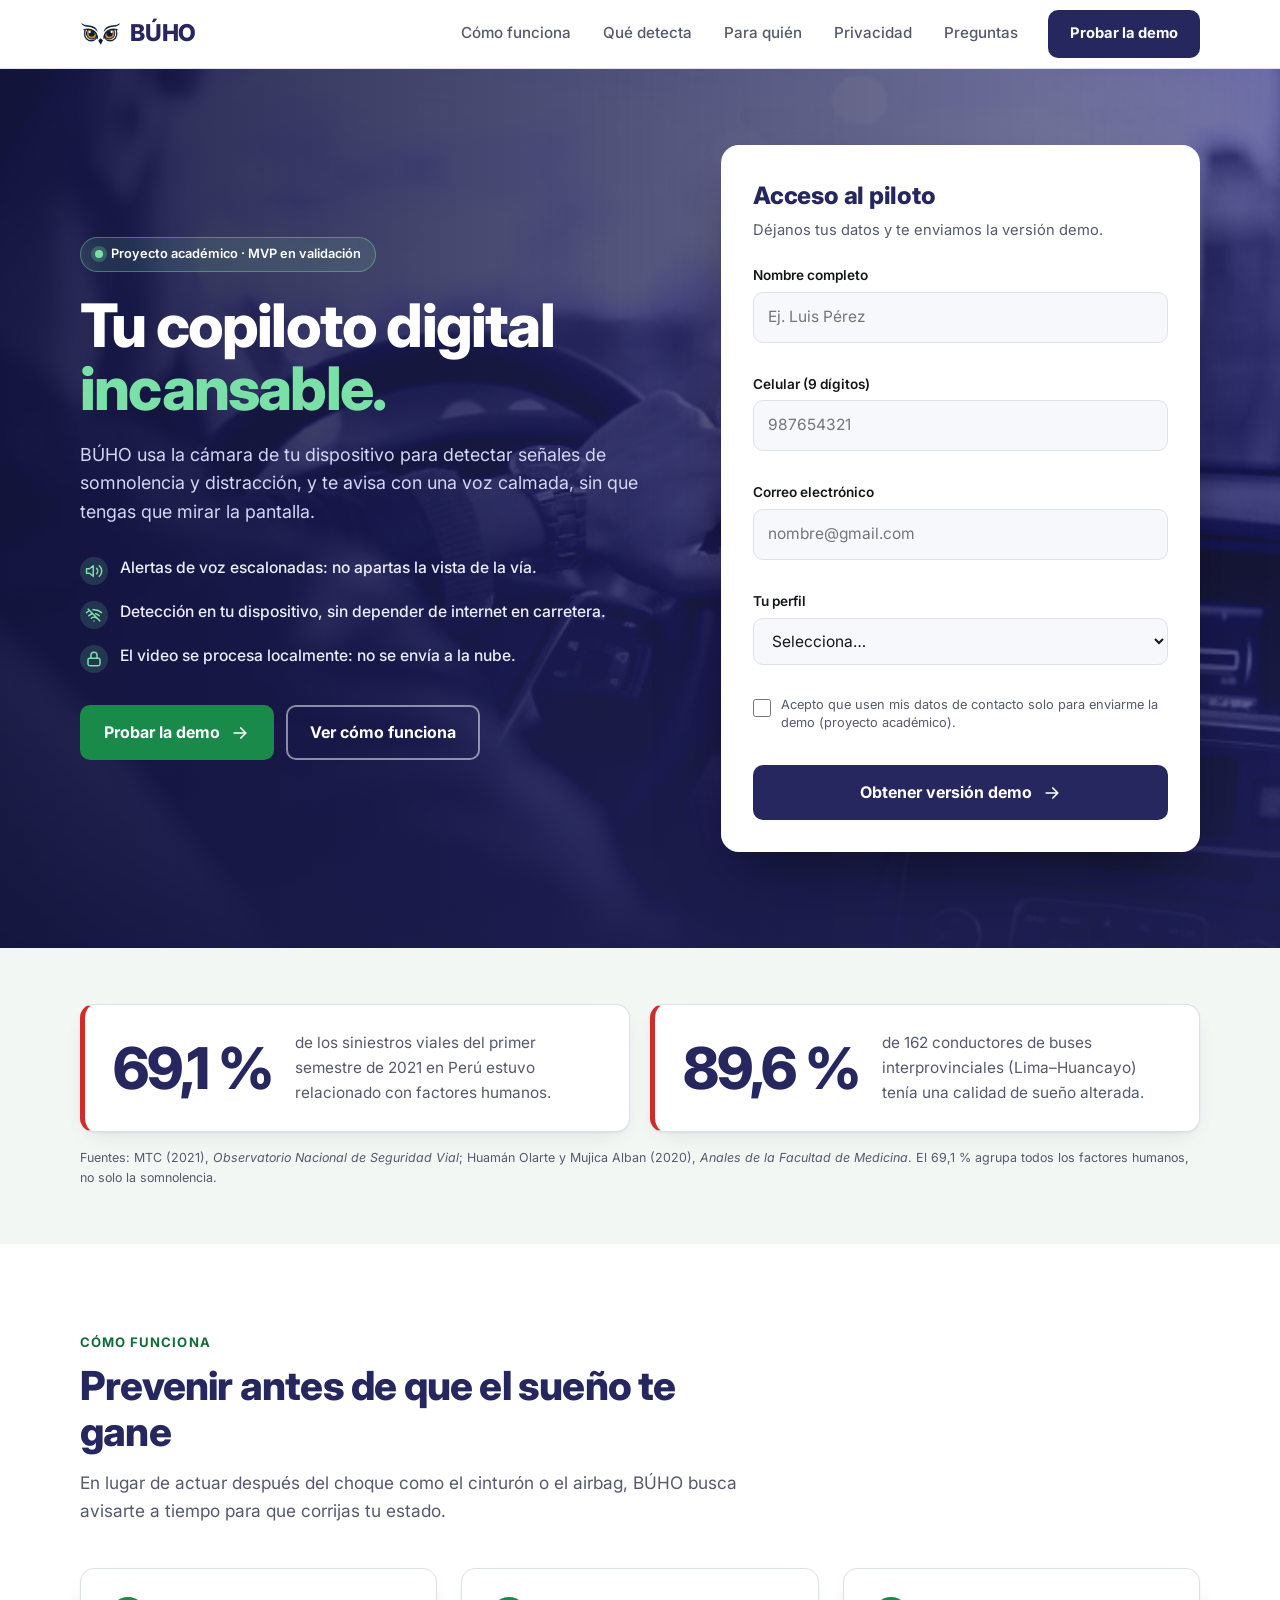
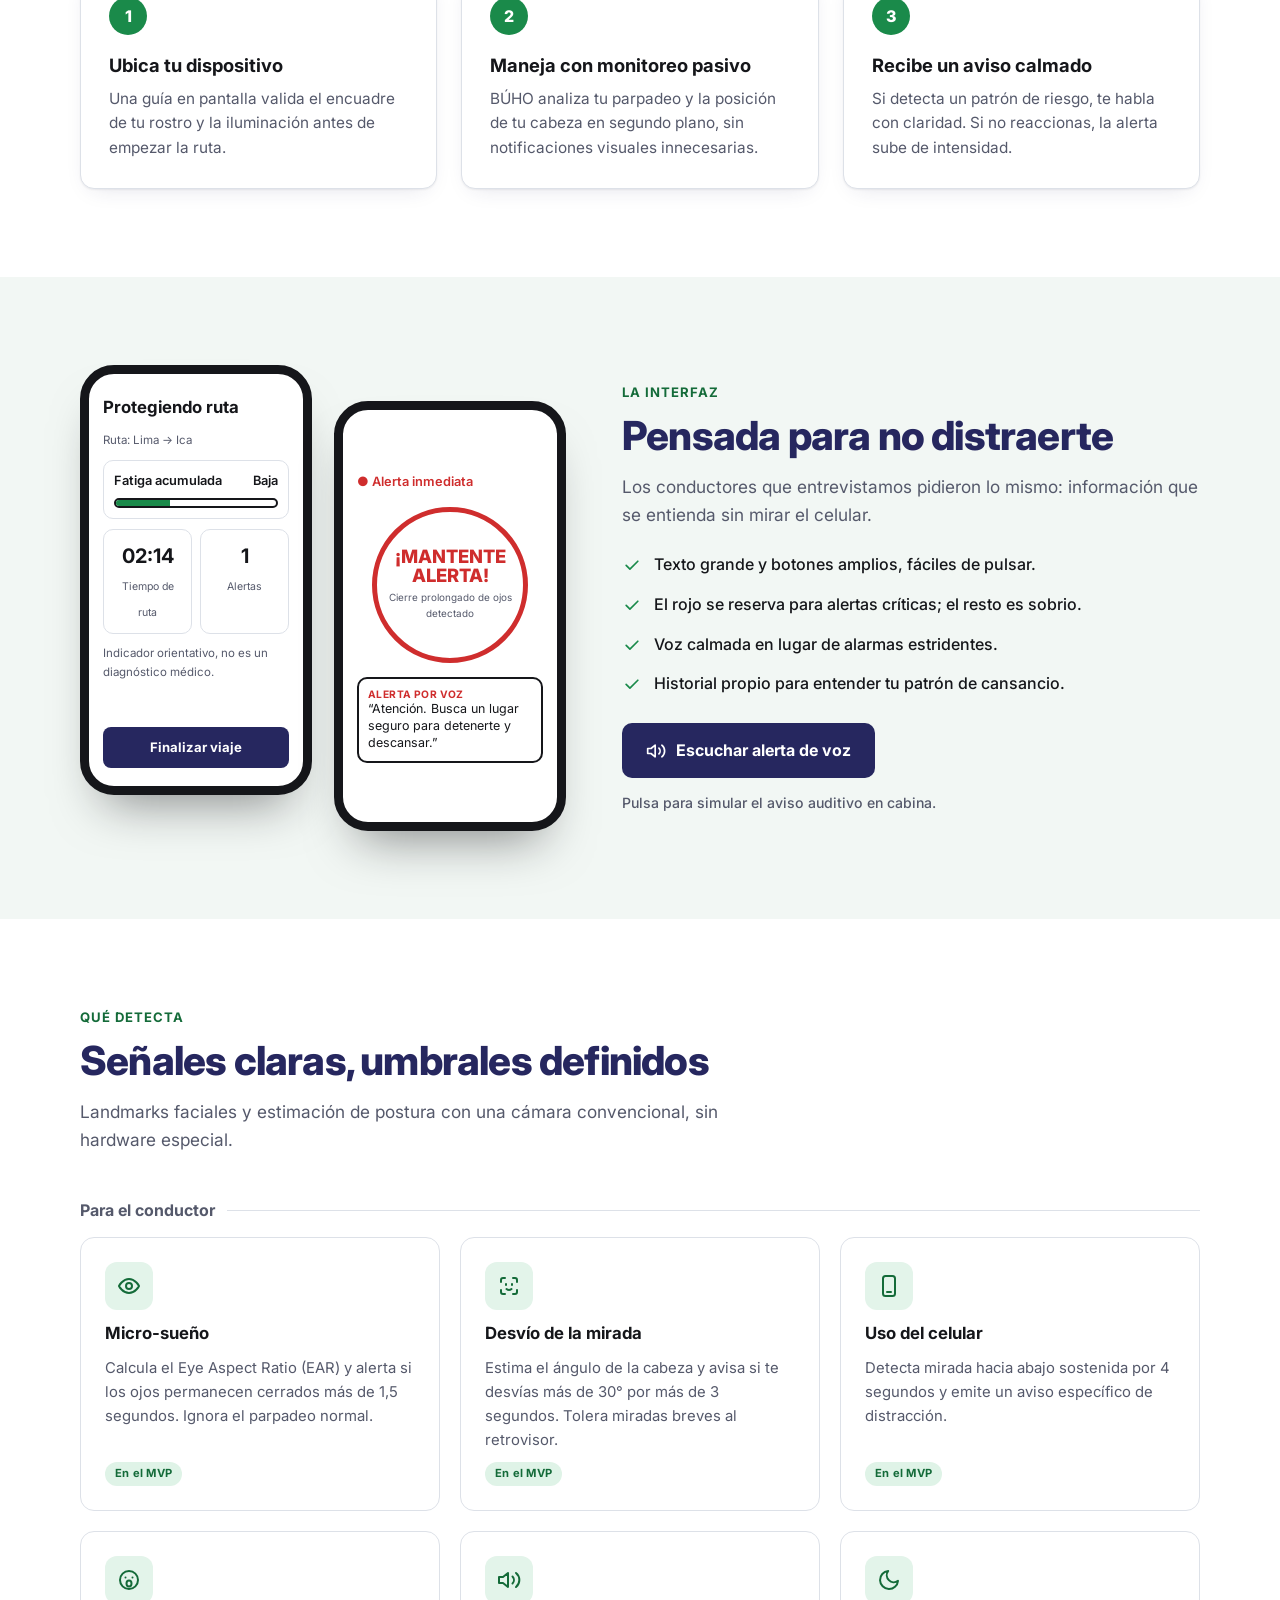
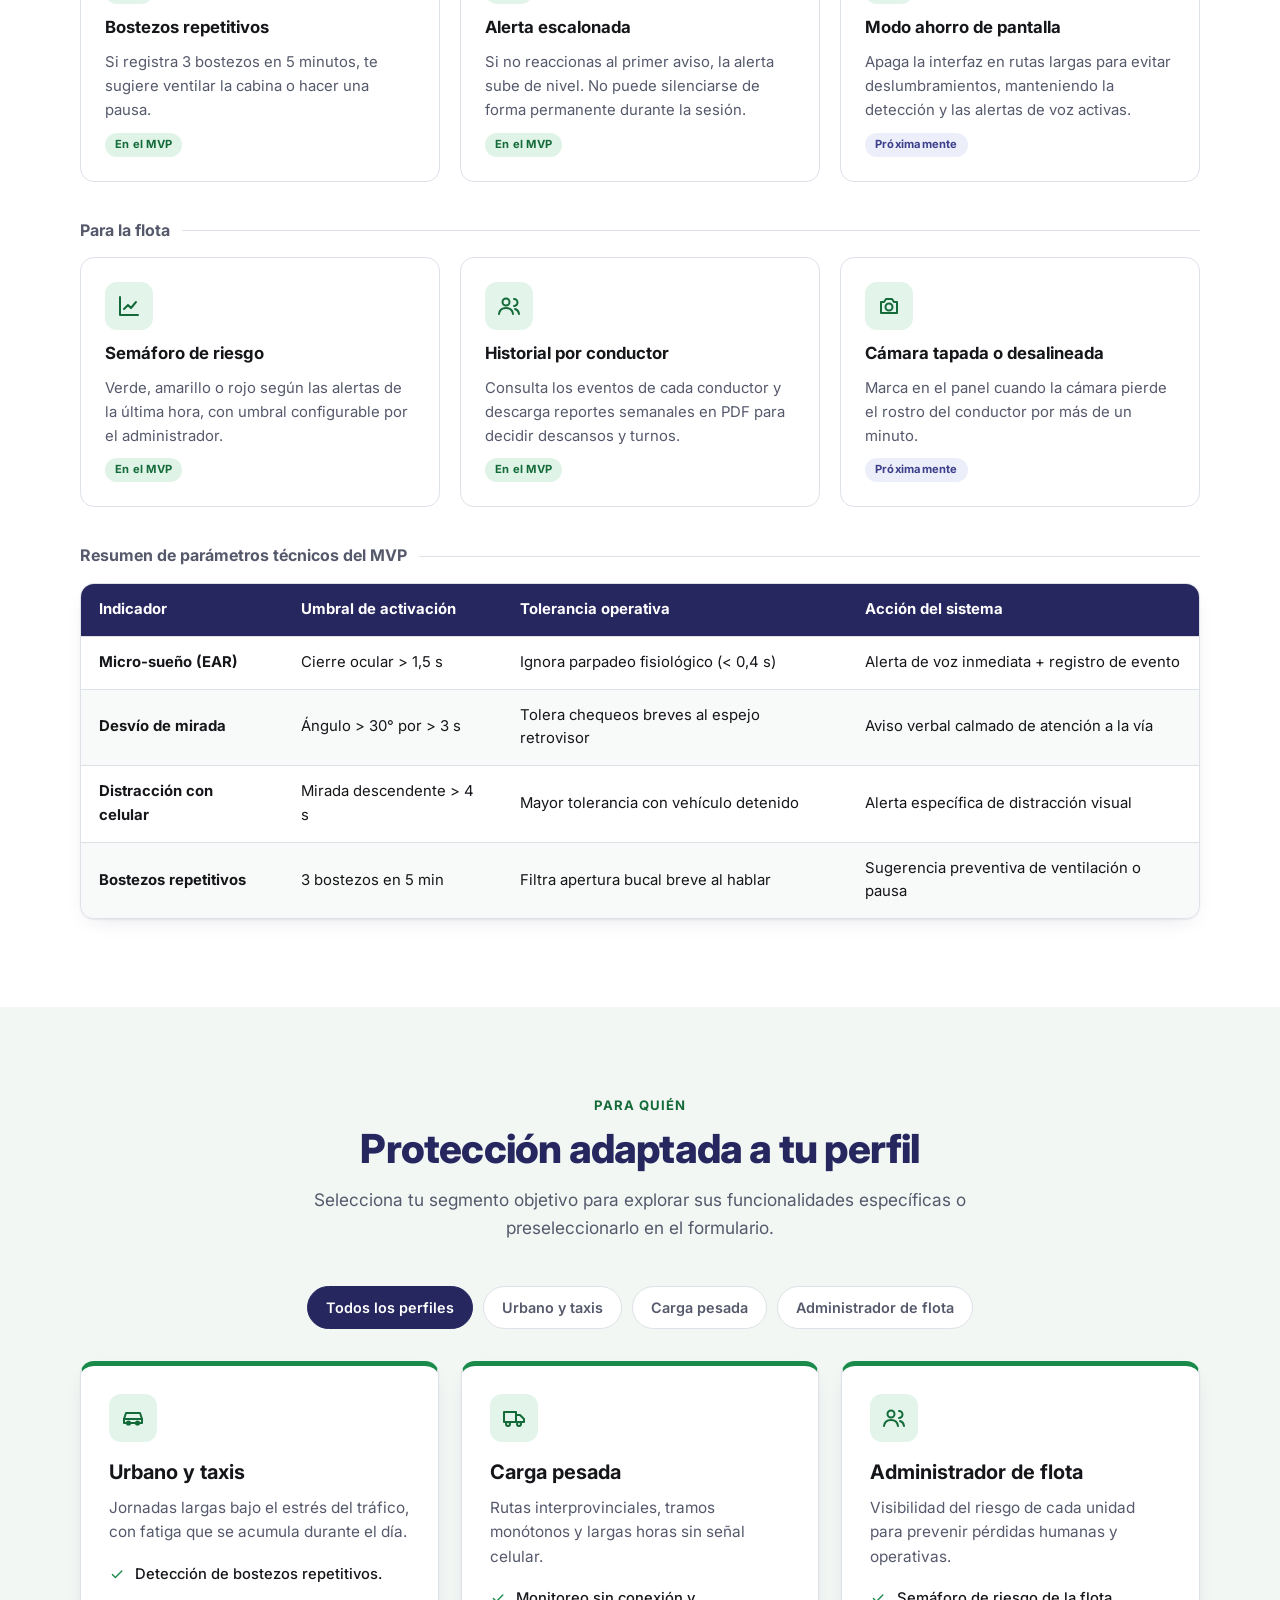
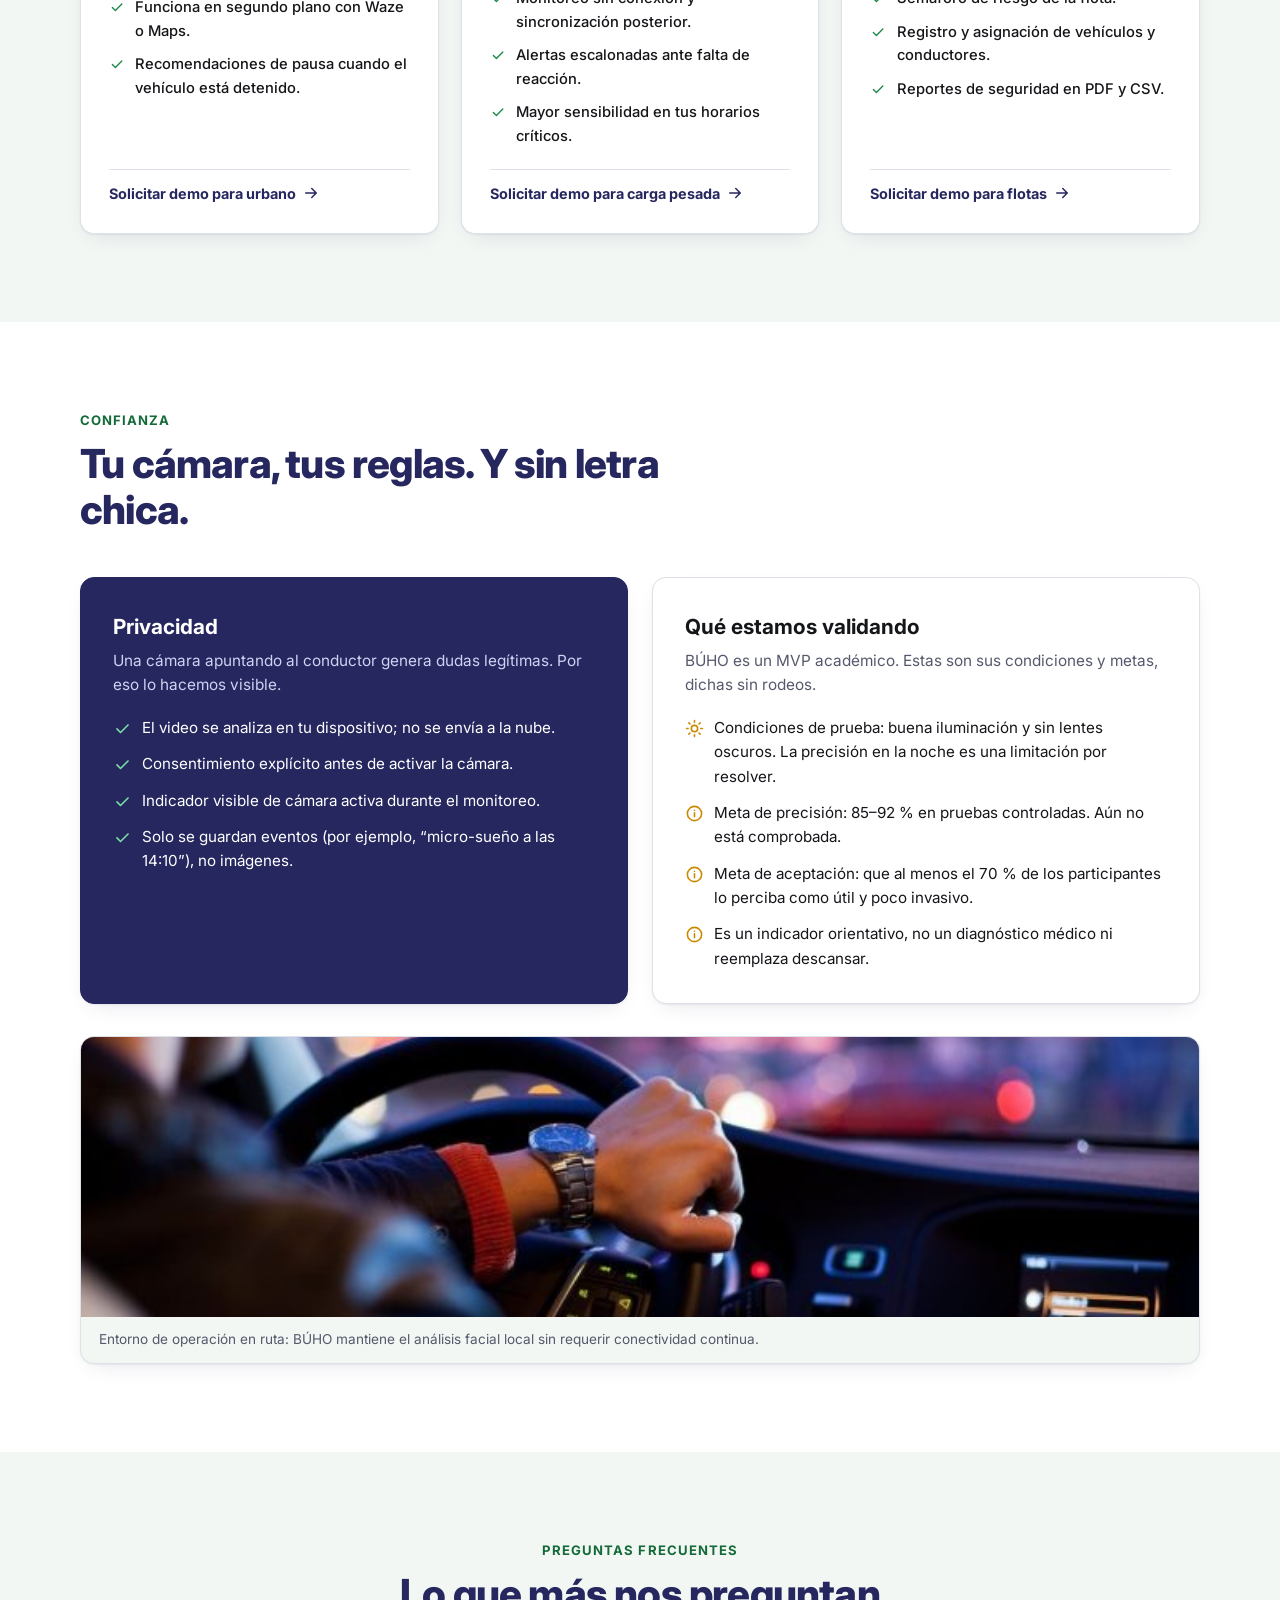
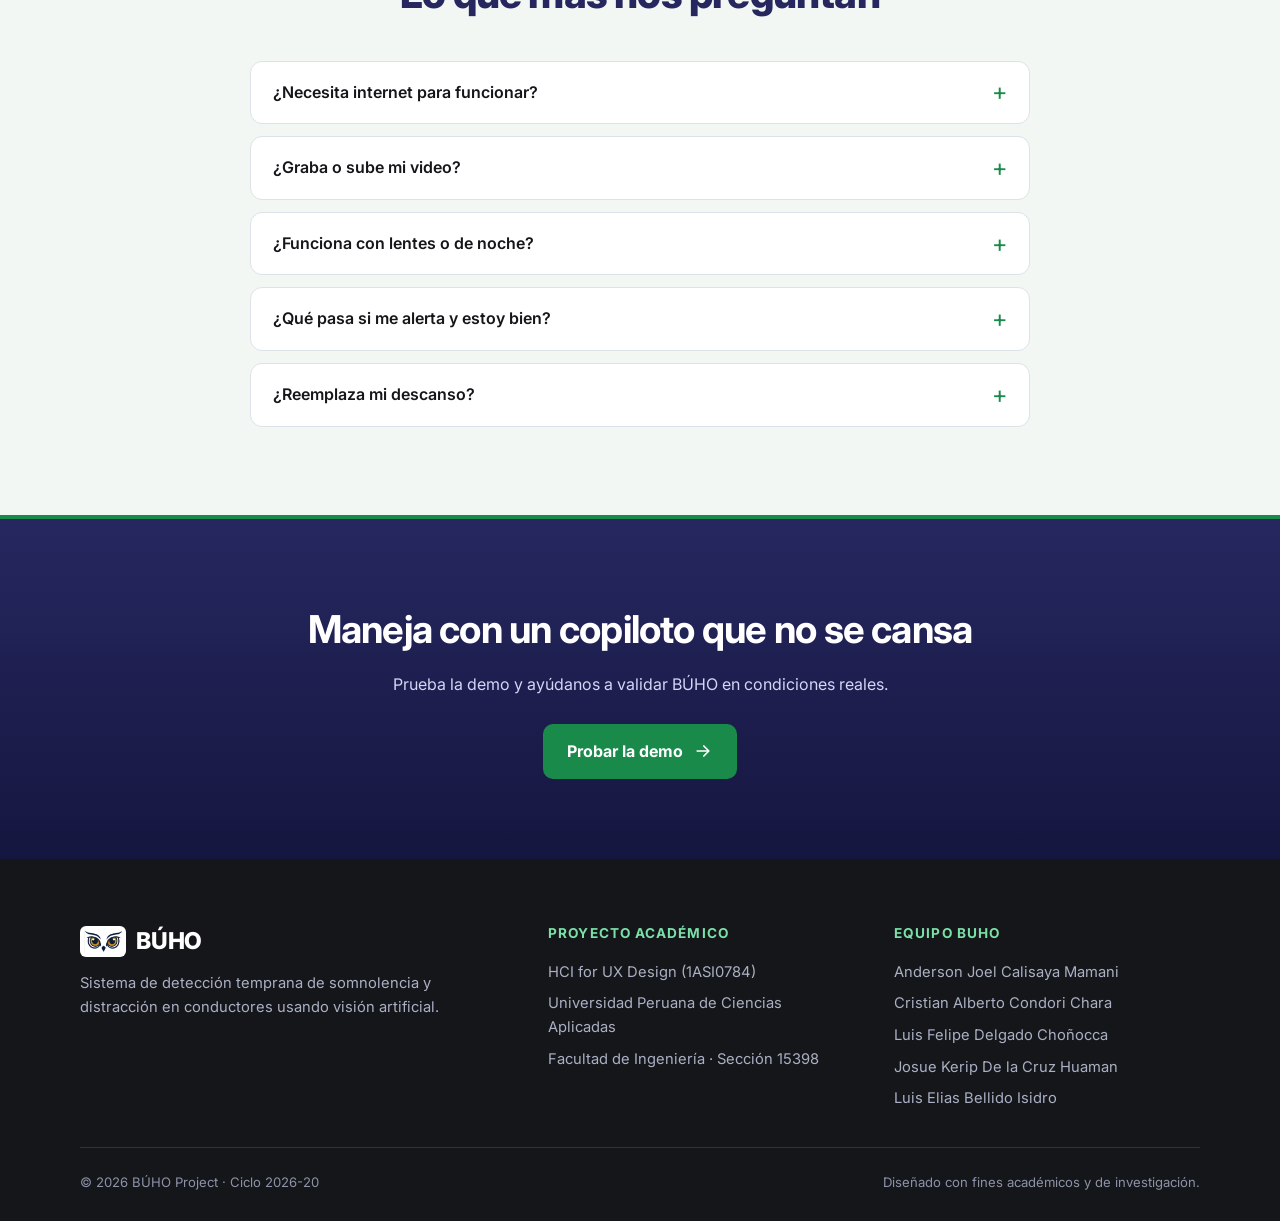
<file: index.html>
<!DOCTYPE html>
<html lang="es">
<head>
  <meta charset="UTF-8">
  <meta name="viewport" content="width=device-width, initial-scale=1.0">
  <title>BÚHO | Tu copiloto digital incansable</title>
  <meta name="description" content="BÚHO detecta señales de somnolencia y distracción con la cámara de tu dispositivo y te avisa con una alerta de voz calmada, sin que apartes la vista de la vía.">
  <meta name="author" content="Equipo Galácticos - UPC (1ASI0784)">

  <link rel="preconnect" href="https://fonts.googleapis.com">
  <link rel="preconnect" href="https://fonts.gstatic.com" crossorigin>
  <link href="https://fonts.googleapis.com/css2?family=Inter:wght@400;500;600;700;800&display=swap" rel="stylesheet">

  <!-- Separación de estilos en hoja externa (CSS3 Best Practices) -->
  <link rel="icon" href="favicon.ico" type="image/x-icon">
  <link rel="stylesheet" href="css/styles.css">
</head>
<body>
  <a class="skip" href="#contenido">Saltar al contenido</a>

  <!-- Sprite de iconos SVG reutilizables -->
  <svg class="svg-sprite" width="0" height="0" aria-hidden="true">
    <defs>
      <symbol id="i-eye" viewBox="0 0 24 24"><path d="M2 12s3.5-7 10-7 10 7 10 7-3.5 7-10 7S2 12 2 12z"/><circle cx="12" cy="12" r="3"/></symbol>
      <symbol id="i-face" viewBox="0 0 24 24"><path d="M4 8V6a2 2 0 0 1 2-2h2M16 4h2a2 2 0 0 1 2 2v2M20 16v2a2 2 0 0 1-2 2h-2M8 20H6a2 2 0 0 1-2-2v-2"/><path d="M9 10v1M15 10v1M9.5 15c1.5 1.2 3.5 1.2 5 0"/></symbol>
      <symbol id="i-phone" viewBox="0 0 24 24"><rect x="6" y="2" width="12" height="20" rx="2.5"/><path d="M10 18h4"/></symbol>
      <symbol id="i-yawn" viewBox="0 0 24 24"><circle cx="12" cy="12" r="9"/><path d="M8.5 9.5h.01M15.5 9.5h.01"/><ellipse cx="12" cy="15.5" rx="2.5" ry="3"/></symbol>
      <symbol id="i-voice" viewBox="0 0 24 24"><path d="M11 5 6 9H2v6h4l5 4V5z"/><path d="M15.5 8.5a5 5 0 0 1 0 7M19 5a9 9 0 0 1 0 14"/></symbol>
      <symbol id="i-lock" viewBox="0 0 24 24"><rect x="4" y="11" width="16" height="10" rx="2"/><path d="M8 11V7a4 4 0 0 1 8 0v4"/></symbol>
      <symbol id="i-wifi-off" viewBox="0 0 24 24"><path d="M2 2l20 20M8.5 16.4a5 5 0 0 1 7 0M2 8.8a15 15 0 0 1 4.2-2.7M10.7 5.1A15 15 0 0 1 22 8.8M5 12.9a10 10 0 0 1 5.2-2.7M14 10.3a10 10 0 0 1 5 2.6"/><path d="M12 20h.01"/></symbol>
      <symbol id="i-moon" viewBox="0 0 24 24"><path d="M21 12.8A9 9 0 1 1 11.2 3a7 7 0 0 0 9.8 9.8z"/></symbol>
      <symbol id="i-chart" viewBox="0 0 24 24"><path d="M3 3v18h18"/><path d="m7 15 4-4 3 3 5-6"/></symbol>
      <symbol id="i-clock" viewBox="0 0 24 24"><circle cx="12" cy="12" r="9"/><path d="M12 7v5l3 2"/></symbol>
      <symbol id="i-camera" viewBox="0 0 24 24"><path d="M4 8h3l2-3h6l2 3h3v11H4z"/><circle cx="12" cy="13" r="3.5"/></symbol>
      <symbol id="i-car" viewBox="0 0 24 24"><path d="M3 17v-4l2-6h14l2 6v4z"/><path d="M3 13h18"/><circle cx="7.5" cy="17" r="1.6"/><circle cx="16.5" cy="17" r="1.6"/></symbol>
      <symbol id="i-truck" viewBox="0 0 24 24"><path d="M2 6h12v10H2zM14 9h4l4 4v3h-8"/><circle cx="6" cy="18" r="2"/><circle cx="17" cy="18" r="2"/></symbol>
      <symbol id="i-users" viewBox="0 0 24 24"><circle cx="9" cy="8" r="3.5"/><path d="M2 20c.5-4 3.5-6 7-6s6.5 2 7 6M17 5a3.5 3.5 0 0 1 0 7M22 20c-.3-2.5-1.7-4.3-4-5"/></symbol>
      <symbol id="i-check" viewBox="0 0 24 24"><path d="m5 12.5 4.5 4.5L19 7.5"/></symbol>
      <symbol id="i-info" viewBox="0 0 24 24"><circle cx="12" cy="12" r="9"/><path d="M12 11v5M12 8h.01"/></symbol>
      <symbol id="i-arrow" viewBox="0 0 24 24"><path d="M5 12h14M13 6l6 6-6 6"/></symbol>
      <symbol id="i-menu" viewBox="0 0 24 24"><path d="M4 7h16M4 12h16M4 17h16"/></symbol>
      <symbol id="i-sun" viewBox="0 0 24 24"><circle cx="12" cy="12" r="4"/><path d="M12 2v2M12 20v2M2 12h2M20 12h2M4.9 4.9l1.4 1.4M17.7 17.7l1.4 1.4M4.9 19.1l1.4-1.4M17.7 6.3l1.4-1.4"/></symbol>
    </defs>
  </svg>

  <header>
    <div class="wrap barra">
      <a class="marca" href="#inicio" aria-label="BÚHO, ir al inicio">
        <img src="assets/images/logo-buho.png" alt="Logotipo de BÚHO" width="40" height="26"> BÚHO
      </a>
      <button class="burger" id="burger" type="button" aria-expanded="false" aria-controls="menu" aria-label="Abrir menú">
        <svg class="ico" aria-hidden="true"><use href="#i-menu"/></svg>
      </button>
      <nav class="menu" id="menu" aria-label="Navegación principal">
        <a href="#como-funciona">Cómo funciona</a>
        <a href="#deteccion">Qué detecta</a>
        <a href="#para-quien">Para quién</a>
        <a href="#privacidad">Privacidad</a>
        <a href="#faq">Preguntas</a>
        <a class="btn btn-primario" href="#registro">Probar la demo</a>
      </nav>
    </div>
  </header>

  <main id="contenido">
    <!-- ====== HERO === -->
    <section class="hero" id="inicio" aria-labelledby="titulo-hero">
      <div class="wrap hero-grid">
        <div>
          <p class="etiqueta"><span class="punto" aria-hidden="true"></span> Proyecto académico · MVP en validación</p>
          <h1 id="titulo-hero">Tu copiloto digital <em>incansable.</em></h1>
          <p class="lead">BÚHO usa la cámara de tu dispositivo para detectar señales de somnolencia y distracción, y te avisa con una voz calmada, sin que tengas que mirar la pantalla.</p>

          <ul class="puntos-clave">
            <li><svg class="ico" aria-hidden="true"><use href="#i-voice"/></svg> Alertas de voz escalonadas: no apartas la vista de la vía.</li>
            <li><svg class="ico" aria-hidden="true"><use href="#i-wifi-off"/></svg> Detección en tu dispositivo, sin depender de internet en carretera.</li>
            <li><svg class="ico" aria-hidden="true"><use href="#i-lock"/></svg> El video se procesa localmente: no se envía a la nube.</li>
          </ul>

          <div class="hero-acciones">
            <a class="btn btn-verde" href="#registro">Probar la demo <svg class="ico" aria-hidden="true"><use href="#i-arrow"/></svg></a>
            <a class="btn btn-borde" href="#como-funciona">Ver cómo funciona</a>
          </div>
        </div>

        <!-- Formulario -->
        <aside class="form-card" id="registro" aria-labelledby="titulo-form">
          <form id="form-demo" novalidate>
            <fieldset class="form-fieldset">
              <legend id="titulo-form">Acceso al piloto</legend>
              <p class="sub">Déjanos tus datos y te enviamos la versión demo.</p>

              <div class="campo" id="c-nombre">
                <label for="nombre">Nombre completo</label>
                <input id="nombre" name="nombre" type="text" autocomplete="name" placeholder="Ej. Luis Pérez" minlength="2" required aria-describedby="e-nombre">
                <p class="err" id="e-nombre" aria-live="polite"></p>
              </div>
              <div class="campo" id="c-cel">
                <label for="cel">Celular (9 dígitos)</label>
                <input id="cel" name="cel" type="tel" inputmode="numeric" autocomplete="tel-national" placeholder="987654321" maxlength="9" pattern="9[0-9]8" required aria-describedby="e-cel">
                <p class="err" id="e-cel" aria-live="polite"></p>
              </div>
              <div class="campo" id="c-correo">
                <label for="correo">Correo electrónico</label>
                <input id="correo" name="correo" type="email" autocomplete="email" placeholder="nombre@gmail.com" required aria-describedby="e-correo">
                <p class="err" id="e-correo" aria-live="polite"></p>
              </div>
              <div class="campo" id="c-perfil">
                <label for="perfil">Tu perfil</label>
                <select id="perfil" name="perfil" required aria-describedby="e-perfil">
                  <option value="" selected disabled>Selecciona…</option>
                  <option value="urbano">Conductor urbano (particular o taxi)</option>
                  <option value="pesada">Carga pesada o interprovincial</option>
                  <option value="gestor">Gerente o administrador de flota</option>
                </select>
                <p class="err" id="e-perfil" aria-live="polite"></p>
              </div>
              <label class="acepto" id="c-acepto" for="acepto">
                <input type="checkbox" id="acepto" name="acepto" required aria-describedby="e-acepto">
                <span>Acepto que usen mis datos de contacto solo para enviarme la demo (proyecto académico).</span>
              </label>
              <p class="err" id="e-acepto" aria-live="polite"></p>

              <button type="submit" class="btn btn-primario btn-bloque">Obtener versión demo <svg class="ico" aria-hidden="true"><use href="#i-arrow"/></svg></button>
            </fieldset>
          </form>

          <div class="exito" id="exito" hidden>
            <svg class="ico" aria-hidden="true"><use href="#i-check"/></svg>
            <h2>¡Registro listo!</h2>
            <p id="exito-texto">Gracias, <b id="exito-nombre"></b>. Este es un demo académico: tus datos no se enviaron a ningún servidor.</p>
            <div class="exito-acciones">
              <a class="btn btn-primario" id="btn-descarga" href="https://www.figma.com/design/aOCbZjoe7BdxFTgxPzazMA/Prototipo-de-BUHO?node-id=0-1&t=YXYy5a5cdmF1ODlB-1" target="_blank" rel="noopener noreferrer">Explorar prototipo en Figma <svg class="ico" aria-hidden="true"><use href="#i-arrow"/></svg></a>
              <button type="button" class="btn-link" id="btn-reiniciar">Registrar otro perfil</button>
            </div>
          </div>
        </aside>
      </div>
    </section>

    <!--  CIFRAS  -->
    <section class="cifras" aria-label="Estadísticas de seguridad vial en Perú">
      <div class="wrap">
        <div class="cifras-grid">
          <div class="cifra reveal">
            <strong>69,1 %</strong>
            <p>de los siniestros viales del primer semestre de 2021 en Perú estuvo relacionado con factores humanos.</p>
          </div>
          <div class="cifra reveal">
            <strong>89,6 %</strong>
            <p>de 162 conductores de buses interprovinciales (Lima–Huancayo) tenía una calidad de sueño alterada.</p>
          </div>
        </div>
        <p class="fuente">Fuentes: MTC (2021), <cite>Observatorio Nacional de Seguridad Vial</cite>; Huamán Olarte y Mujica Alban (2020), <cite>Anales de la Facultad de Medicina</cite>. El 69,1 % agrupa todos los factores humanos, no solo la somnolencia.</p>
      </div>
    </section>

    <!-- ==== COMO FUNCIONA ======== -->
    <section id="como-funciona" aria-labelledby="t-como">
      <div class="wrap">
        <div class="cab-seccion">
          <p class="sobre">Cómo funciona</p>
          <h2 class="titulo" id="t-como">Prevenir antes de que el sueño te gane</h2>
          <p class="intro">En lugar de actuar después del choque como el cinturón o el airbag, BÚHO busca avisarte a tiempo para que corrijas tu estado.</p>
        </div>
        <ol class="pasos">
          <li class="paso reveal">
            <h3>Ubica tu dispositivo</h3>
            <p>Una guía en pantalla valida el encuadre de tu rostro y la iluminación antes de empezar la ruta.</p>
          </li>
          <li class="paso reveal">
            <h3>Maneja con monitoreo pasivo</h3>
            <p>BÚHO analiza tu parpadeo y la posición de tu cabeza en segundo plano, sin notificaciones visuales innecesarias.</p>
          </li>
          <li class="paso reveal">
            <h3>Recibe un aviso calmado</h3>
            <p>Si detecta un patrón de riesgo, te habla con claridad. Si no reaccionas, la alerta sube de intensidad.</p>
          </li>
        </ol>
      </div>
    </section>

    <!-- ===== PANTALLAS ======= -->
    <section class="pantallas" aria-labelledby="t-pant">
      <div class="wrap pantallas-grid">
        <figure class="telefonos reveal" aria-labelledby="fig-pantallas">
          <div class="tel" aria-hidden="true">
            <h4>Protegiendo ruta</h4>
            <small>Ruta: Lima → Ica</small>
            <div class="t-card">
              <div class="t-fila"><span>Fatiga acumulada</span><span>Baja</span></div>
              <div class="t-barra"><i></i></div>
            </div>
            <div class="t-metricas">
              <div class="t-card"><strong>02:14</strong><span>Tiempo de ruta</span></div>
              <div class="t-card"><strong>1</strong><span>Alertas</span></div>
            </div>
            <small>Indicador orientativo, no es un diagnóstico médico.</small>
            <div class="t-btn">Finalizar viaje</div>
          </div>
          <div class="tel t-alerta" aria-hidden="true">
            <div class="t-fila"><span class="t-estado-alerta">● Alerta inmediata</span></div>
            <div class="t-circulo"><strong>¡MANTENTE ALERTA!</strong><small>Cierre prolongado de ojos detectado</small></div>
            <div class="t-voz"><b>ALERTA POR VOZ</b>“Atención. Busca un lugar seguro para detenerte y descansar.”</div>
          </div>
          <figcaption class="sr-only" id="fig-pantallas">Vista comparativa de las pantallas de BÚHO: monitoreo activo de ruta y alerta inmediata por cierre prolongado de ojos.</figcaption>
        </figure>
        <div>
          <p class="sobre">La interfaz</p>
          <h2 class="titulo" id="t-pant">Pensada para no distraerte</h2>
          <p class="intro intro-pantallas">Los conductores que entrevistamos pidieron lo mismo: información que se entienda sin mirar el celular.</p>
          <ul class="lista-tick">
            <li><svg class="ico" aria-hidden="true"><use href="#i-check"/></svg> Texto grande y botones amplios, fáciles de pulsar.</li>
            <li><svg class="ico" aria-hidden="true"><use href="#i-check"/></svg> El rojo se reserva para alertas críticas; el resto es sobrio.</li>
            <li><svg class="ico" aria-hidden="true"><use href="#i-check"/></svg> Voz calmada en lugar de alarmas estridentes.</li>
            <li><svg class="ico" aria-hidden="true"><use href="#i-check"/></svg> Historial propio para entender tu patrón de cansancio.</li>
          </ul>

          <!-- Interacción de prueba de audio/alerta calmada -->
          <div class="demo-voz-box">
            <button type="button" class="btn btn-primario" id="btn-probar-voz">
              <svg class="ico" aria-hidden="true"><use href="#i-voice"/></svg> Escuchar alerta de voz
            </button>
            <p class="voz-estado" id="voz-estado" aria-live="polite">Pulsa para simular el aviso auditivo en cabina.</p>
          </div>
        </div>
      </div>
    </section>

    <!-- ======= QUE DETECTA ======== -->
    <section id="deteccion" aria-labelledby="t-det">
      <div class="wrap">
        <div class="cab-seccion">
          <p class="sobre">Qué detecta</p>
          <h2 class="titulo" id="t-det">Señales claras, umbrales definidos</h2>
          <p class="intro">Landmarks faciales y estimación de postura con una cámara convencional, sin hardware especial.</p>
        </div>

        <h3 class="grupo-titulo">Para el conductor</h3>
        <div class="grid-cards">
          <article class="feature reveal">
            <div class="f-ico"><svg class="ico" aria-hidden="true"><use href="#i-eye"/></svg></div>
            <h3>Micro-sueño</h3>
            <p>Calcula el Eye Aspect Ratio (EAR) y alerta si los ojos permanecen cerrados más de 1,5 segundos. Ignora el parpadeo normal.</p>
            <span class="tag tag-mvp">En el MVP</span>
          </article>
          <article class="feature reveal">
            <div class="f-ico"><svg class="ico" aria-hidden="true"><use href="#i-face"/></svg></div>
            <h3>Desvío de la mirada</h3>
            <p>Estima el ángulo de la cabeza y avisa si te desvías más de 30° por más de 3 segundos. Tolera miradas breves al retrovisor.</p>
            <span class="tag tag-mvp">En el MVP</span>
          </article>
          <article class="feature reveal">
            <div class="f-ico"><svg class="ico" aria-hidden="true"><use href="#i-phone"/></svg></div>
            <h3>Uso del celular</h3>
            <p>Detecta mirada hacia abajo sostenida por 4 segundos y emite un aviso específico de distracción.</p>
            <span class="tag tag-mvp">En el MVP</span>
          </article>
          <article class="feature reveal">
            <div class="f-ico"><svg class="ico" aria-hidden="true"><use href="#i-yawn"/></svg></div>
            <h3>Bostezos repetitivos</h3>
            <p>Si registra 3 bostezos en 5 minutos, te sugiere ventilar la cabina o hacer una pausa.</p>
            <span class="tag tag-mvp">En el MVP</span>
          </article>
          <article class="feature reveal">
            <div class="f-ico"><svg class="ico" aria-hidden="true"><use href="#i-voice"/></svg></div>
            <h3>Alerta escalonada</h3>
            <p>Si no reaccionas al primer aviso, la alerta sube de nivel. No puede silenciarse de forma permanente durante la sesión.</p>
            <span class="tag tag-mvp">En el MVP</span>
          </article>
          <article class="feature reveal">
            <div class="f-ico"><svg class="ico" aria-hidden="true"><use href="#i-moon"/></svg></div>
            <h3>Modo ahorro de pantalla</h3>
            <p>Apaga la interfaz en rutas largas para evitar deslumbramientos, manteniendo la detección y las alertas de voz activas.</p>
            <span class="tag tag-prox">Próximamente</span>
          </article>
        </div>

        <h3 class="grupo-titulo">Para la flota</h3>
        <div class="grid-cards">
          <article class="feature reveal">
            <div class="f-ico"><svg class="ico" aria-hidden="true"><use href="#i-chart"/></svg></div>
            <h3>Semáforo de riesgo</h3>
            <p>Verde, amarillo o rojo según las alertas de la última hora, con umbral configurable por el administrador.</p>
            <span class="tag tag-mvp">En el MVP</span>
          </article>
          <article class="feature reveal">
            <div class="f-ico"><svg class="ico" aria-hidden="true"><use href="#i-users"/></svg></div>
            <h3>Historial por conductor</h3>
            <p>Consulta los eventos de cada conductor y descarga reportes semanales en PDF para decidir descansos y turnos.</p>
            <span class="tag tag-mvp">En el MVP</span>
          </article>
          <article class="feature reveal">
            <div class="f-ico"><svg class="ico" aria-hidden="true"><use href="#i-camera"/></svg></div>
            <h3>Cámara tapada o desalineada</h3>
            <p>Marca en el panel cuando la cámara pierde el rostro del conductor por más de un minuto.</p>
            <span class="tag tag-prox">Próximamente</span>
          </article>
        </div>

        <h3 class="grupo-titulo">Resumen de parámetros técnicos del MVP</h3>
        <div class="tabla-contenedor reveal" role="region" aria-label="Tabla de parámetros y umbrales de detección" tabindex="0">
          <table class="tabla-datos">
            <thead>
              <tr>
                <th scope="col">Indicador</th>
                <th scope="col">Umbral de activación</th>
                <th scope="col">Tolerancia operativa</th>
                <th scope="col">Acción del sistema</th>
              </tr>
            </thead>
            <tbody>
              <tr>
                <td><strong>Micro-sueño (EAR)</strong></td>
                <td>Cierre ocular &gt; 1,5 s</td>
                <td>Ignora parpadeo fisiológico (&lt; 0,4 s)</td>
                <td>Alerta de voz inmediata + registro de evento</td>
              </tr>
              <tr>
                <td><strong>Desvío de mirada</strong></td>
                <td>Ángulo &gt; 30° por &gt; 3 s</td>
                <td>Tolera chequeos breves al espejo retrovisor</td>
                <td>Aviso verbal calmado de atención a la vía</td>
              </tr>
              <tr>
                <td><strong>Distracción con celular</strong></td>
                <td>Mirada descendente &gt; 4 s</td>
                <td>Mayor tolerancia con vehículo detenido</td>
                <td>Alerta específica de distracción visual</td>
              </tr>
              <tr>
                <td><strong>Bostezos repetitivos</strong></td>
                <td>3 bostezos en 5 min</td>
                <td>Filtra apertura bucal breve al hablar</td>
                <td>Sugerencia preventiva de ventilación o pausa</td>
              </tr>
            </tbody>
          </table>
        </div>
      </div>
    </section>

    <!-- ==== PARA QUIEN === -->
    <section class="segmentos" id="para-quien" aria-labelledby="t-seg">
      <div class="wrap">
        <div class="cab-seccion centro">
          <p class="sobre">Para quién</p>
          <h2 class="titulo" id="t-seg">Protección adaptada a tu perfil</h2>
          <p class="intro">Selecciona tu segmento objetivo para explorar sus funcionalidades específicas o preseleccionarlo en el formulario.</p>
        </div>

        <!-- Selector interactivo de opciones (Capítulo V - Sección 5.3) -->
        <div class="filtro-segmentos" role="group" aria-label="Filtrar por perfil de usuario">
          <button type="button" class="filtro-btn activo" data-seg="todos" aria-pressed="true">Todos los perfiles</button>
          <button type="button" class="filtro-btn" data-seg="urbano" aria-pressed="false">Urbano y taxis</button>
          <button type="button" class="filtro-btn" data-seg="pesada" aria-pressed="false">Carga pesada</button>
          <button type="button" class="filtro-btn" data-seg="gestor" aria-pressed="false">Administrador de flota</button>
        </div>

        <div class="seg-grid" id="seg-grid">
          <article class="seg reveal" data-perfil="urbano">
            <div class="f-ico"><svg class="ico" aria-hidden="true"><use href="#i-car"/></svg></div>
            <h3>Urbano y taxis</h3>
            <p>Jornadas largas bajo el estrés del tráfico, con fatiga que se acumula durante el día.</p>
            <ul>
              <li><svg class="ico" aria-hidden="true"><use href="#i-check"/></svg> Detección de bostezos repetitivos.</li>
              <li><svg class="ico" aria-hidden="true"><use href="#i-check"/></svg> Funciona en segundo plano con Waze o Maps.</li>
              <li><svg class="ico" aria-hidden="true"><use href="#i-check"/></svg> Recomendaciones de pausa cuando el vehículo está detenido.</li>
            </ul>
            <a href="#registro" class="seg-cta" data-select-perfil="urbano">Solicitar demo para urbano <svg class="ico" aria-hidden="true"><use href="#i-arrow"/></svg></a>
          </article>
          <article class="seg reveal" data-perfil="pesada">
            <div class="f-ico"><svg class="ico" aria-hidden="true"><use href="#i-truck"/></svg></div>
            <h3>Carga pesada</h3>
            <p>Rutas interprovinciales, tramos monótonos y largas horas sin señal celular.</p>
            <ul>
              <li><svg class="ico" aria-hidden="true"><use href="#i-check"/></svg> Monitoreo sin conexión y sincronización posterior.</li>
              <li><svg class="ico" aria-hidden="true"><use href="#i-check"/></svg> Alertas escalonadas ante falta de reacción.</li>
              <li><svg class="ico" aria-hidden="true"><use href="#i-check"/></svg> Mayor sensibilidad en tus horarios críticos.</li>
            </ul>
            <a href="#registro" class="seg-cta" data-select-perfil="pesada">Solicitar demo para carga pesada <svg class="ico" aria-hidden="true"><use href="#i-arrow"/></svg></a>
          </article>
          <article class="seg reveal" data-perfil="gestor">
            <div class="f-ico"><svg class="ico" aria-hidden="true"><use href="#i-users"/></svg></div>
            <h3>Administrador de flota</h3>
            <p>Visibilidad del riesgo de cada unidad para prevenir pérdidas humanas y operativas.</p>
            <ul>
              <li><svg class="ico" aria-hidden="true"><use href="#i-check"/></svg> Semáforo de riesgo de la flota.</li>
              <li><svg class="ico" aria-hidden="true"><use href="#i-check"/></svg> Registro y asignación de vehículos y conductores.</li>
              <li><svg class="ico" aria-hidden="true"><use href="#i-check"/></svg> Reportes de seguridad en PDF y CSV.</li>
            </ul>
            <a href="#registro" class="seg-cta" data-select-perfil="gestor">Solicitar demo para flotas <svg class="ico" aria-hidden="true"><use href="#i-arrow"/></svg></a>
          </article>
        </div>
      </div>
    </section>

    <!-- ==== PRIVACIDAD Y TRANSPARENCIA ====== -->
    <section id="privacidad" aria-labelledby="t-priv">
      <div class="wrap">
        <div class="cab-seccion">
          <p class="sobre">Confianza</p>
          <h2 class="titulo" id="t-priv">Tu cámara, tus reglas. Y sin letra chica.</h2>
        </div>
        <div class="dos-col">
          <article class="panel oscuro reveal">
            <h3>Privacidad</h3>
            <p>Una cámara apuntando al conductor genera dudas legítimas. Por eso lo hacemos visible.</p>
            <ul>
              <li><svg class="ico" aria-hidden="true"><use href="#i-check"/></svg> El video se analiza en tu dispositivo; no se envía a la nube.</li>
              <li><svg class="ico" aria-hidden="true"><use href="#i-check"/></svg> Consentimiento explícito antes de activar la cámara.</li>
              <li><svg class="ico" aria-hidden="true"><use href="#i-check"/></svg> Indicador visible de cámara activa durante el monitoreo.</li>
              <li><svg class="ico" aria-hidden="true"><use href="#i-check"/></svg> Solo se guardan eventos (por ejemplo, “micro-sueño a las 14:10”), no imágenes.</li>
            </ul>
          </article>
          <article class="panel reveal">
            <h3>Qué estamos validando</h3>
            <p>BÚHO es un MVP académico. Estas son sus condiciones y metas, dichas sin rodeos.</p>
            <ul>
              <li><svg class="ico" aria-hidden="true"><use href="#i-sun"/></svg> Condiciones de prueba: buena iluminación y sin lentes oscuros. La precisión en la noche es una limitación por resolver.</li>
              <li><svg class="ico" aria-hidden="true"><use href="#i-info"/></svg> Meta de precisión: 85–92 % en pruebas controladas. Aún no está comprobada.</li>
              <li><svg class="ico" aria-hidden="true"><use href="#i-info"/></svg> Meta de aceptación: que al menos el 70 % de los participantes lo perciba como útil y poco invasivo.</li>
              <li><svg class="ico" aria-hidden="true"><use href="#i-info"/></svg> Es un indicador orientativo, no un diagnóstico médico ni reemplaza descansar.</li>
            </ul>
          </article>
        </div>

        <!-- Recurso gráfico responsivo con etiqueta HTML5 <picture> -->
        <figure class="contexto-visual reveal">
          <picture>
            <source media="(min-width: 768px)" srcset="assets/images/fondo.jpg">
            <img src="assets/images/fondo.jpg" alt="Entorno de conducción asistida en carretera donde opera el monitoreo preventivo BÚHO" width="700" height="467" loading="lazy">
          </picture>
          <figcaption>Entorno de operación en ruta: BÚHO mantiene el análisis facial local sin requerir conectividad continua.</figcaption>
        </figure>
      </div>
    </section>

    <!-- = FAQ == -->
    <section id="faq" class="seccion-faq" aria-labelledby="t-faq">
      <div class="wrap">
        <div class="cab-seccion centro">
          <p class="sobre">Preguntas frecuentes</p>
          <h2 class="titulo" id="t-faq">Lo que más nos preguntan</h2>
        </div>
        <div class="faq">
          <details>
            <summary>¿Necesita internet para funcionar?</summary>
            <p>No para detectar ni para alertar: el análisis ocurre en tu dispositivo. Los eventos se guardan localmente y se sincronizan cuando recuperas conexión.</p>
          </details>
          <details>
            <summary>¿Graba o sube mi video?</summary>
            <p>No. La cámara se usa para analizar tu rostro en tiempo real y el video no se envía a la nube. Lo que se guarda son eventos, como la hora y el tipo de alerta.</p>
          </details>
          <details>
            <summary>¿Funciona con lentes o de noche?</summary>
            <p>En el MVP medimos la caída de precisión con luz diurna, luz artificial, lentes transparentes y lentes oscuros. Con lentes oscuros o poca luz puede fallar, y es una limitación que estamos documentando.</p>
          </details>
          <details>
            <summary>¿Qué pasa si me alerta y estoy bien?</summary>
            <p>Puedes ajustar el tipo de alerta y el volumen. Las alertas por somnolencia no se pueden silenciar de forma permanente durante una sesión activa, por seguridad.</p>
          </details>
          <details>
            <summary>¿Reemplaza mi descanso?</summary>
            <p>No. BÚHO es un apoyo para detectar señales tempranas, no un diagnóstico médico. Si estás cansado, detente en un lugar seguro.</p>
          </details>
        </div>
      </div>
    </section>

    <!-- == CTA FINAL ====== -->
    <section class="cta-final" aria-labelledby="t-cta">
      <div class="wrap">
        <h2 id="t-cta">Maneja con un copiloto que no se cansa</h2>
        <p>Prueba la demo y ayúdanos a validar BÚHO en condiciones reales.</p>
        <a class="btn btn-verde" href="#registro">Probar la demo <svg class="ico" aria-hidden="true"><use href="#i-arrow"/></svg></a>
      </div>
    </section>
  </main>

  <footer>
    <div class="wrap">
      <div class="footer-grid">
        <div>
          <div class="marca"><img src="assets/images/logo-buho.png" alt="Logotipo de BÚHO" width="40" height="26"> BÚHO</div>
          <p>Sistema de detección temprana de somnolencia y distracción en conductores usando visión artificial.</p>
        </div>
        <div>
          <h4>Proyecto académico</h4>
          <ul>
            <li>HCI for UX Design (1ASI0784)</li>
            <li>Universidad Peruana de Ciencias Aplicadas</li>
            <li>Facultad de Ingeniería · Sección 15398</li>
          </ul>
        </div>
        <div>
          <h4>Equipo BUHO</h4>
          <ul>
            <li>Anderson Joel Calisaya Mamani</li>
            <li>Cristian Alberto Condori Chara</li>
            <li>Luis Felipe Delgado Choñocca</li>
            <li>Josue Kerip De la Cruz Huaman</li>
            <li>Luis Elias Bellido Isidro</li>
          </ul>
        </div>
      </div>
      <div class="copy">
        <span>© 2026 BÚHO Project · Ciclo 2026-20</span>
        <span>Diseñado con fines académicos y de investigación.</span>
      </div>
    </div>
  </footer>

  <!-- Carga del script externo al final del documento para acelerar el renderizado -->
  <script src="js/main.js"></script>
</body>
</html>
</file>
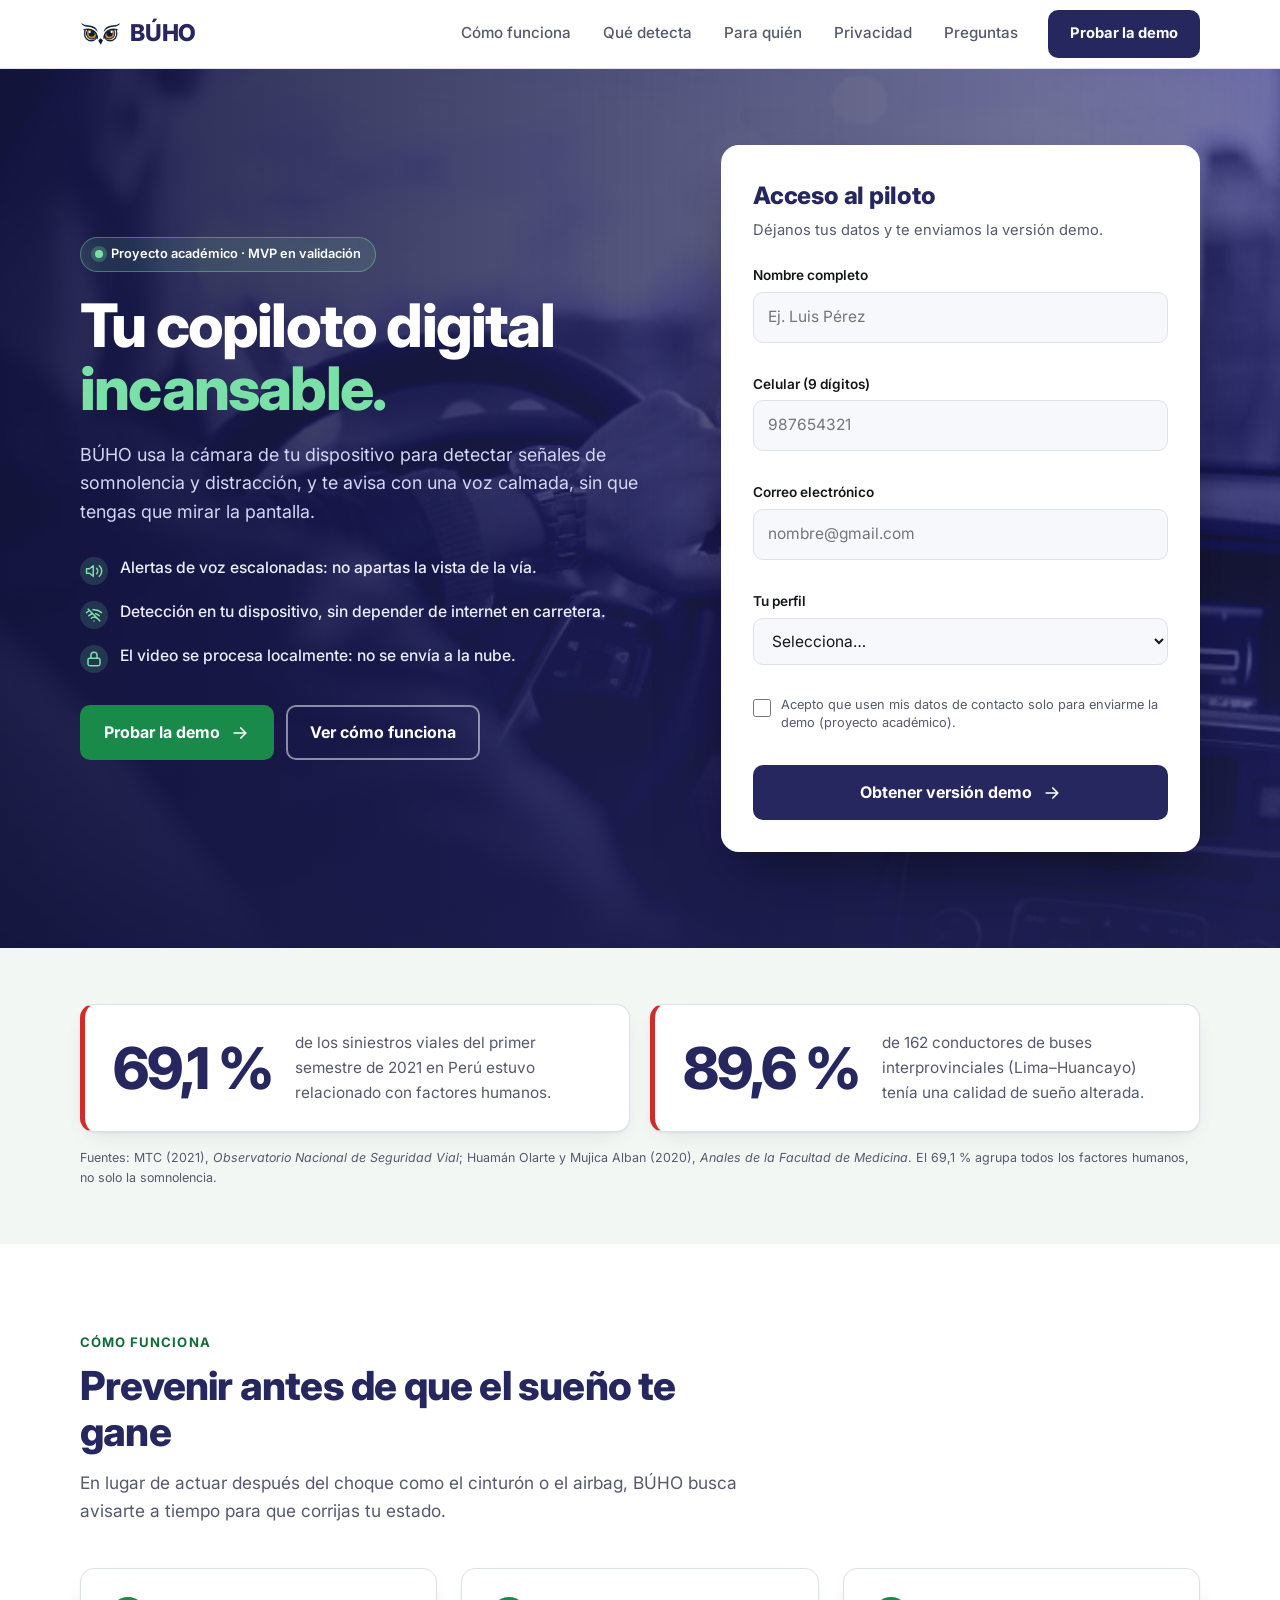
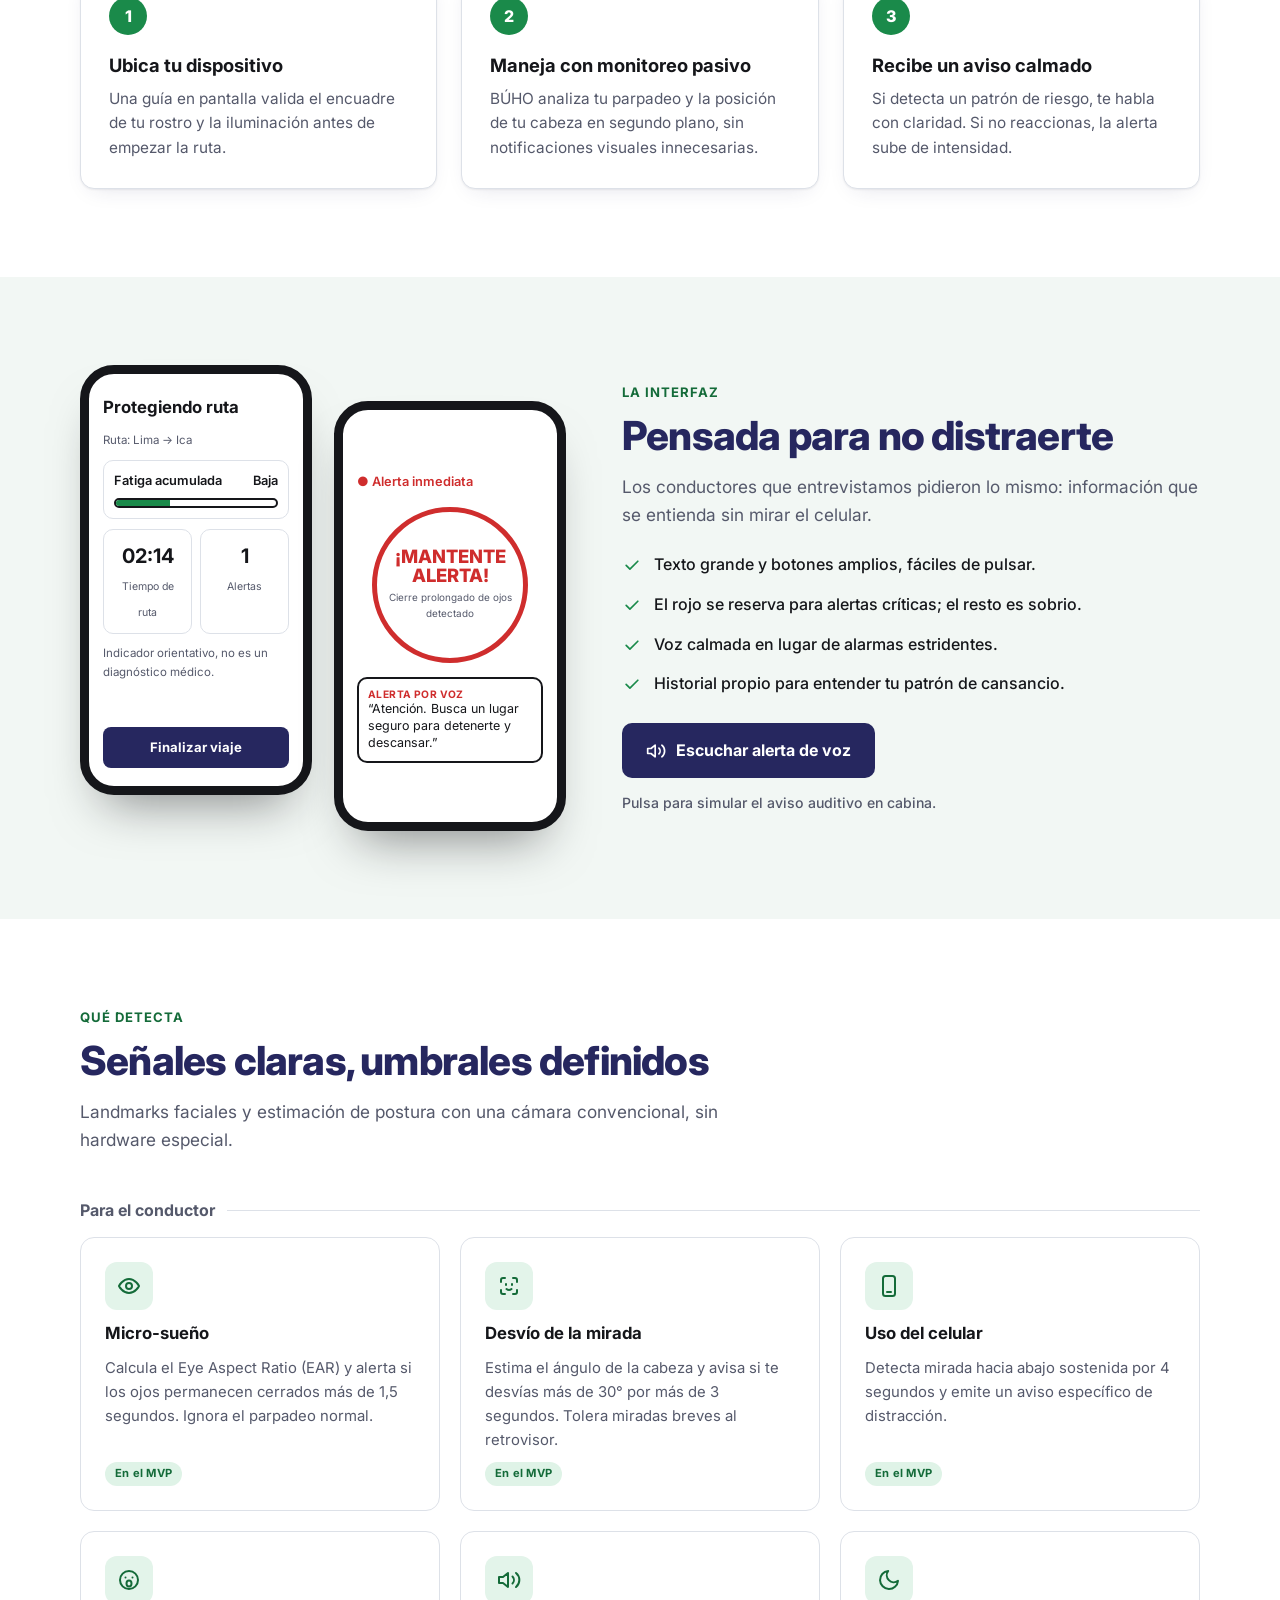
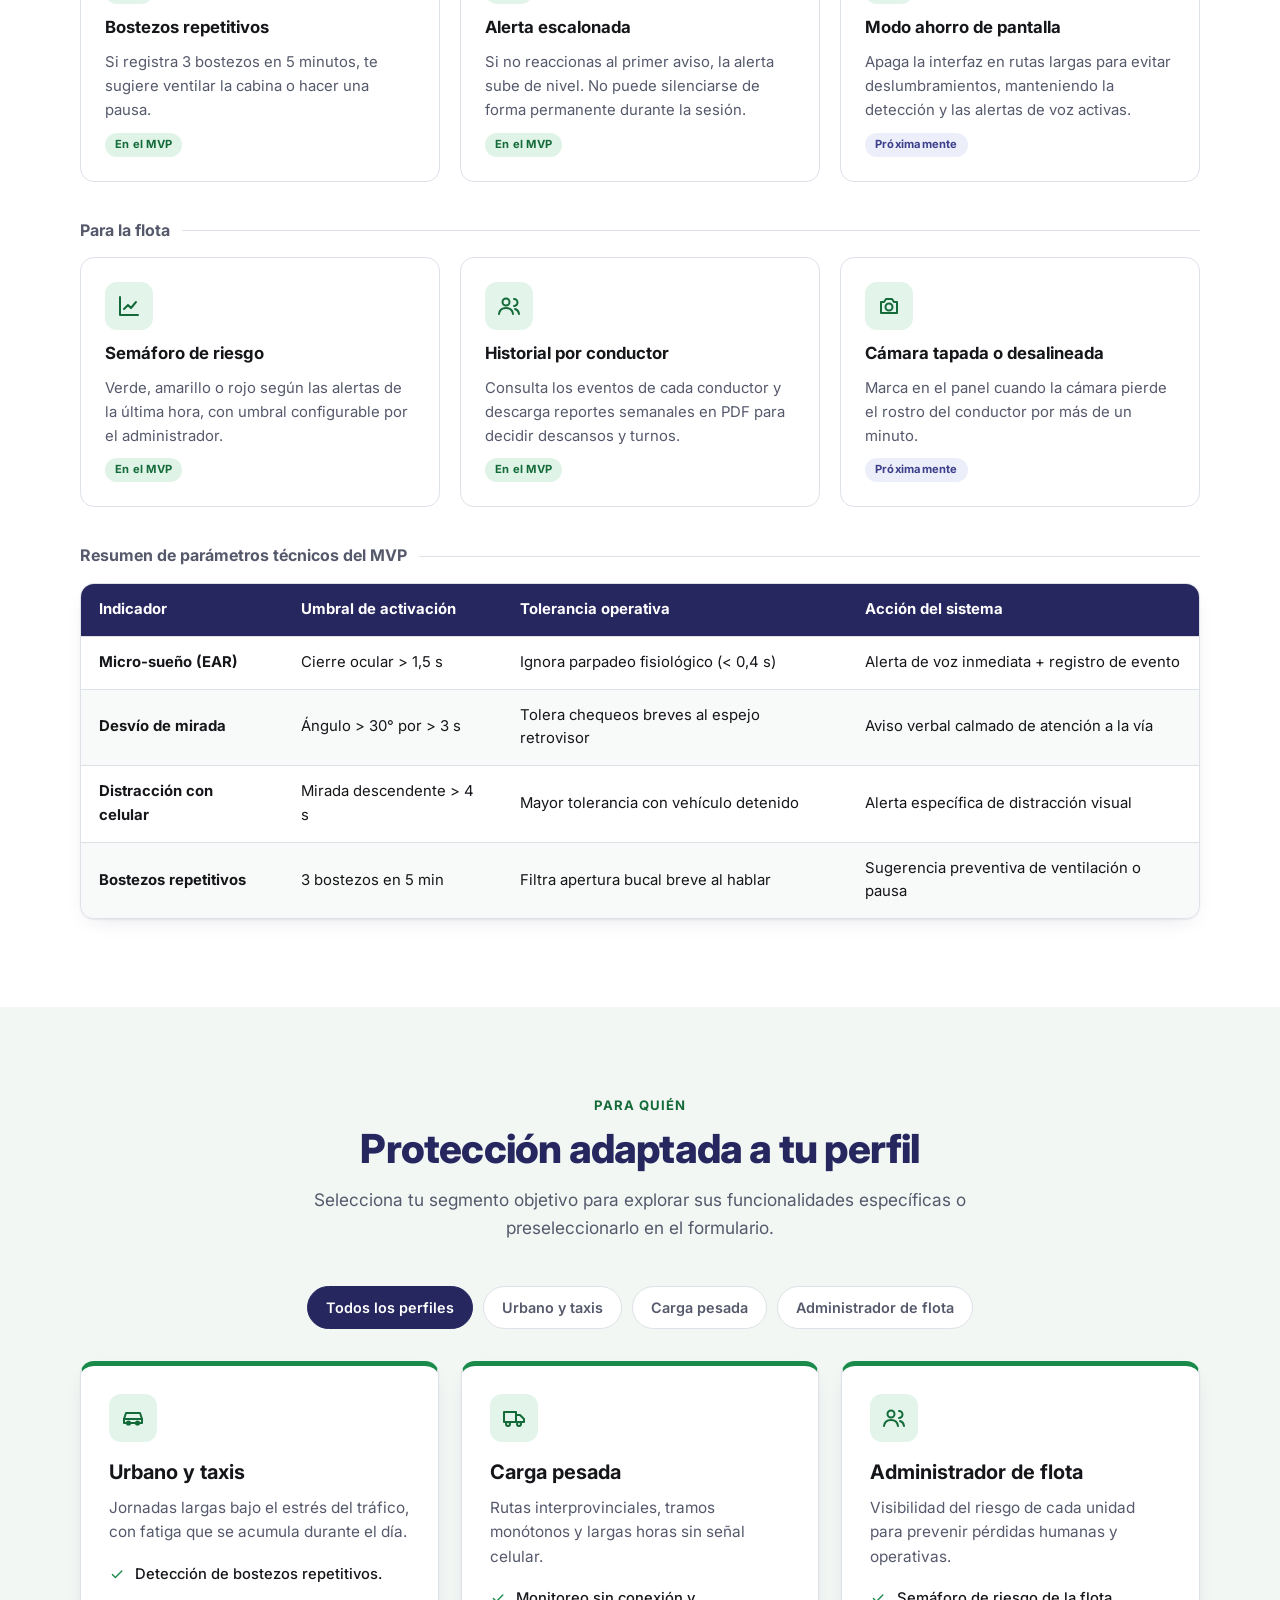
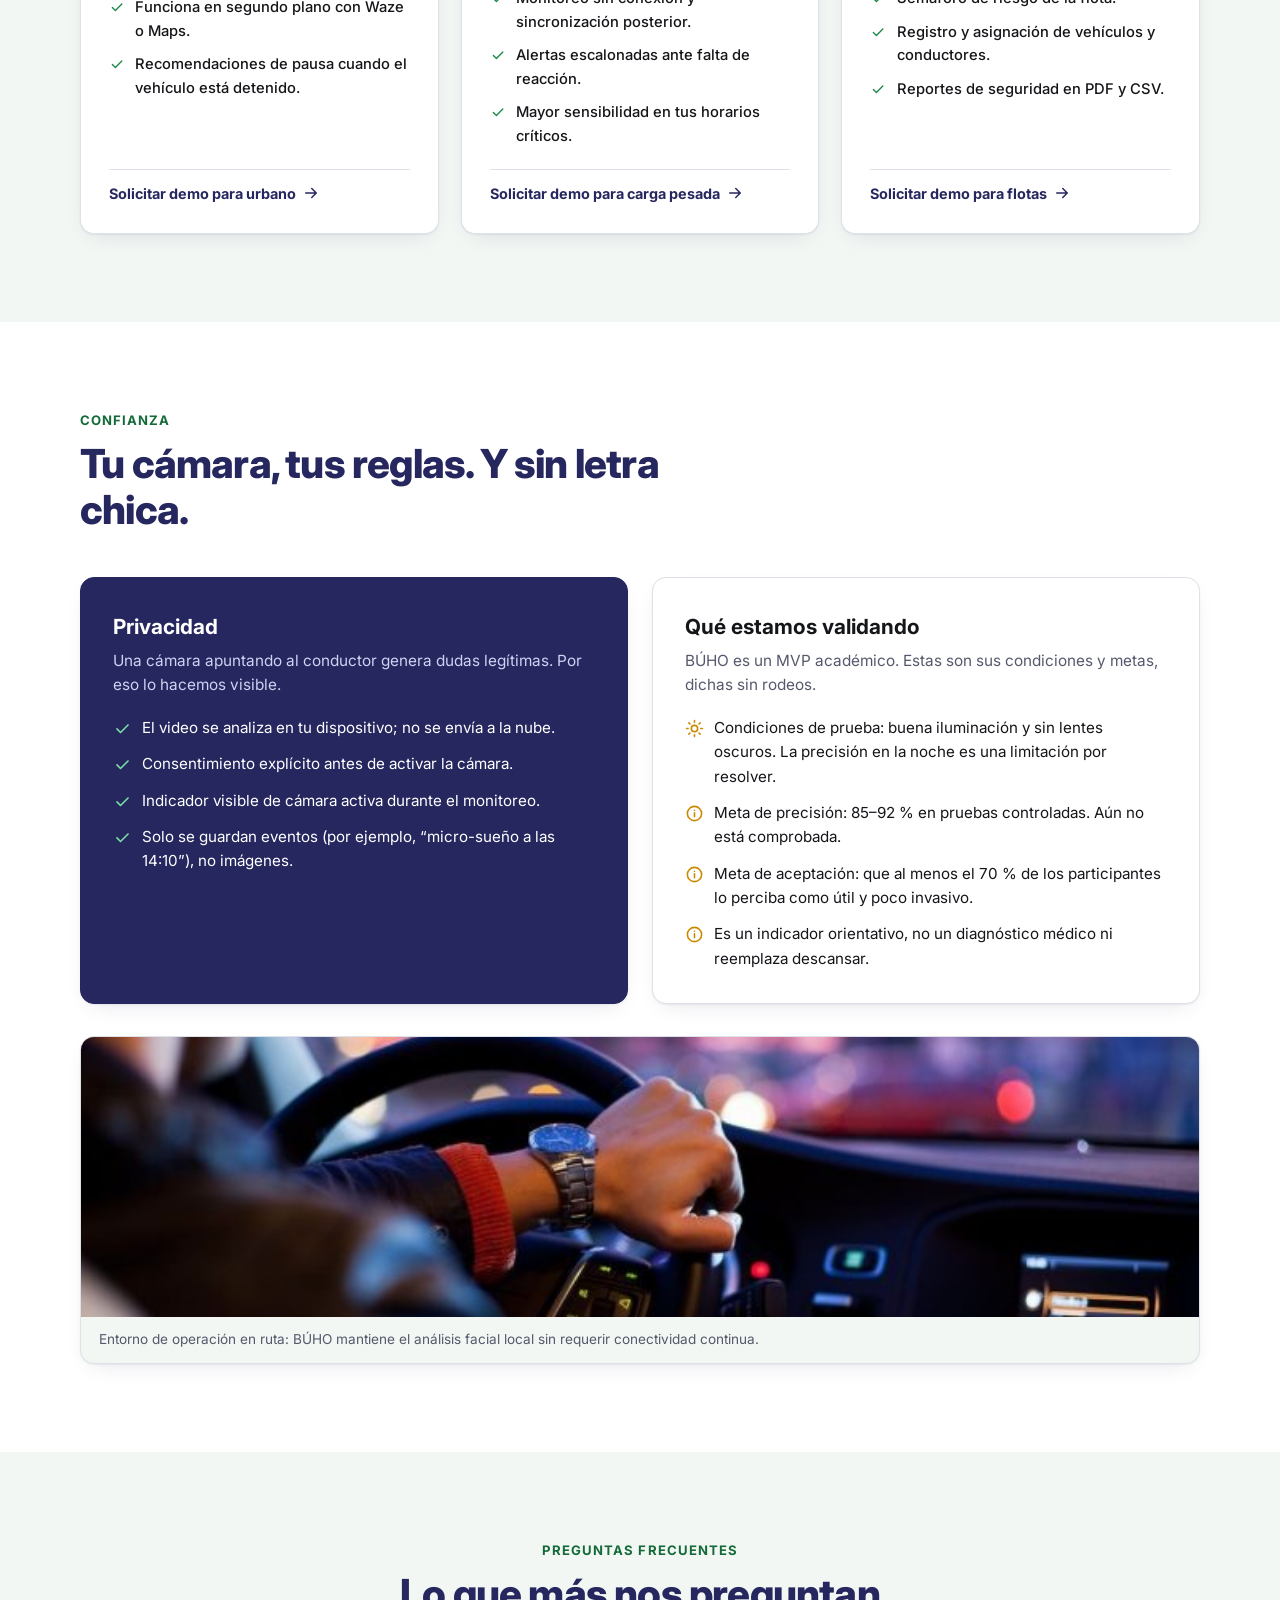
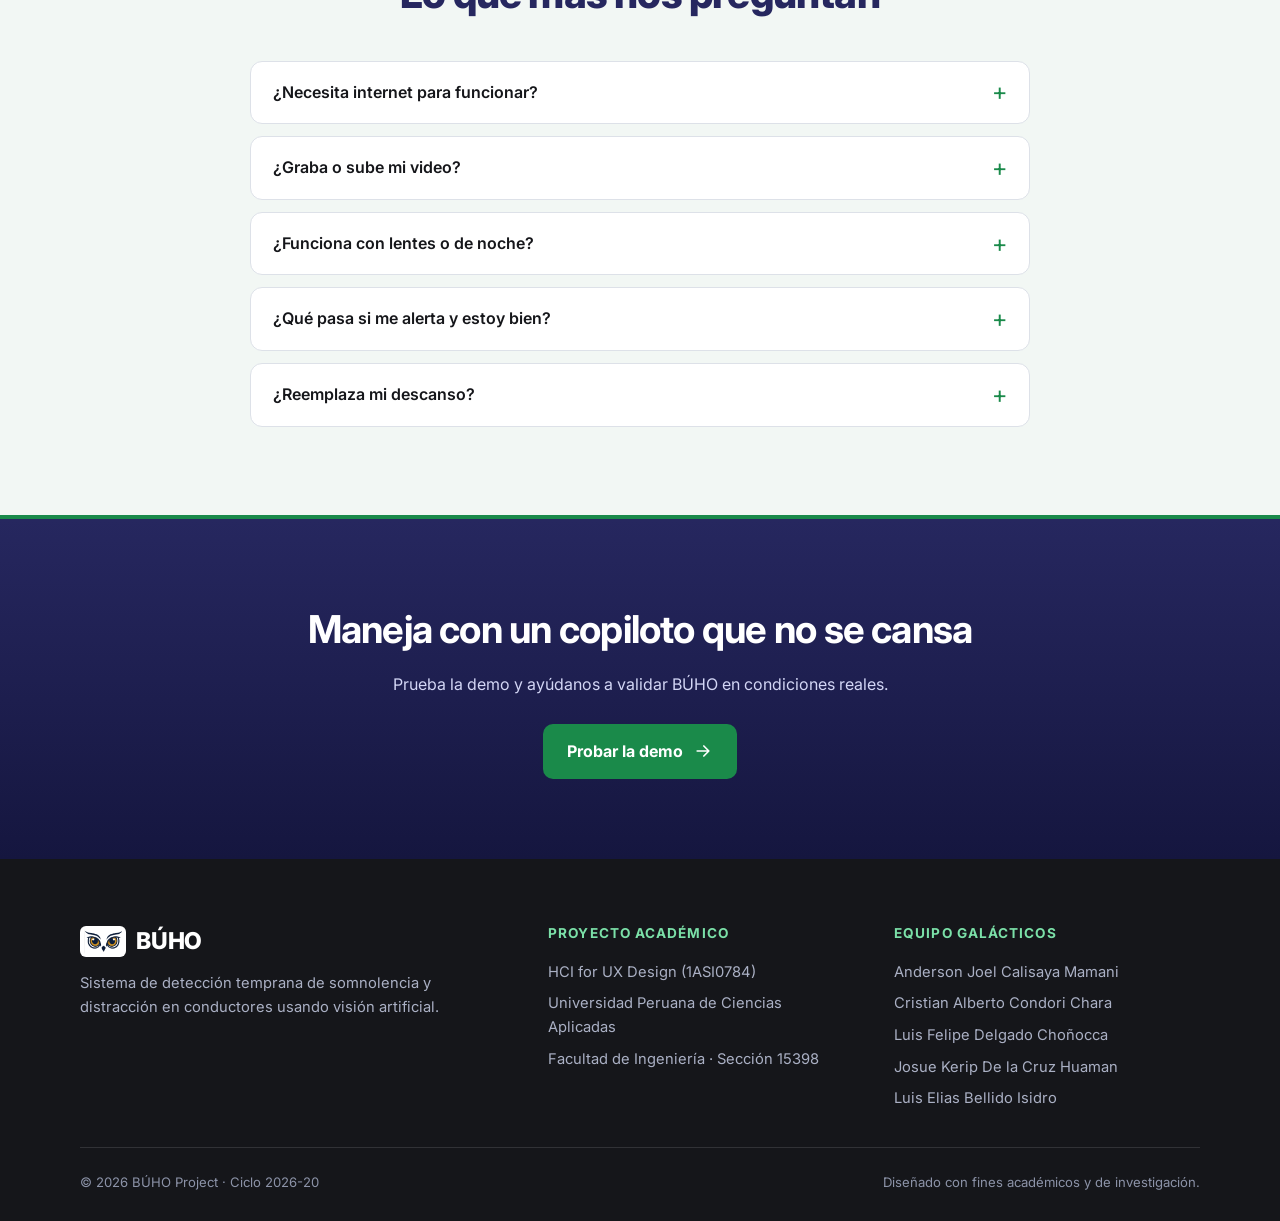
<file: pages/index.html>
<!DOCTYPE html>
<html lang="es">
<head>
  <meta charset="UTF-8">
  <meta name="viewport" content="width=device-width, initial-scale=1.0">
  <title>BÚHO | Tu copiloto digital incansable</title>
  <meta name="description" content="BÚHO detecta señales de somnolencia y distracción con la cámara de tu dispositivo y te avisa con una alerta de voz calmada, sin que apartes la vista de la vía.">
  <meta name="author" content="Equipo Galácticos - UPC (1ASI0784)">

  <link rel="preconnect" href="https://fonts.googleapis.com">
  <link rel="preconnect" href="https://fonts.gstatic.com" crossorigin>
  <link href="https://fonts.googleapis.com/css2?family=Inter:wght@400;500;600;700;800&display=swap" rel="stylesheet">

  <!-- Separación de estilos en hoja externa (CSS3 Best Practices) -->
  <link rel="icon" href="../favicon.ico" type="image/x-icon">
  <link rel="stylesheet" href="../css/styles.css">
</head>
<body>
  <a class="skip" href="#contenido">Saltar al contenido</a>

  <!-- Sprite de iconos SVG reutilizables -->
  <svg class="svg-sprite" width="0" height="0" aria-hidden="true">
    <defs>
      <symbol id="i-eye" viewBox="0 0 24 24"><path d="M2 12s3.5-7 10-7 10 7 10 7-3.5 7-10 7S2 12 2 12z"/><circle cx="12" cy="12" r="3"/></symbol>
      <symbol id="i-face" viewBox="0 0 24 24"><path d="M4 8V6a2 2 0 0 1 2-2h2M16 4h2a2 2 0 0 1 2 2v2M20 16v2a2 2 0 0 1-2 2h-2M8 20H6a2 2 0 0 1-2-2v-2"/><path d="M9 10v1M15 10v1M9.5 15c1.5 1.2 3.5 1.2 5 0"/></symbol>
      <symbol id="i-phone" viewBox="0 0 24 24"><rect x="6" y="2" width="12" height="20" rx="2.5"/><path d="M10 18h4"/></symbol>
      <symbol id="i-yawn" viewBox="0 0 24 24"><circle cx="12" cy="12" r="9"/><path d="M8.5 9.5h.01M15.5 9.5h.01"/><ellipse cx="12" cy="15.5" rx="2.5" ry="3"/></symbol>
      <symbol id="i-voice" viewBox="0 0 24 24"><path d="M11 5 6 9H2v6h4l5 4V5z"/><path d="M15.5 8.5a5 5 0 0 1 0 7M19 5a9 9 0 0 1 0 14"/></symbol>
      <symbol id="i-lock" viewBox="0 0 24 24"><rect x="4" y="11" width="16" height="10" rx="2"/><path d="M8 11V7a4 4 0 0 1 8 0v4"/></symbol>
      <symbol id="i-wifi-off" viewBox="0 0 24 24"><path d="M2 2l20 20M8.5 16.4a5 5 0 0 1 7 0M2 8.8a15 15 0 0 1 4.2-2.7M10.7 5.1A15 15 0 0 1 22 8.8M5 12.9a10 10 0 0 1 5.2-2.7M14 10.3a10 10 0 0 1 5 2.6"/><path d="M12 20h.01"/></symbol>
      <symbol id="i-moon" viewBox="0 0 24 24"><path d="M21 12.8A9 9 0 1 1 11.2 3a7 7 0 0 0 9.8 9.8z"/></symbol>
      <symbol id="i-chart" viewBox="0 0 24 24"><path d="M3 3v18h18"/><path d="m7 15 4-4 3 3 5-6"/></symbol>
      <symbol id="i-clock" viewBox="0 0 24 24"><circle cx="12" cy="12" r="9"/><path d="M12 7v5l3 2"/></symbol>
      <symbol id="i-camera" viewBox="0 0 24 24"><path d="M4 8h3l2-3h6l2 3h3v11H4z"/><circle cx="12" cy="13" r="3.5"/></symbol>
      <symbol id="i-car" viewBox="0 0 24 24"><path d="M3 17v-4l2-6h14l2 6v4z"/><path d="M3 13h18"/><circle cx="7.5" cy="17" r="1.6"/><circle cx="16.5" cy="17" r="1.6"/></symbol>
      <symbol id="i-truck" viewBox="0 0 24 24"><path d="M2 6h12v10H2zM14 9h4l4 4v3h-8"/><circle cx="6" cy="18" r="2"/><circle cx="17" cy="18" r="2"/></symbol>
      <symbol id="i-users" viewBox="0 0 24 24"><circle cx="9" cy="8" r="3.5"/><path d="M2 20c.5-4 3.5-6 7-6s6.5 2 7 6M17 5a3.5 3.5 0 0 1 0 7M22 20c-.3-2.5-1.7-4.3-4-5"/></symbol>
      <symbol id="i-check" viewBox="0 0 24 24"><path d="m5 12.5 4.5 4.5L19 7.5"/></symbol>
      <symbol id="i-info" viewBox="0 0 24 24"><circle cx="12" cy="12" r="9"/><path d="M12 11v5M12 8h.01"/></symbol>
      <symbol id="i-arrow" viewBox="0 0 24 24"><path d="M5 12h14M13 6l6 6-6 6"/></symbol>
      <symbol id="i-menu" viewBox="0 0 24 24"><path d="M4 7h16M4 12h16M4 17h16"/></symbol>
      <symbol id="i-sun" viewBox="0 0 24 24"><circle cx="12" cy="12" r="4"/><path d="M12 2v2M12 20v2M2 12h2M20 12h2M4.9 4.9l1.4 1.4M17.7 17.7l1.4 1.4M4.9 19.1l1.4-1.4M17.7 6.3l1.4-1.4"/></symbol>
    </defs>
  </svg>

  <header>
    <div class="wrap barra">
      <a class="marca" href="#inicio" aria-label="BÚHO, ir al inicio">
        <img src="../assets/images/logo-buho.png" alt="Logotipo de BÚHO" width="40" height="26"> BÚHO
      </a>
      <button class="burger" id="burger" type="button" aria-expanded="false" aria-controls="menu" aria-label="Abrir menú">
        <svg class="ico" aria-hidden="true"><use href="#i-menu"/></svg>
      </button>
      <nav class="menu" id="menu" aria-label="Navegación principal">
        <a href="#como-funciona">Cómo funciona</a>
        <a href="#deteccion">Qué detecta</a>
        <a href="#para-quien">Para quién</a>
        <a href="#privacidad">Privacidad</a>
        <a href="#faq">Preguntas</a>
        <a class="btn btn-primario" href="#registro">Probar la demo</a>
      </nav>
    </div>
  </header>

  <main id="contenido">
    <!-- ================= HERO ================= -->
    <section class="hero" id="inicio" aria-labelledby="titulo-hero">
      <div class="wrap hero-grid">
        <div>
          <p class="etiqueta"><span class="punto" aria-hidden="true"></span> Proyecto académico · MVP en validación</p>
          <h1 id="titulo-hero">Tu copiloto digital <em>incansable.</em></h1>
          <p class="lead">BÚHO usa la cámara de tu dispositivo para detectar señales de somnolencia y distracción, y te avisa con una voz calmada, sin que tengas que mirar la pantalla.</p>

          <ul class="puntos-clave">
            <li><svg class="ico" aria-hidden="true"><use href="#i-voice"/></svg> Alertas de voz escalonadas: no apartas la vista de la vía.</li>
            <li><svg class="ico" aria-hidden="true"><use href="#i-wifi-off"/></svg> Detección en tu dispositivo, sin depender de internet en carretera.</li>
            <li><svg class="ico" aria-hidden="true"><use href="#i-lock"/></svg> El video se procesa localmente: no se envía a la nube.</li>
          </ul>

          <div class="hero-acciones">
            <a class="btn btn-verde" href="#registro">Probar la demo <svg class="ico" aria-hidden="true"><use href="#i-arrow"/></svg></a>
            <a class="btn btn-borde" href="#como-funciona">Ver cómo funciona</a>
          </div>
        </div>

        <!-- Formulario semántico con fieldset y legend -->
        <aside class="form-card" id="registro" aria-labelledby="titulo-form">
          <form id="form-demo" novalidate>
            <fieldset class="form-fieldset">
              <legend id="titulo-form">Acceso al piloto</legend>
              <p class="sub">Déjanos tus datos y te enviamos la versión demo.</p>

              <div class="campo" id="c-nombre">
                <label for="nombre">Nombre completo</label>
                <input id="nombre" name="nombre" type="text" autocomplete="name" placeholder="Ej. Luis Pérez" minlength="2" required aria-describedby="e-nombre">
                <p class="err" id="e-nombre" aria-live="polite"></p>
              </div>
              <div class="campo" id="c-cel">
                <label for="cel">Celular (9 dígitos)</label>
                <input id="cel" name="cel" type="tel" inputmode="numeric" autocomplete="tel-national" placeholder="987654321" maxlength="9" pattern="9[0-9]8" required aria-describedby="e-cel">
                <p class="err" id="e-cel" aria-live="polite"></p>
              </div>
              <div class="campo" id="c-correo">
                <label for="correo">Correo electrónico</label>
                <input id="correo" name="correo" type="email" autocomplete="email" placeholder="nombre@gmail.com" required aria-describedby="e-correo">
                <p class="err" id="e-correo" aria-live="polite"></p>
              </div>
              <div class="campo" id="c-perfil">
                <label for="perfil">Tu perfil</label>
                <select id="perfil" name="perfil" required aria-describedby="e-perfil">
                  <option value="" selected disabled>Selecciona…</option>
                  <option value="urbano">Conductor urbano (particular o taxi)</option>
                  <option value="pesada">Carga pesada o interprovincial</option>
                  <option value="gestor">Gerente o administrador de flota</option>
                </select>
                <p class="err" id="e-perfil" aria-live="polite"></p>
              </div>
              <label class="acepto" id="c-acepto" for="acepto">
                <input type="checkbox" id="acepto" name="acepto" required aria-describedby="e-acepto">
                <span>Acepto que usen mis datos de contacto solo para enviarme la demo (proyecto académico).</span>
              </label>
              <p class="err" id="e-acepto" aria-live="polite"></p>

              <button type="submit" class="btn btn-primario btn-bloque">Obtener versión demo <svg class="ico" aria-hidden="true"><use href="#i-arrow"/></svg></button>
            </fieldset>
          </form>

          <div class="exito" id="exito" hidden>
            <svg class="ico" aria-hidden="true"><use href="#i-check"/></svg>
            <h2>¡Registro listo!</h2>
            <p id="exito-texto">Gracias, <b id="exito-nombre"></b>. Este es un demo académico: tus datos no se enviaron a ningún servidor.</p>
            <div class="exito-acciones">
              <a class="btn btn-primario" id="btn-descarga" href="https://www.figma.com/design/aOCbZjoe7BdxFTgxPzazMA/Prototipo-de-BUHO?node-id=0-1&t=YXYy5a5cdmF1ODlB-1" target="_blank" rel="noopener noreferrer">Explorar prototipo en Figma <svg class="ico" aria-hidden="true"><use href="#i-arrow"/></svg></a>
              <button type="button" class="btn-link" id="btn-reiniciar">Registrar otro perfil</button>
            </div>
          </div>
        </aside>
      </div>
    </section>

    <!-- ================= CIFRAS ================= -->
    <section class="cifras" aria-label="Estadísticas de seguridad vial en Perú">
      <div class="wrap">
        <div class="cifras-grid">
          <div class="cifra reveal">
            <strong>69,1 %</strong>
            <p>de los siniestros viales del primer semestre de 2021 en Perú estuvo relacionado con factores humanos.</p>
          </div>
          <div class="cifra reveal">
            <strong>89,6 %</strong>
            <p>de 162 conductores de buses interprovinciales (Lima–Huancayo) tenía una calidad de sueño alterada.</p>
          </div>
        </div>
        <p class="fuente">Fuentes: MTC (2021), <cite>Observatorio Nacional de Seguridad Vial</cite>; Huamán Olarte y Mujica Alban (2020), <cite>Anales de la Facultad de Medicina</cite>. El 69,1 % agrupa todos los factores humanos, no solo la somnolencia.</p>
      </div>
    </section>

    <!-- ================= CÓMO FUNCIONA ================= -->
    <section id="como-funciona" aria-labelledby="t-como">
      <div class="wrap">
        <div class="cab-seccion">
          <p class="sobre">Cómo funciona</p>
          <h2 class="titulo" id="t-como">Prevenir antes de que el sueño te gane</h2>
          <p class="intro">En lugar de actuar después del choque como el cinturón o el airbag, BÚHO busca avisarte a tiempo para que corrijas tu estado.</p>
        </div>
        <ol class="pasos">
          <li class="paso reveal">
            <h3>Ubica tu dispositivo</h3>
            <p>Una guía en pantalla valida el encuadre de tu rostro y la iluminación antes de empezar la ruta.</p>
          </li>
          <li class="paso reveal">
            <h3>Maneja con monitoreo pasivo</h3>
            <p>BÚHO analiza tu parpadeo y la posición de tu cabeza en segundo plano, sin notificaciones visuales innecesarias.</p>
          </li>
          <li class="paso reveal">
            <h3>Recibe un aviso calmado</h3>
            <p>Si detecta un patrón de riesgo, te habla con claridad. Si no reaccionas, la alerta sube de intensidad.</p>
          </li>
        </ol>
      </div>
    </section>

    <!-- ================= PANTALLAS ================= -->
    <section class="pantallas" aria-labelledby="t-pant">
      <div class="wrap pantallas-grid">
        <figure class="telefonos reveal" aria-labelledby="fig-pantallas">
          <div class="tel" aria-hidden="true">
            <h4>Protegiendo ruta</h4>
            <small>Ruta: Lima → Ica</small>
            <div class="t-card">
              <div class="t-fila"><span>Fatiga acumulada</span><span>Baja</span></div>
              <div class="t-barra"><i></i></div>
            </div>
            <div class="t-metricas">
              <div class="t-card"><strong>02:14</strong><span>Tiempo de ruta</span></div>
              <div class="t-card"><strong>1</strong><span>Alertas</span></div>
            </div>
            <small>Indicador orientativo, no es un diagnóstico médico.</small>
            <div class="t-btn">Finalizar viaje</div>
          </div>
          <div class="tel t-alerta" aria-hidden="true">
            <div class="t-fila"><span class="t-estado-alerta">● Alerta inmediata</span></div>
            <div class="t-circulo"><strong>¡MANTENTE ALERTA!</strong><small>Cierre prolongado de ojos detectado</small></div>
            <div class="t-voz"><b>ALERTA POR VOZ</b>“Atención. Busca un lugar seguro para detenerte y descansar.”</div>
          </div>
          <figcaption class="sr-only" id="fig-pantallas">Vista comparativa de las pantallas de BÚHO: monitoreo activo de ruta y alerta inmediata por cierre prolongado de ojos.</figcaption>
        </figure>
        <div>
          <p class="sobre">La interfaz</p>
          <h2 class="titulo" id="t-pant">Pensada para no distraerte</h2>
          <p class="intro intro-pantallas">Los conductores que entrevistamos pidieron lo mismo: información que se entienda sin mirar el celular.</p>
          <ul class="lista-tick">
            <li><svg class="ico" aria-hidden="true"><use href="#i-check"/></svg> Texto grande y botones amplios, fáciles de pulsar.</li>
            <li><svg class="ico" aria-hidden="true"><use href="#i-check"/></svg> El rojo se reserva para alertas críticas; el resto es sobrio.</li>
            <li><svg class="ico" aria-hidden="true"><use href="#i-check"/></svg> Voz calmada en lugar de alarmas estridentes.</li>
            <li><svg class="ico" aria-hidden="true"><use href="#i-check"/></svg> Historial propio para entender tu patrón de cansancio.</li>
          </ul>

          <!-- Interacción de prueba de audio/alerta calmada -->
          <div class="demo-voz-box">
            <button type="button" class="btn btn-primario" id="btn-probar-voz">
              <svg class="ico" aria-hidden="true"><use href="#i-voice"/></svg> Escuchar alerta de voz
            </button>
            <p class="voz-estado" id="voz-estado" aria-live="polite">Pulsa para simular el aviso auditivo en cabina.</p>
          </div>
        </div>
      </div>
    </section>

    <!-- ================= QUÉ DETECTA ================= -->
    <section id="deteccion" aria-labelledby="t-det">
      <div class="wrap">
        <div class="cab-seccion">
          <p class="sobre">Qué detecta</p>
          <h2 class="titulo" id="t-det">Señales claras, umbrales definidos</h2>
          <p class="intro">Landmarks faciales y estimación de postura con una cámara convencional, sin hardware especial.</p>
        </div>

        <h3 class="grupo-titulo">Para el conductor</h3>
        <div class="grid-cards">
          <article class="feature reveal">
            <div class="f-ico"><svg class="ico" aria-hidden="true"><use href="#i-eye"/></svg></div>
            <h3>Micro-sueño</h3>
            <p>Calcula el Eye Aspect Ratio (EAR) y alerta si los ojos permanecen cerrados más de 1,5 segundos. Ignora el parpadeo normal.</p>
            <span class="tag tag-mvp">En el MVP</span>
          </article>
          <article class="feature reveal">
            <div class="f-ico"><svg class="ico" aria-hidden="true"><use href="#i-face"/></svg></div>
            <h3>Desvío de la mirada</h3>
            <p>Estima el ángulo de la cabeza y avisa si te desvías más de 30° por más de 3 segundos. Tolera miradas breves al retrovisor.</p>
            <span class="tag tag-mvp">En el MVP</span>
          </article>
          <article class="feature reveal">
            <div class="f-ico"><svg class="ico" aria-hidden="true"><use href="#i-phone"/></svg></div>
            <h3>Uso del celular</h3>
            <p>Detecta mirada hacia abajo sostenida por 4 segundos y emite un aviso específico de distracción.</p>
            <span class="tag tag-mvp">En el MVP</span>
          </article>
          <article class="feature reveal">
            <div class="f-ico"><svg class="ico" aria-hidden="true"><use href="#i-yawn"/></svg></div>
            <h3>Bostezos repetitivos</h3>
            <p>Si registra 3 bostezos en 5 minutos, te sugiere ventilar la cabina o hacer una pausa.</p>
            <span class="tag tag-mvp">En el MVP</span>
          </article>
          <article class="feature reveal">
            <div class="f-ico"><svg class="ico" aria-hidden="true"><use href="#i-voice"/></svg></div>
            <h3>Alerta escalonada</h3>
            <p>Si no reaccionas al primer aviso, la alerta sube de nivel. No puede silenciarse de forma permanente durante la sesión.</p>
            <span class="tag tag-mvp">En el MVP</span>
          </article>
          <article class="feature reveal">
            <div class="f-ico"><svg class="ico" aria-hidden="true"><use href="#i-moon"/></svg></div>
            <h3>Modo ahorro de pantalla</h3>
            <p>Apaga la interfaz en rutas largas para evitar deslumbramientos, manteniendo la detección y las alertas de voz activas.</p>
            <span class="tag tag-prox">Próximamente</span>
          </article>
        </div>

        <h3 class="grupo-titulo">Para la flota</h3>
        <div class="grid-cards">
          <article class="feature reveal">
            <div class="f-ico"><svg class="ico" aria-hidden="true"><use href="#i-chart"/></svg></div>
            <h3>Semáforo de riesgo</h3>
            <p>Verde, amarillo o rojo según las alertas de la última hora, con umbral configurable por el administrador.</p>
            <span class="tag tag-mvp">En el MVP</span>
          </article>
          <article class="feature reveal">
            <div class="f-ico"><svg class="ico" aria-hidden="true"><use href="#i-users"/></svg></div>
            <h3>Historial por conductor</h3>
            <p>Consulta los eventos de cada conductor y descarga reportes semanales en PDF para decidir descansos y turnos.</p>
            <span class="tag tag-mvp">En el MVP</span>
          </article>
          <article class="feature reveal">
            <div class="f-ico"><svg class="ico" aria-hidden="true"><use href="#i-camera"/></svg></div>
            <h3>Cámara tapada o desalineada</h3>
            <p>Marca en el panel cuando la cámara pierde el rostro del conductor por más de un minuto.</p>
            <span class="tag tag-prox">Próximamente</span>
          </article>
        </div>

        <!-- Tabla técnica estructurada (HTML5 Tables & CSS3 Responsive Tables) -->
        <h3 class="grupo-titulo">Resumen de parámetros técnicos del MVP</h3>
        <div class="tabla-contenedor reveal" role="region" aria-label="Tabla de parámetros y umbrales de detección" tabindex="0">
          <table class="tabla-datos">
            <thead>
              <tr>
                <th scope="col">Indicador</th>
                <th scope="col">Umbral de activación</th>
                <th scope="col">Tolerancia operativa</th>
                <th scope="col">Acción del sistema</th>
              </tr>
            </thead>
            <tbody>
              <tr>
                <td><strong>Micro-sueño (EAR)</strong></td>
                <td>Cierre ocular &gt; 1,5 s</td>
                <td>Ignora parpadeo fisiológico (&lt; 0,4 s)</td>
                <td>Alerta de voz inmediata + registro de evento</td>
              </tr>
              <tr>
                <td><strong>Desvío de mirada</strong></td>
                <td>Ángulo &gt; 30° por &gt; 3 s</td>
                <td>Tolera chequeos breves al espejo retrovisor</td>
                <td>Aviso verbal calmado de atención a la vía</td>
              </tr>
              <tr>
                <td><strong>Distracción con celular</strong></td>
                <td>Mirada descendente &gt; 4 s</td>
                <td>Mayor tolerancia con vehículo detenido</td>
                <td>Alerta específica de distracción visual</td>
              </tr>
              <tr>
                <td><strong>Bostezos repetitivos</strong></td>
                <td>3 bostezos en 5 min</td>
                <td>Filtra apertura bucal breve al hablar</td>
                <td>Sugerencia preventiva de ventilación o pausa</td>
              </tr>
            </tbody>
          </table>
        </div>
      </div>
    </section>

    <!-- ================= PARA QUIÉN ================= -->
    <section class="segmentos" id="para-quien" aria-labelledby="t-seg">
      <div class="wrap">
        <div class="cab-seccion centro">
          <p class="sobre">Para quién</p>
          <h2 class="titulo" id="t-seg">Protección adaptada a tu perfil</h2>
          <p class="intro">Selecciona tu segmento objetivo para explorar sus funcionalidades específicas o preseleccionarlo en el formulario.</p>
        </div>

        <!-- Selector interactivo de opciones (Capítulo V - Sección 5.3) -->
        <div class="filtro-segmentos" role="group" aria-label="Filtrar por perfil de usuario">
          <button type="button" class="filtro-btn activo" data-seg="todos" aria-pressed="true">Todos los perfiles</button>
          <button type="button" class="filtro-btn" data-seg="urbano" aria-pressed="false">Urbano y taxis</button>
          <button type="button" class="filtro-btn" data-seg="pesada" aria-pressed="false">Carga pesada</button>
          <button type="button" class="filtro-btn" data-seg="gestor" aria-pressed="false">Administrador de flota</button>
        </div>

        <div class="seg-grid" id="seg-grid">
          <article class="seg reveal" data-perfil="urbano">
            <div class="f-ico"><svg class="ico" aria-hidden="true"><use href="#i-car"/></svg></div>
            <h3>Urbano y taxis</h3>
            <p>Jornadas largas bajo el estrés del tráfico, con fatiga que se acumula durante el día.</p>
            <ul>
              <li><svg class="ico" aria-hidden="true"><use href="#i-check"/></svg> Detección de bostezos repetitivos.</li>
              <li><svg class="ico" aria-hidden="true"><use href="#i-check"/></svg> Funciona en segundo plano con Waze o Maps.</li>
              <li><svg class="ico" aria-hidden="true"><use href="#i-check"/></svg> Recomendaciones de pausa cuando el vehículo está detenido.</li>
            </ul>
            <a href="#registro" class="seg-cta" data-select-perfil="urbano">Solicitar demo para urbano <svg class="ico" aria-hidden="true"><use href="#i-arrow"/></svg></a>
          </article>
          <article class="seg reveal" data-perfil="pesada">
            <div class="f-ico"><svg class="ico" aria-hidden="true"><use href="#i-truck"/></svg></div>
            <h3>Carga pesada</h3>
            <p>Rutas interprovinciales, tramos monótonos y largas horas sin señal celular.</p>
            <ul>
              <li><svg class="ico" aria-hidden="true"><use href="#i-check"/></svg> Monitoreo sin conexión y sincronización posterior.</li>
              <li><svg class="ico" aria-hidden="true"><use href="#i-check"/></svg> Alertas escalonadas ante falta de reacción.</li>
              <li><svg class="ico" aria-hidden="true"><use href="#i-check"/></svg> Mayor sensibilidad en tus horarios críticos.</li>
            </ul>
            <a href="#registro" class="seg-cta" data-select-perfil="pesada">Solicitar demo para carga pesada <svg class="ico" aria-hidden="true"><use href="#i-arrow"/></svg></a>
          </article>
          <article class="seg reveal" data-perfil="gestor">
            <div class="f-ico"><svg class="ico" aria-hidden="true"><use href="#i-users"/></svg></div>
            <h3>Administrador de flota</h3>
            <p>Visibilidad del riesgo de cada unidad para prevenir pérdidas humanas y operativas.</p>
            <ul>
              <li><svg class="ico" aria-hidden="true"><use href="#i-check"/></svg> Semáforo de riesgo de la flota.</li>
              <li><svg class="ico" aria-hidden="true"><use href="#i-check"/></svg> Registro y asignación de vehículos y conductores.</li>
              <li><svg class="ico" aria-hidden="true"><use href="#i-check"/></svg> Reportes de seguridad en PDF y CSV.</li>
            </ul>
            <a href="#registro" class="seg-cta" data-select-perfil="gestor">Solicitar demo para flotas <svg class="ico" aria-hidden="true"><use href="#i-arrow"/></svg></a>
          </article>
        </div>
      </div>
    </section>

    <!-- ================= PRIVACIDAD Y TRANSPARENCIA ================= -->
    <section id="privacidad" aria-labelledby="t-priv">
      <div class="wrap">
        <div class="cab-seccion">
          <p class="sobre">Confianza</p>
          <h2 class="titulo" id="t-priv">Tu cámara, tus reglas. Y sin letra chica.</h2>
        </div>
        <div class="dos-col">
          <article class="panel oscuro reveal">
            <h3>Privacidad</h3>
            <p>Una cámara apuntando al conductor genera dudas legítimas. Por eso lo hacemos visible.</p>
            <ul>
              <li><svg class="ico" aria-hidden="true"><use href="#i-check"/></svg> El video se analiza en tu dispositivo; no se envía a la nube.</li>
              <li><svg class="ico" aria-hidden="true"><use href="#i-check"/></svg> Consentimiento explícito antes de activar la cámara.</li>
              <li><svg class="ico" aria-hidden="true"><use href="#i-check"/></svg> Indicador visible de cámara activa durante el monitoreo.</li>
              <li><svg class="ico" aria-hidden="true"><use href="#i-check"/></svg> Solo se guardan eventos (por ejemplo, “micro-sueño a las 14:10”), no imágenes.</li>
            </ul>
          </article>
          <article class="panel reveal">
            <h3>Qué estamos validando</h3>
            <p>BÚHO es un MVP académico. Estas son sus condiciones y metas, dichas sin rodeos.</p>
            <ul>
              <li><svg class="ico" aria-hidden="true"><use href="#i-sun"/></svg> Condiciones de prueba: buena iluminación y sin lentes oscuros. La precisión en la noche es una limitación por resolver.</li>
              <li><svg class="ico" aria-hidden="true"><use href="#i-info"/></svg> Meta de precisión: 85–92 % en pruebas controladas. Aún no está comprobada.</li>
              <li><svg class="ico" aria-hidden="true"><use href="#i-info"/></svg> Meta de aceptación: que al menos el 70 % de los participantes lo perciba como útil y poco invasivo.</li>
              <li><svg class="ico" aria-hidden="true"><use href="#i-info"/></svg> Es un indicador orientativo, no un diagnóstico médico ni reemplaza descansar.</li>
            </ul>
          </article>
        </div>

        <!-- Recurso gráfico responsivo con etiqueta HTML5 <picture> -->
        <figure class="contexto-visual reveal">
          <picture>
            <source media="(min-width: 768px)" srcset="../assets/images/fondo.jpg">
            <img src="../assets/images/fondo.jpg" alt="Entorno de conducción asistida en carretera donde opera el monitoreo preventivo BÚHO" width="700" height="467" loading="lazy">
          </picture>
          <figcaption>Entorno de operación en ruta: BÚHO mantiene el análisis facial local sin requerir conectividad continua.</figcaption>
        </figure>
      </div>
    </section>

    <!-- ================= FAQ ================= -->
    <section id="faq" class="seccion-faq" aria-labelledby="t-faq">
      <div class="wrap">
        <div class="cab-seccion centro">
          <p class="sobre">Preguntas frecuentes</p>
          <h2 class="titulo" id="t-faq">Lo que más nos preguntan</h2>
        </div>
        <div class="faq">
          <details>
            <summary>¿Necesita internet para funcionar?</summary>
            <p>No para detectar ni para alertar: el análisis ocurre en tu dispositivo. Los eventos se guardan localmente y se sincronizan cuando recuperas conexión.</p>
          </details>
          <details>
            <summary>¿Graba o sube mi video?</summary>
            <p>No. La cámara se usa para analizar tu rostro en tiempo real y el video no se envía a la nube. Lo que se guarda son eventos, como la hora y el tipo de alerta.</p>
          </details>
          <details>
            <summary>¿Funciona con lentes o de noche?</summary>
            <p>En el MVP medimos la caída de precisión con luz diurna, luz artificial, lentes transparentes y lentes oscuros. Con lentes oscuros o poca luz puede fallar, y es una limitación que estamos documentando.</p>
          </details>
          <details>
            <summary>¿Qué pasa si me alerta y estoy bien?</summary>
            <p>Puedes ajustar el tipo de alerta y el volumen. Las alertas por somnolencia no se pueden silenciar de forma permanente durante una sesión activa, por seguridad.</p>
          </details>
          <details>
            <summary>¿Reemplaza mi descanso?</summary>
            <p>No. BÚHO es un apoyo para detectar señales tempranas, no un diagnóstico médico. Si estás cansado, detente en un lugar seguro.</p>
          </details>
        </div>
      </div>
    </section>

    <!-- ================= CTA FINAL ================= -->
    <section class="cta-final" aria-labelledby="t-cta">
      <div class="wrap">
        <h2 id="t-cta">Maneja con un copiloto que no se cansa</h2>
        <p>Prueba la demo y ayúdanos a validar BÚHO en condiciones reales.</p>
        <a class="btn btn-verde" href="#registro">Probar la demo <svg class="ico" aria-hidden="true"><use href="#i-arrow"/></svg></a>
      </div>
    </section>
  </main>

  <footer>
    <div class="wrap">
      <div class="footer-grid">
        <div>
          <div class="marca"><img src="../assets/images/logo-buho.png" alt="Logotipo de BÚHO" width="40" height="26"> BÚHO</div>
          <p>Sistema de detección temprana de somnolencia y distracción en conductores usando visión artificial.</p>
        </div>
        <div>
          <h4>Proyecto académico</h4>
          <ul>
            <li>HCI for UX Design (1ASI0784)</li>
            <li>Universidad Peruana de Ciencias Aplicadas</li>
            <li>Facultad de Ingeniería · Sección 15398</li>
          </ul>
        </div>
        <div>
          <h4>Equipo Galácticos</h4>
          <ul>
            <li>Anderson Joel Calisaya Mamani</li>
            <li>Cristian Alberto Condori Chara</li>
            <li>Luis Felipe Delgado Choñocca</li>
            <li>Josue Kerip De la Cruz Huaman</li>
            <li>Luis Elias Bellido Isidro</li>
          </ul>
        </div>
      </div>
      <div class="copy">
        <span>© 2026 BÚHO Project · Ciclo 2026-20</span>
        <span>Diseñado con fines académicos y de investigación.</span>
      </div>
    </div>
  </footer>

  <!-- Carga del script externo al final del documento para acelerar el renderizado -->
  <script src="../js/main.js"></script>
</body>
</html>
</file>
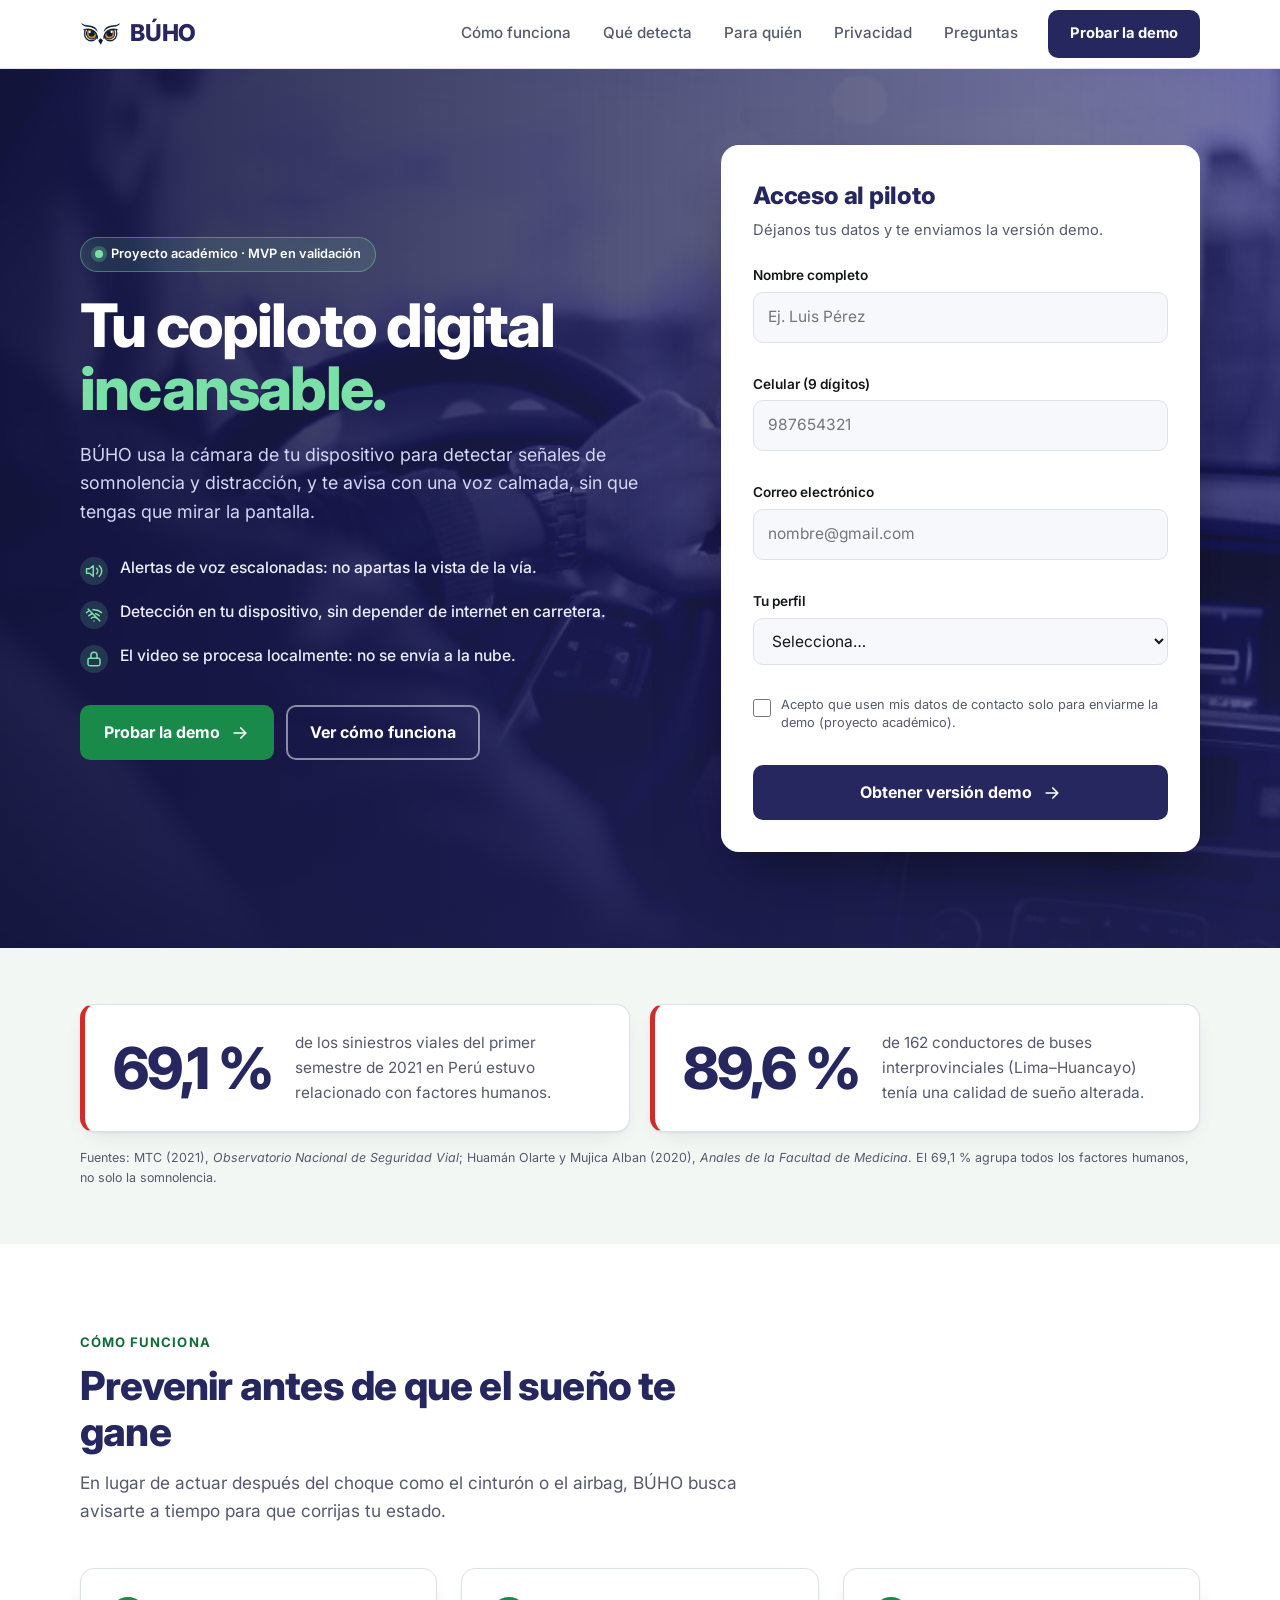
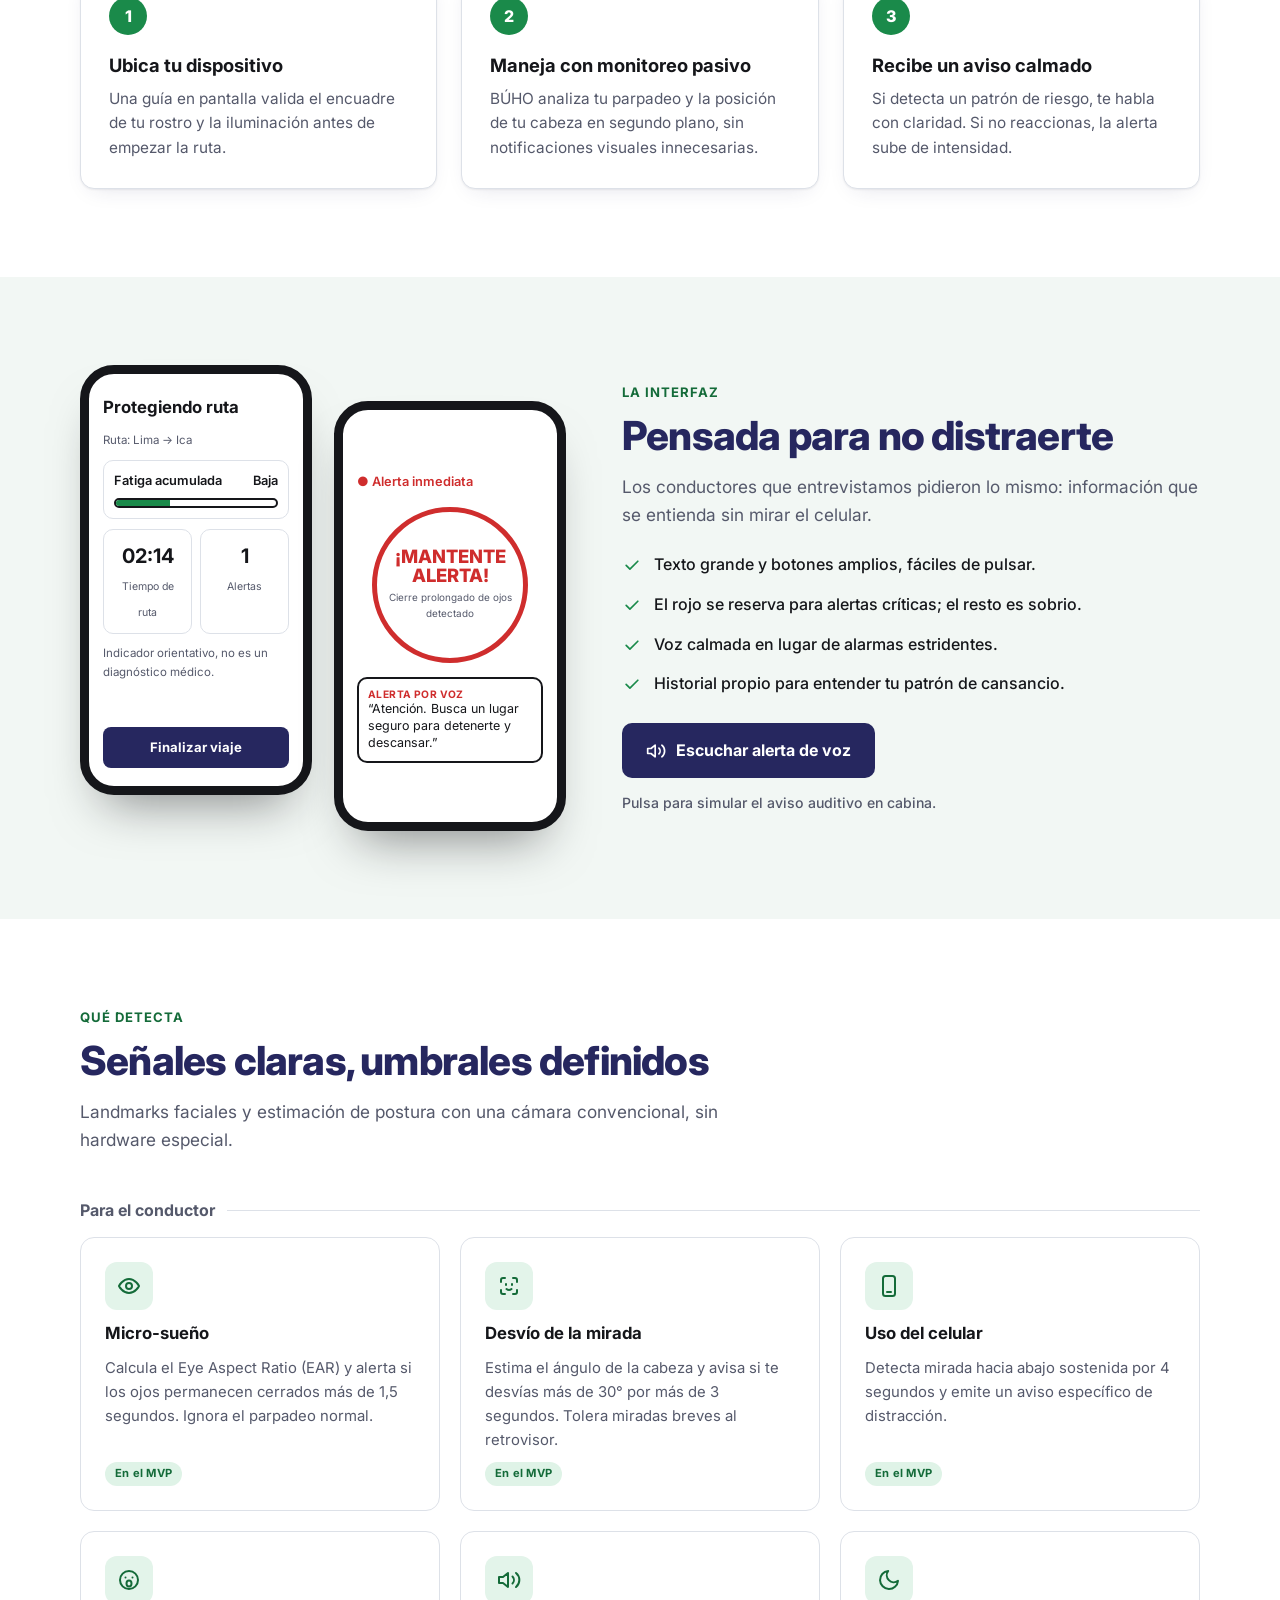
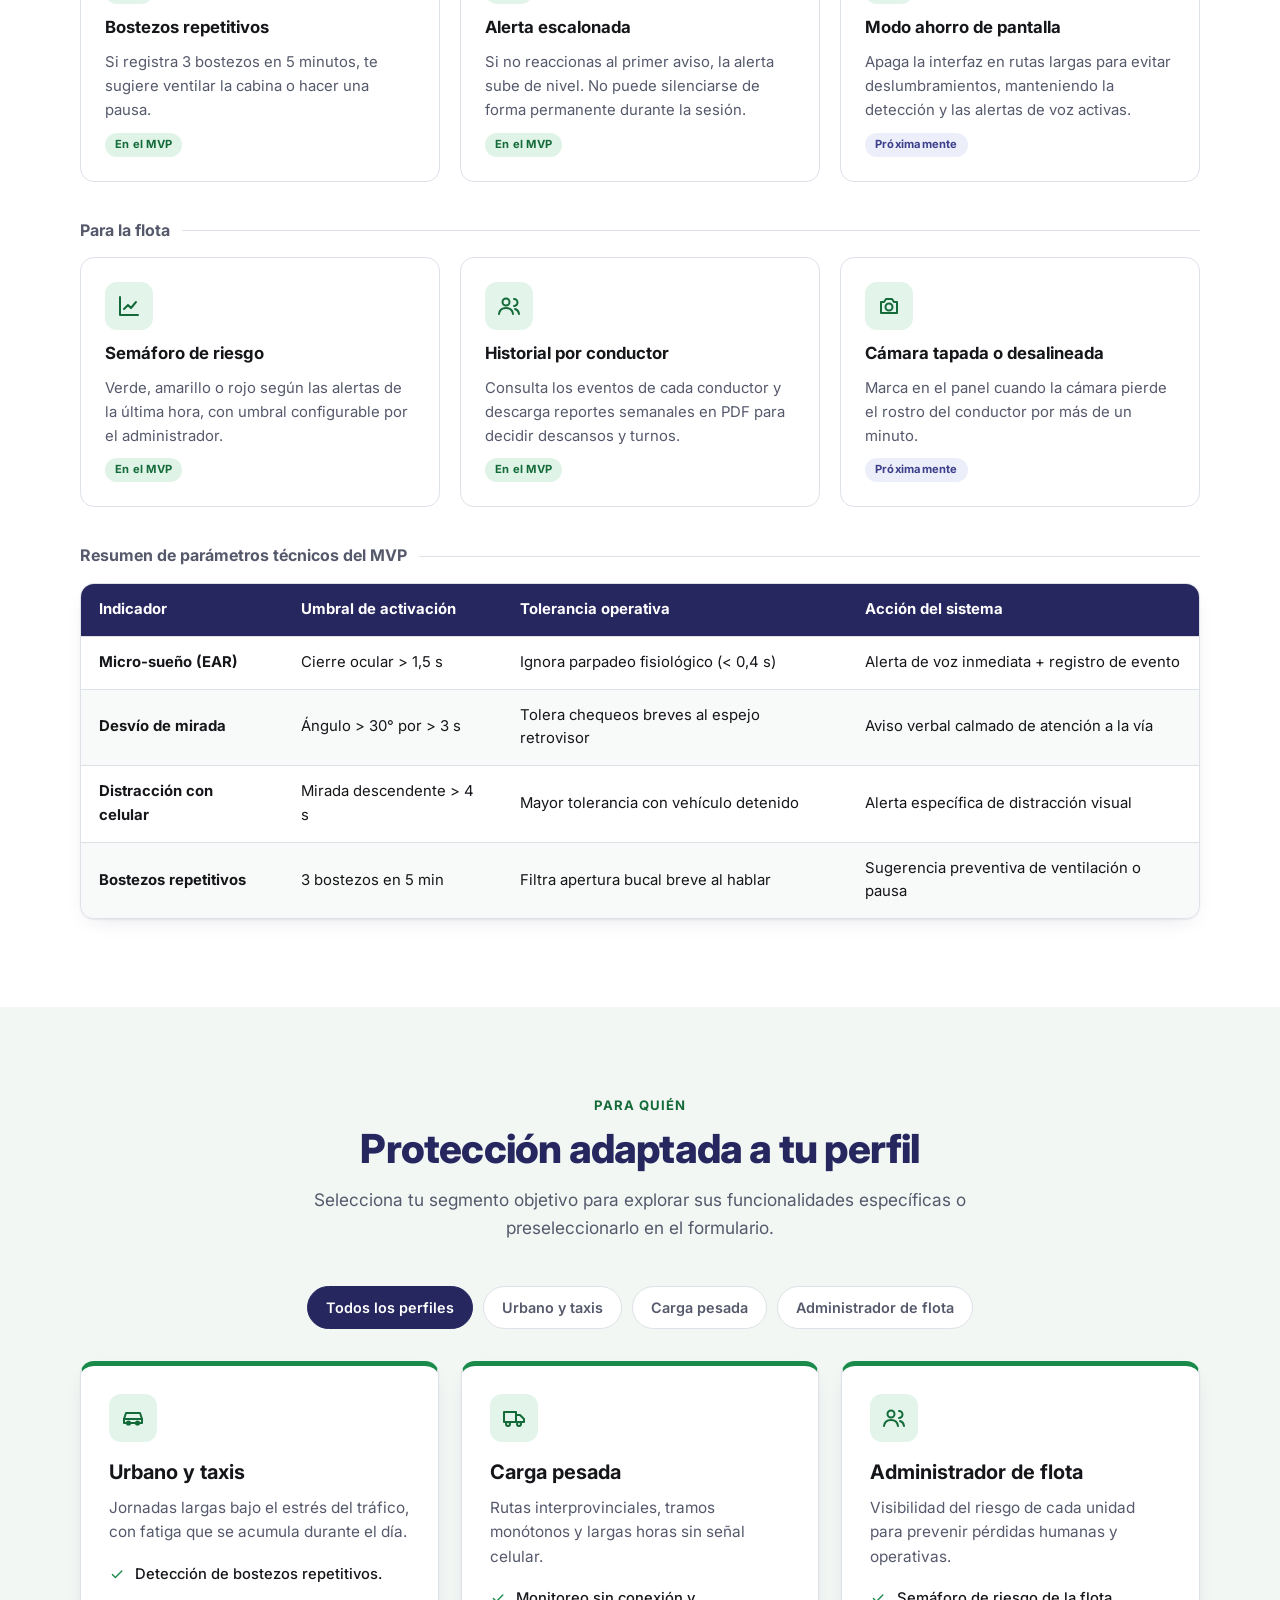
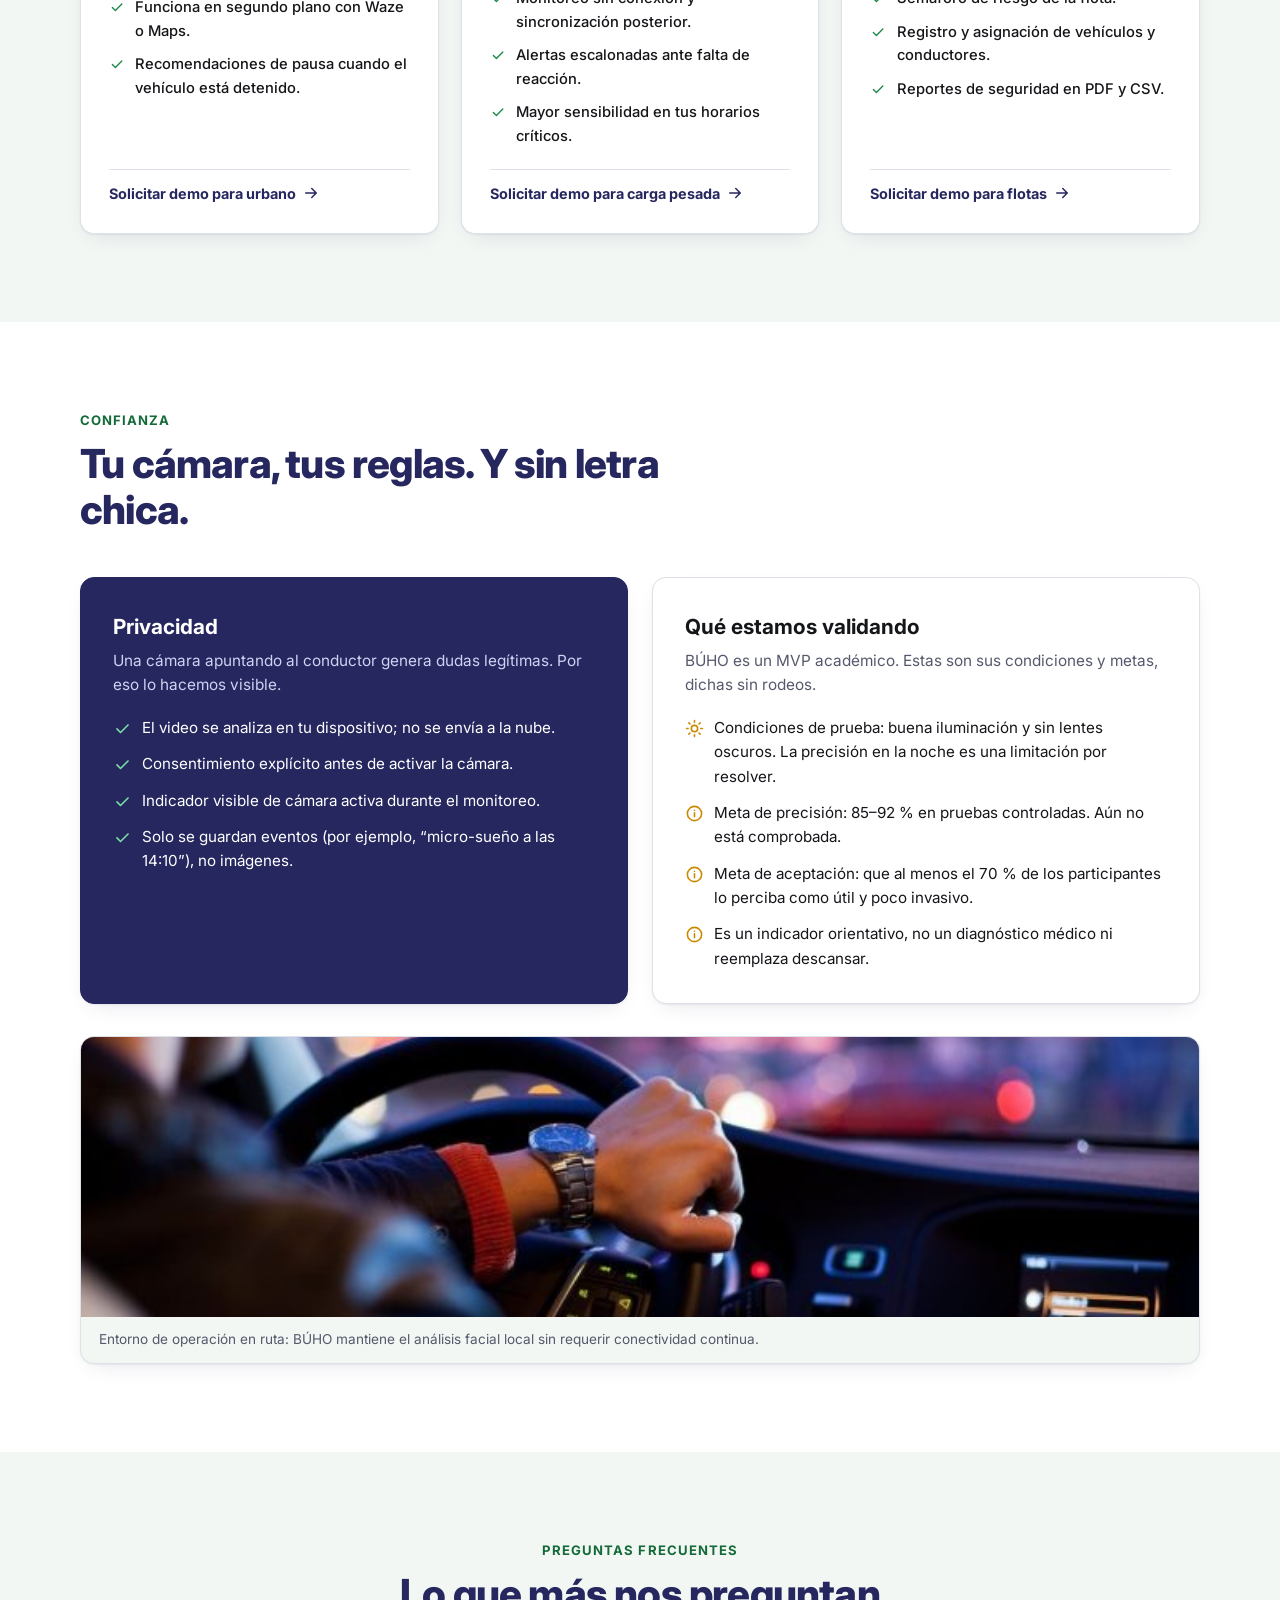
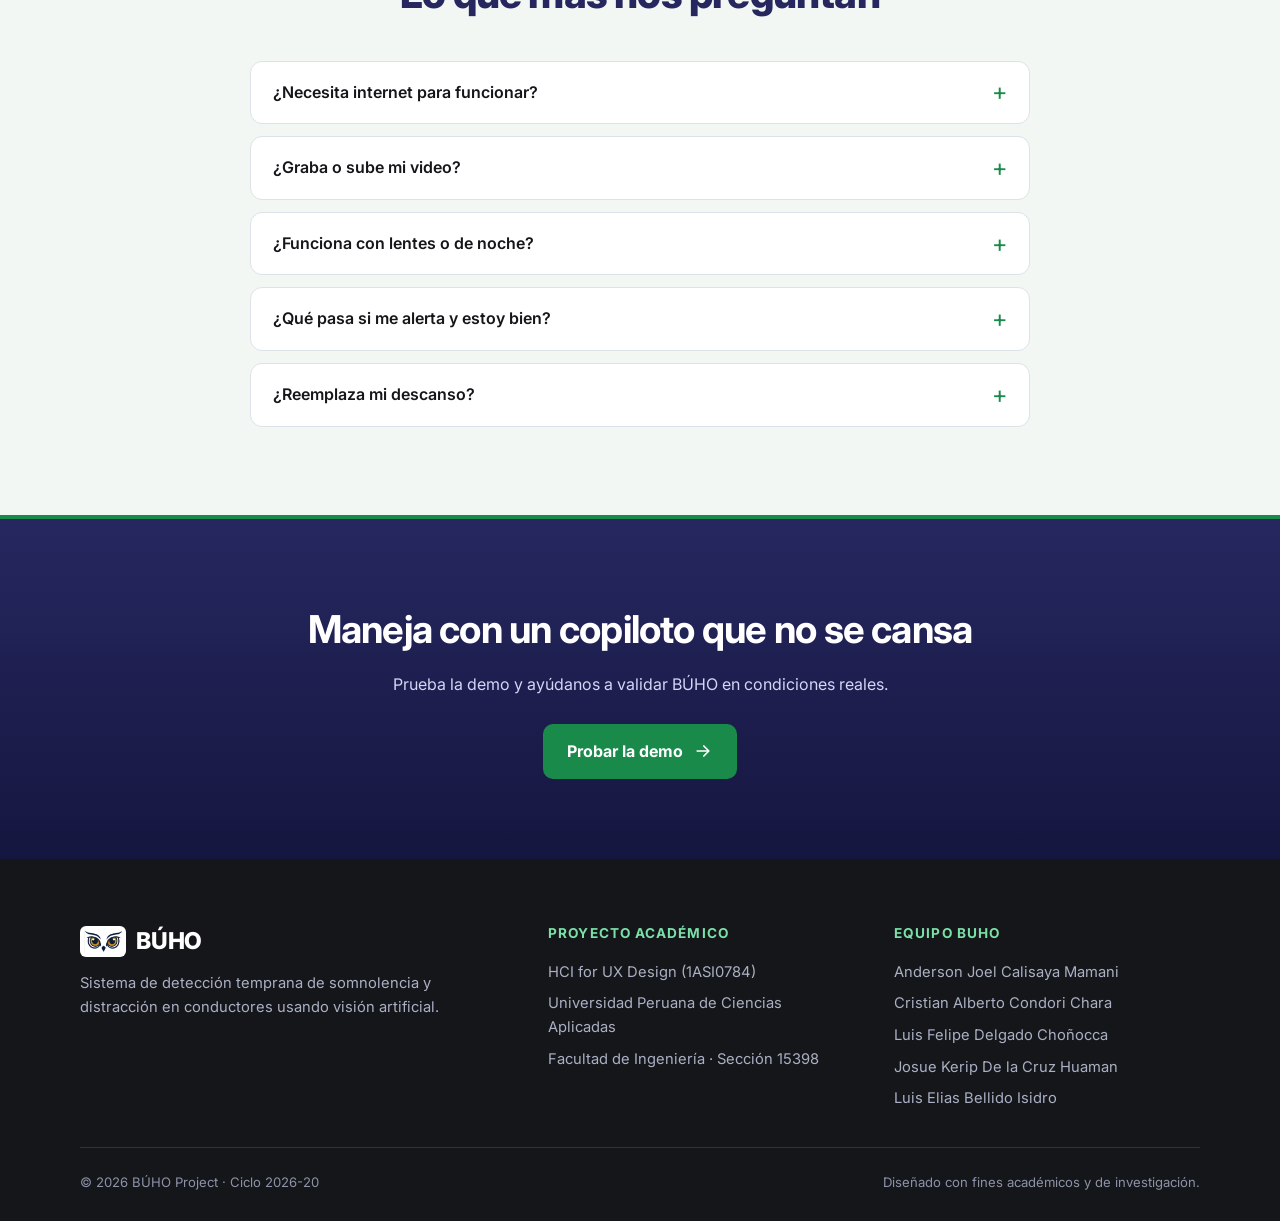
<file: BUHO-con-demo/1ASI0784-15398-BUHO-main/index.html>
<!DOCTYPE html>
<html lang="es">
<head>
  <meta charset="UTF-8">
  <meta name="viewport" content="width=device-width, initial-scale=1.0">
  <title>BÚHO | Tu copiloto digital incansable</title>
  <meta name="description" content="BÚHO detecta señales de somnolencia y distracción con la cámara de tu dispositivo y te avisa con una alerta de voz calmada, sin que apartes la vista de la vía.">
  <meta name="author" content="Equipo Galácticos - UPC (1ASI0784)">

  <link rel="preconnect" href="https://fonts.googleapis.com">
  <link rel="preconnect" href="https://fonts.gstatic.com" crossorigin>
  <link href="https://fonts.googleapis.com/css2?family=Inter:wght@400;500;600;700;800&display=swap" rel="stylesheet">

  <!-- Separación de estilos en hoja externa (CSS3 Best Practices) -->
  <link rel="icon" href="favicon.ico" type="image/x-icon">
  <link rel="stylesheet" href="css/styles.css">
</head>
<body>
  <a class="skip" href="#contenido">Saltar al contenido</a>

  <!-- Sprite de iconos SVG reutilizables -->
  <svg class="svg-sprite" width="0" height="0" aria-hidden="true">
    <defs>
      <symbol id="i-eye" viewBox="0 0 24 24"><path d="M2 12s3.5-7 10-7 10 7 10 7-3.5 7-10 7S2 12 2 12z"/><circle cx="12" cy="12" r="3"/></symbol>
      <symbol id="i-face" viewBox="0 0 24 24"><path d="M4 8V6a2 2 0 0 1 2-2h2M16 4h2a2 2 0 0 1 2 2v2M20 16v2a2 2 0 0 1-2 2h-2M8 20H6a2 2 0 0 1-2-2v-2"/><path d="M9 10v1M15 10v1M9.5 15c1.5 1.2 3.5 1.2 5 0"/></symbol>
      <symbol id="i-phone" viewBox="0 0 24 24"><rect x="6" y="2" width="12" height="20" rx="2.5"/><path d="M10 18h4"/></symbol>
      <symbol id="i-yawn" viewBox="0 0 24 24"><circle cx="12" cy="12" r="9"/><path d="M8.5 9.5h.01M15.5 9.5h.01"/><ellipse cx="12" cy="15.5" rx="2.5" ry="3"/></symbol>
      <symbol id="i-voice" viewBox="0 0 24 24"><path d="M11 5 6 9H2v6h4l5 4V5z"/><path d="M15.5 8.5a5 5 0 0 1 0 7M19 5a9 9 0 0 1 0 14"/></symbol>
      <symbol id="i-lock" viewBox="0 0 24 24"><rect x="4" y="11" width="16" height="10" rx="2"/><path d="M8 11V7a4 4 0 0 1 8 0v4"/></symbol>
      <symbol id="i-wifi-off" viewBox="0 0 24 24"><path d="M2 2l20 20M8.5 16.4a5 5 0 0 1 7 0M2 8.8a15 15 0 0 1 4.2-2.7M10.7 5.1A15 15 0 0 1 22 8.8M5 12.9a10 10 0 0 1 5.2-2.7M14 10.3a10 10 0 0 1 5 2.6"/><path d="M12 20h.01"/></symbol>
      <symbol id="i-moon" viewBox="0 0 24 24"><path d="M21 12.8A9 9 0 1 1 11.2 3a7 7 0 0 0 9.8 9.8z"/></symbol>
      <symbol id="i-chart" viewBox="0 0 24 24"><path d="M3 3v18h18"/><path d="m7 15 4-4 3 3 5-6"/></symbol>
      <symbol id="i-clock" viewBox="0 0 24 24"><circle cx="12" cy="12" r="9"/><path d="M12 7v5l3 2"/></symbol>
      <symbol id="i-camera" viewBox="0 0 24 24"><path d="M4 8h3l2-3h6l2 3h3v11H4z"/><circle cx="12" cy="13" r="3.5"/></symbol>
      <symbol id="i-car" viewBox="0 0 24 24"><path d="M3 17v-4l2-6h14l2 6v4z"/><path d="M3 13h18"/><circle cx="7.5" cy="17" r="1.6"/><circle cx="16.5" cy="17" r="1.6"/></symbol>
      <symbol id="i-truck" viewBox="0 0 24 24"><path d="M2 6h12v10H2zM14 9h4l4 4v3h-8"/><circle cx="6" cy="18" r="2"/><circle cx="17" cy="18" r="2"/></symbol>
      <symbol id="i-users" viewBox="0 0 24 24"><circle cx="9" cy="8" r="3.5"/><path d="M2 20c.5-4 3.5-6 7-6s6.5 2 7 6M17 5a3.5 3.5 0 0 1 0 7M22 20c-.3-2.5-1.7-4.3-4-5"/></symbol>
      <symbol id="i-check" viewBox="0 0 24 24"><path d="m5 12.5 4.5 4.5L19 7.5"/></symbol>
      <symbol id="i-info" viewBox="0 0 24 24"><circle cx="12" cy="12" r="9"/><path d="M12 11v5M12 8h.01"/></symbol>
      <symbol id="i-arrow" viewBox="0 0 24 24"><path d="M5 12h14M13 6l6 6-6 6"/></symbol>
      <symbol id="i-menu" viewBox="0 0 24 24"><path d="M4 7h16M4 12h16M4 17h16"/></symbol>
      <symbol id="i-sun" viewBox="0 0 24 24"><circle cx="12" cy="12" r="4"/><path d="M12 2v2M12 20v2M2 12h2M20 12h2M4.9 4.9l1.4 1.4M17.7 17.7l1.4 1.4M4.9 19.1l1.4-1.4M17.7 6.3l1.4-1.4"/></symbol>
    </defs>
  </svg>

  <header>
    <div class="wrap barra">
      <a class="marca" href="#inicio" aria-label="BÚHO, ir al inicio">
        <img src="assets/images/logo-buho.png" alt="Logotipo de BÚHO" width="40" height="26"> BÚHO
      </a>
      <button class="burger" id="burger" type="button" aria-expanded="false" aria-controls="menu" aria-label="Abrir menú">
        <svg class="ico" aria-hidden="true"><use href="#i-menu"/></svg>
      </button>
      <nav class="menu" id="menu" aria-label="Navegación principal">
        <a href="#como-funciona">Cómo funciona</a>
        <a href="#deteccion">Qué detecta</a>
        <a href="#para-quien">Para quién</a>
        <a href="#privacidad">Privacidad</a>
        <a href="#faq">Preguntas</a>
        <a class="btn btn-primario" href="demo/index.html">Probar la demo</a>
      </nav>
    </div>
  </header>

  <main id="contenido">
    <!-- ====== HERO === -->
    <section class="hero" id="inicio" aria-labelledby="titulo-hero">
      <div class="wrap hero-grid">
        <div>
          <p class="etiqueta"><span class="punto" aria-hidden="true"></span> Proyecto académico · MVP en validación</p>
          <h1 id="titulo-hero">Tu copiloto digital <em>incansable.</em></h1>
          <p class="lead">BÚHO usa la cámara de tu dispositivo para detectar señales de somnolencia y distracción, y te avisa con una voz calmada, sin que tengas que mirar la pantalla.</p>

          <ul class="puntos-clave">
            <li><svg class="ico" aria-hidden="true"><use href="#i-voice"/></svg> Alertas de voz escalonadas: no apartas la vista de la vía.</li>
            <li><svg class="ico" aria-hidden="true"><use href="#i-wifi-off"/></svg> Detección en tu dispositivo, sin depender de internet en carretera.</li>
            <li><svg class="ico" aria-hidden="true"><use href="#i-lock"/></svg> El video se procesa localmente: no se envía a la nube.</li>
          </ul>

          <div class="hero-acciones">
            <a class="btn btn-verde" href="demo/index.html">Probar la demo <svg class="ico" aria-hidden="true"><use href="#i-arrow"/></svg></a>
            <a class="btn btn-borde" href="#como-funciona">Ver cómo funciona</a>
          </div>
        </div>

        <!-- Formulario -->
        <aside class="form-card" id="registro" aria-labelledby="titulo-form">
          <form id="form-demo" novalidate>
            <fieldset class="form-fieldset">
              <legend id="titulo-form">Acceso al piloto</legend>
              <p class="sub">Déjanos tus datos y te enviamos la versión demo.</p>

              <div class="campo" id="c-nombre">
                <label for="nombre">Nombre completo</label>
                <input id="nombre" name="nombre" type="text" autocomplete="name" placeholder="Ej. Luis Pérez" minlength="2" required aria-describedby="e-nombre">
                <p class="err" id="e-nombre" aria-live="polite"></p>
              </div>
              <div class="campo" id="c-cel">
                <label for="cel">Celular (9 dígitos)</label>
                <input id="cel" name="cel" type="tel" inputmode="numeric" autocomplete="tel-national" placeholder="987654321" maxlength="9" pattern="9[0-9]8" required aria-describedby="e-cel">
                <p class="err" id="e-cel" aria-live="polite"></p>
              </div>
              <div class="campo" id="c-correo">
                <label for="correo">Correo electrónico</label>
                <input id="correo" name="correo" type="email" autocomplete="email" placeholder="nombre@gmail.com" required aria-describedby="e-correo">
                <p class="err" id="e-correo" aria-live="polite"></p>
              </div>
              <div class="campo" id="c-perfil">
                <label for="perfil">Tu perfil</label>
                <select id="perfil" name="perfil" required aria-describedby="e-perfil">
                  <option value="" selected disabled>Selecciona…</option>
                  <option value="urbano">Conductor urbano (particular o taxi)</option>
                  <option value="pesada">Carga pesada o interprovincial</option>
                  <option value="gestor">Gerente o administrador de flota</option>
                </select>
                <p class="err" id="e-perfil" aria-live="polite"></p>
              </div>
              <label class="acepto" id="c-acepto" for="acepto">
                <input type="checkbox" id="acepto" name="acepto" required aria-describedby="e-acepto">
                <span>Acepto que usen mis datos de contacto solo para enviarme la demo (proyecto académico).</span>
              </label>
              <p class="err" id="e-acepto" aria-live="polite"></p>

              <button type="submit" class="btn btn-primario btn-bloque">Obtener versión demo <svg class="ico" aria-hidden="true"><use href="#i-arrow"/></svg></button>
            </fieldset>
          </form>

          <div class="exito" id="exito" hidden>
            <svg class="ico" aria-hidden="true"><use href="#i-check"/></svg>
            <h2>¡Registro listo!</h2>
            <p id="exito-texto">Gracias, <b id="exito-nombre"></b>. Este es un demo académico: tus datos no se enviaron a ningún servidor.</p>
            <div class="exito-acciones">
              <a class="btn btn-primario" id="btn-descarga" href="demo/index.html">Abrir la demo <svg class="ico" aria-hidden="true"><use href="#i-arrow"/></svg></a>
              <button type="button" class="btn-link" id="btn-reiniciar">Registrar otro perfil</button>
            </div>
          </div>
        </aside>
      </div>
    </section>

    <!--  CIFRAS  -->
    <section class="cifras" aria-label="Estadísticas de seguridad vial en Perú">
      <div class="wrap">
        <div class="cifras-grid">
          <div class="cifra reveal">
            <strong>69,1 %</strong>
            <p>de los siniestros viales del primer semestre de 2021 en Perú estuvo relacionado con factores humanos.</p>
          </div>
          <div class="cifra reveal">
            <strong>89,6 %</strong>
            <p>de 162 conductores de buses interprovinciales (Lima–Huancayo) tenía una calidad de sueño alterada.</p>
          </div>
        </div>
        <p class="fuente">Fuentes: MTC (2021), <cite>Observatorio Nacional de Seguridad Vial</cite>; Huamán Olarte y Mujica Alban (2020), <cite>Anales de la Facultad de Medicina</cite>. El 69,1 % agrupa todos los factores humanos, no solo la somnolencia.</p>
      </div>
    </section>

    <!-- ==== COMO FUNCIONA ======== -->
    <section id="como-funciona" aria-labelledby="t-como">
      <div class="wrap">
        <div class="cab-seccion">
          <p class="sobre">Cómo funciona</p>
          <h2 class="titulo" id="t-como">Prevenir antes de que el sueño te gane</h2>
          <p class="intro">En lugar de actuar después del choque como el cinturón o el airbag, BÚHO busca avisarte a tiempo para que corrijas tu estado.</p>
        </div>
        <ol class="pasos">
          <li class="paso reveal">
            <h3>Ubica tu dispositivo</h3>
            <p>Una guía en pantalla valida el encuadre de tu rostro y la iluminación antes de empezar la ruta.</p>
          </li>
          <li class="paso reveal">
            <h3>Maneja con monitoreo pasivo</h3>
            <p>BÚHO analiza tu parpadeo y la posición de tu cabeza en segundo plano, sin notificaciones visuales innecesarias.</p>
          </li>
          <li class="paso reveal">
            <h3>Recibe un aviso calmado</h3>
            <p>Si detecta un patrón de riesgo, te habla con claridad. Si no reaccionas, la alerta sube de intensidad.</p>
          </li>
        </ol>
      </div>
    </section>

    <!-- ===== PANTALLAS ======= -->
    <section class="pantallas" aria-labelledby="t-pant">
      <div class="wrap pantallas-grid">
        <figure class="telefonos reveal" aria-labelledby="fig-pantallas">
          <div class="tel" aria-hidden="true">
            <h4>Protegiendo ruta</h4>
            <small>Ruta: Lima → Ica</small>
            <div class="t-card">
              <div class="t-fila"><span>Fatiga acumulada</span><span>Baja</span></div>
              <div class="t-barra"><i></i></div>
            </div>
            <div class="t-metricas">
              <div class="t-card"><strong>02:14</strong><span>Tiempo de ruta</span></div>
              <div class="t-card"><strong>1</strong><span>Alertas</span></div>
            </div>
            <small>Indicador orientativo, no es un diagnóstico médico.</small>
            <div class="t-btn">Finalizar viaje</div>
          </div>
          <div class="tel t-alerta" aria-hidden="true">
            <div class="t-fila"><span class="t-estado-alerta">● Alerta inmediata</span></div>
            <div class="t-circulo"><strong>¡MANTENTE ALERTA!</strong><small>Cierre prolongado de ojos detectado</small></div>
            <div class="t-voz"><b>ALERTA POR VOZ</b>“Atención. Busca un lugar seguro para detenerte y descansar.”</div>
          </div>
          <figcaption class="sr-only" id="fig-pantallas">Vista comparativa de las pantallas de BÚHO: monitoreo activo de ruta y alerta inmediata por cierre prolongado de ojos.</figcaption>
        </figure>
        <div>
          <p class="sobre">La interfaz</p>
          <h2 class="titulo" id="t-pant">Pensada para no distraerte</h2>
          <p class="intro intro-pantallas">Los conductores que entrevistamos pidieron lo mismo: información que se entienda sin mirar el celular.</p>
          <ul class="lista-tick">
            <li><svg class="ico" aria-hidden="true"><use href="#i-check"/></svg> Texto grande y botones amplios, fáciles de pulsar.</li>
            <li><svg class="ico" aria-hidden="true"><use href="#i-check"/></svg> El rojo se reserva para alertas críticas; el resto es sobrio.</li>
            <li><svg class="ico" aria-hidden="true"><use href="#i-check"/></svg> Voz calmada en lugar de alarmas estridentes.</li>
            <li><svg class="ico" aria-hidden="true"><use href="#i-check"/></svg> Historial propio para entender tu patrón de cansancio.</li>
          </ul>

          <!-- Interacción de prueba de audio/alerta calmada -->
          <div class="demo-voz-box">
            <button type="button" class="btn btn-primario" id="btn-probar-voz">
              <svg class="ico" aria-hidden="true"><use href="#i-voice"/></svg> Escuchar alerta de voz
            </button>
            <p class="voz-estado" id="voz-estado" aria-live="polite">Pulsa para simular el aviso auditivo en cabina.</p>
          </div>
        </div>
      </div>
    </section>

    <!-- ======= QUE DETECTA ======== -->
    <section id="deteccion" aria-labelledby="t-det">
      <div class="wrap">
        <div class="cab-seccion">
          <p class="sobre">Qué detecta</p>
          <h2 class="titulo" id="t-det">Señales claras, umbrales definidos</h2>
          <p class="intro">Landmarks faciales y estimación de postura con una cámara convencional, sin hardware especial.</p>
        </div>

        <h3 class="grupo-titulo">Para el conductor</h3>
        <div class="grid-cards">
          <article class="feature reveal">
            <div class="f-ico"><svg class="ico" aria-hidden="true"><use href="#i-eye"/></svg></div>
            <h3>Micro-sueño</h3>
            <p>Calcula el Eye Aspect Ratio (EAR) y alerta si los ojos permanecen cerrados más de 1,5 segundos. Ignora el parpadeo normal.</p>
            <span class="tag tag-mvp">En el MVP</span>
          </article>
          <article class="feature reveal">
            <div class="f-ico"><svg class="ico" aria-hidden="true"><use href="#i-face"/></svg></div>
            <h3>Desvío de la mirada</h3>
            <p>Estima el ángulo de la cabeza y avisa si te desvías más de 30° por más de 3 segundos. Tolera miradas breves al retrovisor.</p>
            <span class="tag tag-mvp">En el MVP</span>
          </article>
          <article class="feature reveal">
            <div class="f-ico"><svg class="ico" aria-hidden="true"><use href="#i-phone"/></svg></div>
            <h3>Uso del celular</h3>
            <p>Detecta mirada hacia abajo sostenida por 4 segundos y emite un aviso específico de distracción.</p>
            <span class="tag tag-mvp">En el MVP</span>
          </article>
          <article class="feature reveal">
            <div class="f-ico"><svg class="ico" aria-hidden="true"><use href="#i-yawn"/></svg></div>
            <h3>Bostezos repetitivos</h3>
            <p>Si registra 3 bostezos en 5 minutos, te sugiere ventilar la cabina o hacer una pausa.</p>
            <span class="tag tag-mvp">En el MVP</span>
          </article>
          <article class="feature reveal">
            <div class="f-ico"><svg class="ico" aria-hidden="true"><use href="#i-voice"/></svg></div>
            <h3>Alerta escalonada</h3>
            <p>Si no reaccionas al primer aviso, la alerta sube de nivel. No puede silenciarse de forma permanente durante la sesión.</p>
            <span class="tag tag-mvp">En el MVP</span>
          </article>
          <article class="feature reveal">
            <div class="f-ico"><svg class="ico" aria-hidden="true"><use href="#i-moon"/></svg></div>
            <h3>Modo ahorro de pantalla</h3>
            <p>Apaga la interfaz en rutas largas para evitar deslumbramientos, manteniendo la detección y las alertas de voz activas.</p>
            <span class="tag tag-prox">Próximamente</span>
          </article>
        </div>

        <h3 class="grupo-titulo">Para la flota</h3>
        <div class="grid-cards">
          <article class="feature reveal">
            <div class="f-ico"><svg class="ico" aria-hidden="true"><use href="#i-chart"/></svg></div>
            <h3>Semáforo de riesgo</h3>
            <p>Verde, amarillo o rojo según las alertas de la última hora, con umbral configurable por el administrador.</p>
            <span class="tag tag-mvp">En el MVP</span>
          </article>
          <article class="feature reveal">
            <div class="f-ico"><svg class="ico" aria-hidden="true"><use href="#i-users"/></svg></div>
            <h3>Historial por conductor</h3>
            <p>Consulta los eventos de cada conductor y descarga reportes semanales en PDF para decidir descansos y turnos.</p>
            <span class="tag tag-mvp">En el MVP</span>
          </article>
          <article class="feature reveal">
            <div class="f-ico"><svg class="ico" aria-hidden="true"><use href="#i-camera"/></svg></div>
            <h3>Cámara tapada o desalineada</h3>
            <p>Marca en el panel cuando la cámara pierde el rostro del conductor por más de un minuto.</p>
            <span class="tag tag-prox">Próximamente</span>
          </article>
        </div>

        <h3 class="grupo-titulo">Resumen de parámetros técnicos del MVP</h3>
        <div class="tabla-contenedor reveal" role="region" aria-label="Tabla de parámetros y umbrales de detección" tabindex="0">
          <table class="tabla-datos">
            <thead>
              <tr>
                <th scope="col">Indicador</th>
                <th scope="col">Umbral de activación</th>
                <th scope="col">Tolerancia operativa</th>
                <th scope="col">Acción del sistema</th>
              </tr>
            </thead>
            <tbody>
              <tr>
                <td><strong>Micro-sueño (EAR)</strong></td>
                <td>Cierre ocular &gt; 1,5 s</td>
                <td>Ignora parpadeo fisiológico (&lt; 0,4 s)</td>
                <td>Alerta de voz inmediata + registro de evento</td>
              </tr>
              <tr>
                <td><strong>Desvío de mirada</strong></td>
                <td>Ángulo &gt; 30° por &gt; 3 s</td>
                <td>Tolera chequeos breves al espejo retrovisor</td>
                <td>Aviso verbal calmado de atención a la vía</td>
              </tr>
              <tr>
                <td><strong>Distracción con celular</strong></td>
                <td>Mirada descendente &gt; 4 s</td>
                <td>Mayor tolerancia con vehículo detenido</td>
                <td>Alerta específica de distracción visual</td>
              </tr>
              <tr>
                <td><strong>Bostezos repetitivos</strong></td>
                <td>3 bostezos en 5 min</td>
                <td>Filtra apertura bucal breve al hablar</td>
                <td>Sugerencia preventiva de ventilación o pausa</td>
              </tr>
            </tbody>
          </table>
        </div>
      </div>
    </section>

    <!-- ==== PARA QUIEN === -->
    <section class="segmentos" id="para-quien" aria-labelledby="t-seg">
      <div class="wrap">
        <div class="cab-seccion centro">
          <p class="sobre">Para quién</p>
          <h2 class="titulo" id="t-seg">Protección adaptada a tu perfil</h2>
          <p class="intro">Selecciona tu segmento objetivo para explorar sus funcionalidades específicas o preseleccionarlo en el formulario.</p>
        </div>

        <!-- Selector interactivo de opciones (Capítulo V - Sección 5.3) -->
        <div class="filtro-segmentos" role="group" aria-label="Filtrar por perfil de usuario">
          <button type="button" class="filtro-btn activo" data-seg="todos" aria-pressed="true">Todos los perfiles</button>
          <button type="button" class="filtro-btn" data-seg="urbano" aria-pressed="false">Urbano y taxis</button>
          <button type="button" class="filtro-btn" data-seg="pesada" aria-pressed="false">Carga pesada</button>
          <button type="button" class="filtro-btn" data-seg="gestor" aria-pressed="false">Administrador de flota</button>
        </div>

        <div class="seg-grid" id="seg-grid">
          <article class="seg reveal" data-perfil="urbano">
            <div class="f-ico"><svg class="ico" aria-hidden="true"><use href="#i-car"/></svg></div>
            <h3>Urbano y taxis</h3>
            <p>Jornadas largas bajo el estrés del tráfico, con fatiga que se acumula durante el día.</p>
            <ul>
              <li><svg class="ico" aria-hidden="true"><use href="#i-check"/></svg> Detección de bostezos repetitivos.</li>
              <li><svg class="ico" aria-hidden="true"><use href="#i-check"/></svg> Funciona en segundo plano con Waze o Maps.</li>
              <li><svg class="ico" aria-hidden="true"><use href="#i-check"/></svg> Recomendaciones de pausa cuando el vehículo está detenido.</li>
            </ul>
            <a href="#registro" class="seg-cta" data-select-perfil="urbano">Solicitar demo para urbano <svg class="ico" aria-hidden="true"><use href="#i-arrow"/></svg></a>
          </article>
          <article class="seg reveal" data-perfil="pesada">
            <div class="f-ico"><svg class="ico" aria-hidden="true"><use href="#i-truck"/></svg></div>
            <h3>Carga pesada</h3>
            <p>Rutas interprovinciales, tramos monótonos y largas horas sin señal celular.</p>
            <ul>
              <li><svg class="ico" aria-hidden="true"><use href="#i-check"/></svg> Monitoreo sin conexión y sincronización posterior.</li>
              <li><svg class="ico" aria-hidden="true"><use href="#i-check"/></svg> Alertas escalonadas ante falta de reacción.</li>
              <li><svg class="ico" aria-hidden="true"><use href="#i-check"/></svg> Mayor sensibilidad en tus horarios críticos.</li>
            </ul>
            <a href="#registro" class="seg-cta" data-select-perfil="pesada">Solicitar demo para carga pesada <svg class="ico" aria-hidden="true"><use href="#i-arrow"/></svg></a>
          </article>
          <article class="seg reveal" data-perfil="gestor">
            <div class="f-ico"><svg class="ico" aria-hidden="true"><use href="#i-users"/></svg></div>
            <h3>Administrador de flota</h3>
            <p>Visibilidad del riesgo de cada unidad para prevenir pérdidas humanas y operativas.</p>
            <ul>
              <li><svg class="ico" aria-hidden="true"><use href="#i-check"/></svg> Semáforo de riesgo de la flota.</li>
              <li><svg class="ico" aria-hidden="true"><use href="#i-check"/></svg> Registro y asignación de vehículos y conductores.</li>
              <li><svg class="ico" aria-hidden="true"><use href="#i-check"/></svg> Reportes de seguridad en PDF y CSV.</li>
            </ul>
            <a href="#registro" class="seg-cta" data-select-perfil="gestor">Solicitar demo para flotas <svg class="ico" aria-hidden="true"><use href="#i-arrow"/></svg></a>
          </article>
        </div>
      </div>
    </section>

    <!-- ==== PRIVACIDAD Y TRANSPARENCIA ====== -->
    <section id="privacidad" aria-labelledby="t-priv">
      <div class="wrap">
        <div class="cab-seccion">
          <p class="sobre">Confianza</p>
          <h2 class="titulo" id="t-priv">Tu cámara, tus reglas. Y sin letra chica.</h2>
        </div>
        <div class="dos-col">
          <article class="panel oscuro reveal">
            <h3>Privacidad</h3>
            <p>Una cámara apuntando al conductor genera dudas legítimas. Por eso lo hacemos visible.</p>
            <ul>
              <li><svg class="ico" aria-hidden="true"><use href="#i-check"/></svg> El video se analiza en tu dispositivo; no se envía a la nube.</li>
              <li><svg class="ico" aria-hidden="true"><use href="#i-check"/></svg> Consentimiento explícito antes de activar la cámara.</li>
              <li><svg class="ico" aria-hidden="true"><use href="#i-check"/></svg> Indicador visible de cámara activa durante el monitoreo.</li>
              <li><svg class="ico" aria-hidden="true"><use href="#i-check"/></svg> Solo se guardan eventos (por ejemplo, “micro-sueño a las 14:10”), no imágenes.</li>
            </ul>
          </article>
          <article class="panel reveal">
            <h3>Qué estamos validando</h3>
            <p>BÚHO es un MVP académico. Estas son sus condiciones y metas, dichas sin rodeos.</p>
            <ul>
              <li><svg class="ico" aria-hidden="true"><use href="#i-sun"/></svg> Condiciones de prueba: buena iluminación y sin lentes oscuros. La precisión en la noche es una limitación por resolver.</li>
              <li><svg class="ico" aria-hidden="true"><use href="#i-info"/></svg> Meta de precisión: 85–92 % en pruebas controladas. Aún no está comprobada.</li>
              <li><svg class="ico" aria-hidden="true"><use href="#i-info"/></svg> Meta de aceptación: que al menos el 70 % de los participantes lo perciba como útil y poco invasivo.</li>
              <li><svg class="ico" aria-hidden="true"><use href="#i-info"/></svg> Es un indicador orientativo, no un diagnóstico médico ni reemplaza descansar.</li>
            </ul>
          </article>
        </div>

        <!-- Recurso gráfico responsivo con etiqueta HTML5 <picture> -->
        <figure class="contexto-visual reveal">
          <picture>
            <source media="(min-width: 768px)" srcset="assets/images/fondo.jpg">
            <img src="assets/images/fondo.jpg" alt="Entorno de conducción asistida en carretera donde opera el monitoreo preventivo BÚHO" width="700" height="467" loading="lazy">
          </picture>
          <figcaption>Entorno de operación en ruta: BÚHO mantiene el análisis facial local sin requerir conectividad continua.</figcaption>
        </figure>
      </div>
    </section>

    <!-- = FAQ == -->
    <section id="faq" class="seccion-faq" aria-labelledby="t-faq">
      <div class="wrap">
        <div class="cab-seccion centro">
          <p class="sobre">Preguntas frecuentes</p>
          <h2 class="titulo" id="t-faq">Lo que más nos preguntan</h2>
        </div>
        <div class="faq">
          <details>
            <summary>¿Necesita internet para funcionar?</summary>
            <p>No para detectar ni para alertar: el análisis ocurre en tu dispositivo. Los eventos se guardan localmente y se sincronizan cuando recuperas conexión.</p>
          </details>
          <details>
            <summary>¿Graba o sube mi video?</summary>
            <p>No. La cámara se usa para analizar tu rostro en tiempo real y el video no se envía a la nube. Lo que se guarda son eventos, como la hora y el tipo de alerta.</p>
          </details>
          <details>
            <summary>¿Funciona con lentes o de noche?</summary>
            <p>En el MVP medimos la caída de precisión con luz diurna, luz artificial, lentes transparentes y lentes oscuros. Con lentes oscuros o poca luz puede fallar, y es una limitación que estamos documentando.</p>
          </details>
          <details>
            <summary>¿Qué pasa si me alerta y estoy bien?</summary>
            <p>Puedes ajustar el tipo de alerta y el volumen. Las alertas por somnolencia no se pueden silenciar de forma permanente durante una sesión activa, por seguridad.</p>
          </details>
          <details>
            <summary>¿Reemplaza mi descanso?</summary>
            <p>No. BÚHO es un apoyo para detectar señales tempranas, no un diagnóstico médico. Si estás cansado, detente en un lugar seguro.</p>
          </details>
        </div>
      </div>
    </section>

    <!-- == CTA FINAL ====== -->
    <section class="cta-final" aria-labelledby="t-cta">
      <div class="wrap">
        <h2 id="t-cta">Maneja con un copiloto que no se cansa</h2>
        <p>Prueba la demo y ayúdanos a validar BÚHO en condiciones reales.</p>
        <a class="btn btn-verde" href="demo/index.html">Probar la demo <svg class="ico" aria-hidden="true"><use href="#i-arrow"/></svg></a>
      </div>
    </section>
  </main>

  <footer>
    <div class="wrap">
      <div class="footer-grid">
        <div>
          <div class="marca"><img src="assets/images/logo-buho.png" alt="Logotipo de BÚHO" width="40" height="26"> BÚHO</div>
          <p>Sistema de detección temprana de somnolencia y distracción en conductores usando visión artificial.</p>
        </div>
        <div>
          <h4>Proyecto académico</h4>
          <ul>
            <li>HCI for UX Design (1ASI0784)</li>
            <li>Universidad Peruana de Ciencias Aplicadas</li>
            <li>Facultad de Ingeniería · Sección 15398</li>
          </ul>
        </div>
        <div>
          <h4>Equipo BUHO</h4>
          <ul>
            <li>Anderson Joel Calisaya Mamani</li>
            <li>Cristian Alberto Condori Chara</li>
            <li>Luis Felipe Delgado Choñocca</li>
            <li>Josue Kerip De la Cruz Huaman</li>
            <li>Luis Elias Bellido Isidro</li>
          </ul>
        </div>
      </div>
      <div class="copy">
        <span>© 2026 BÚHO Project · Ciclo 2026-20</span>
        <span>Diseñado con fines académicos y de investigación.</span>
      </div>
    </div>
  </footer>

  <!-- Carga del script externo al final del documento para acelerar el renderizado -->
  <script src="js/main.js"></script>
</body>
</html>
</file>
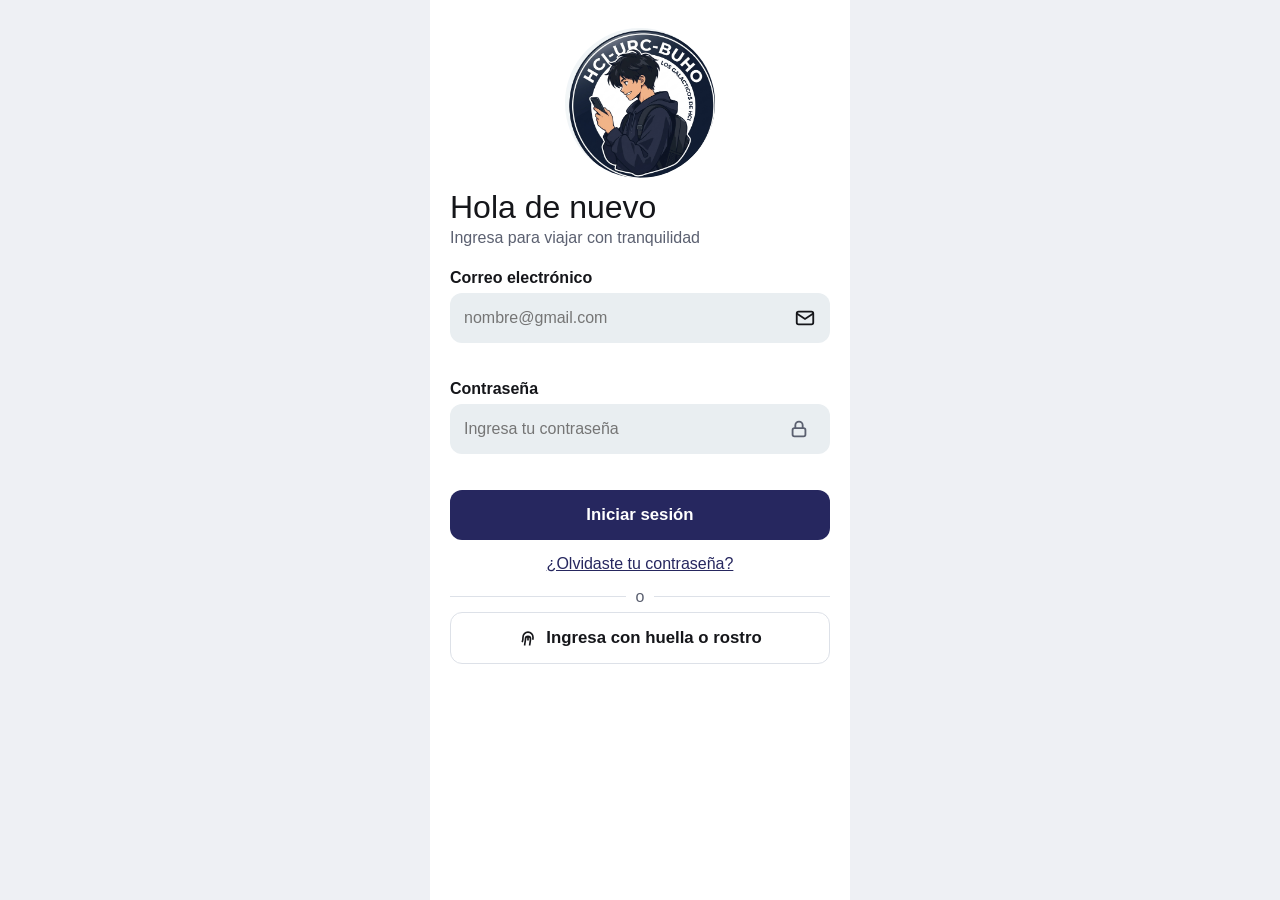
<file: BUHO-con-demo/1ASI0784-15398-BUHO-main/demo/index.html>
<!DOCTYPE html>
<html lang="es">
<head>
  <meta charset="UTF-8">
  <meta name="viewport" content="width=device-width, initial-scale=1.0">
  <title>BÚHO · Iniciar sesión</title>
  <link rel="stylesheet" href="style.css">
</head>
<body>
  <main class="app">
    <img class="logo" src="images/logo.jpg" alt="Logo de BÚHO, sistema de detección de somnolencia">

    <h1 class="titulo">Hola de nuevo</h1>
    <p class="subtitulo-login">Ingresa para viajar con tranquilidad</p>

    <form id="form-login" novalidate>
      <div class="campo">
        <label for="correo">Correo electrónico</label>
        <div class="entrada" id="caja-correo">
          <input id="correo" type="email" placeholder="nombre@gmail.com" autocomplete="email" aria-describedby="err-correo">
          <svg width="22" height="22" viewBox="0 0 24 24" fill="none" stroke="currentColor" stroke-width="2" aria-hidden="true"><rect x="3" y="5" width="18" height="14" rx="2"/><path d="m3 7 9 6 9-6"/></svg>
        </div>
        <p class="msg-error" id="err-correo" aria-live="polite"></p>
      </div>

      <div class="campo">
        <label for="clave">Contraseña</label>
        <div class="entrada" id="caja-clave">
          <input id="clave" type="password" placeholder="Ingresa tu contraseña" autocomplete="current-password" aria-describedby="err-clave">
          <button type="button" class="icono-btn" id="ver-clave" aria-label="Mostrar contraseña" aria-pressed="false">
            <svg width="22" height="22" viewBox="0 0 24 24" fill="none" stroke="currentColor" stroke-width="2" aria-hidden="true"><rect x="5" y="11" width="14" height="9" rx="2"/><path d="M8 11V8a4 4 0 0 1 8 0v3"/></svg>
          </button>
        </div>
        <p class="msg-error" id="err-clave" aria-live="polite"></p>
      </div>

      <button type="submit" class="btn btn-primario" id="btn-ingresar">Iniciar sesión</button>
      <button type="button" class="enlace" data-pronto="Recuperar contraseña estará disponible en la versión final.">¿Olvidaste tu contraseña?</button>

      <div class="divisor">o</div>

      <button type="button" class="btn btn-borde" data-pronto="Ingreso biométrico: función simulada en este demo.">
        <svg width="20" height="20" viewBox="0 0 24 24" fill="none" stroke="currentColor" stroke-width="2" aria-hidden="true"><path d="M12 11v4M8 21c0-3 1-5 1-8a3 3 0 0 1 6 0c0 3-1 6-1 8M5 17c1-2 1-4 1-6a6 6 0 0 1 12 0c0 1 0 2-.3 3"/></svg>
        Ingresa con huella o rostro
      </button>
    </form>
  </main>

  <div class="toast" id="toast" role="status" hidden></div>
  <script src="datos.js"></script>
  <script src="app.js"></script>
</body>
</html>
</file>
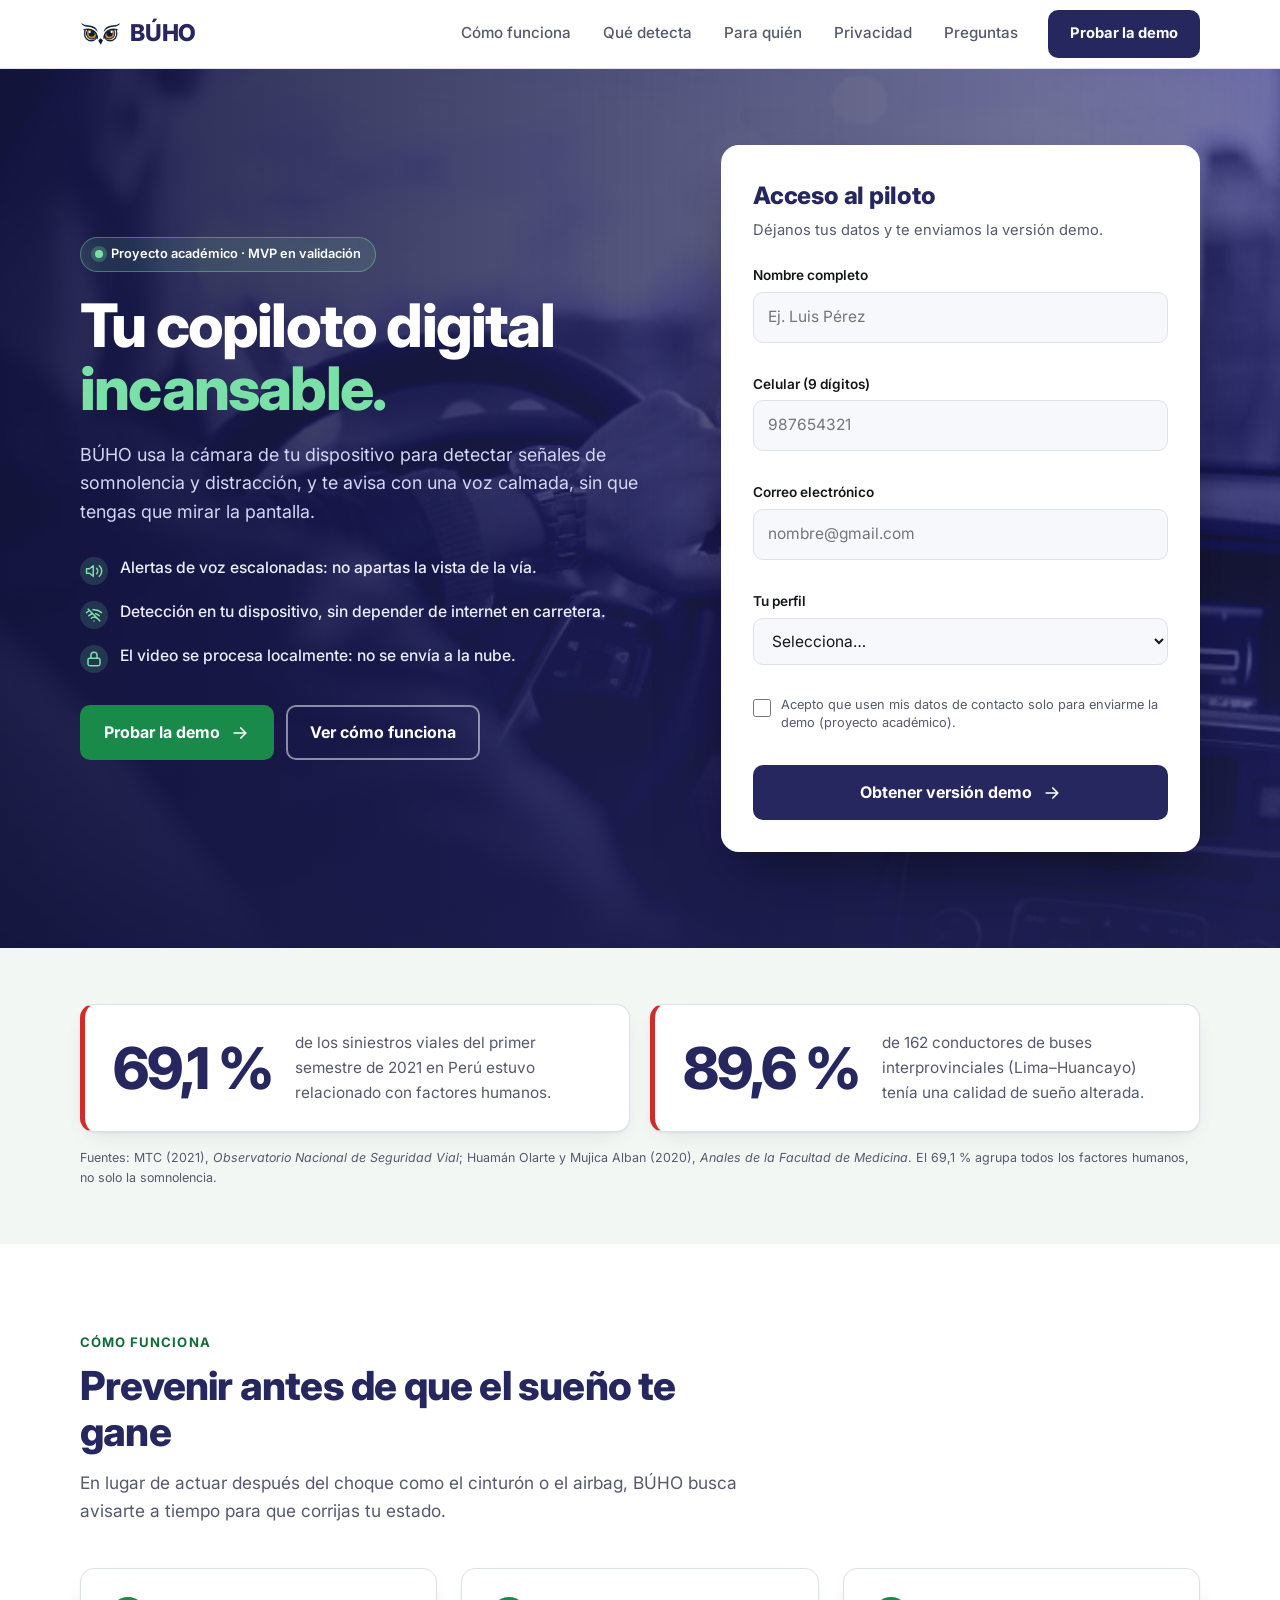
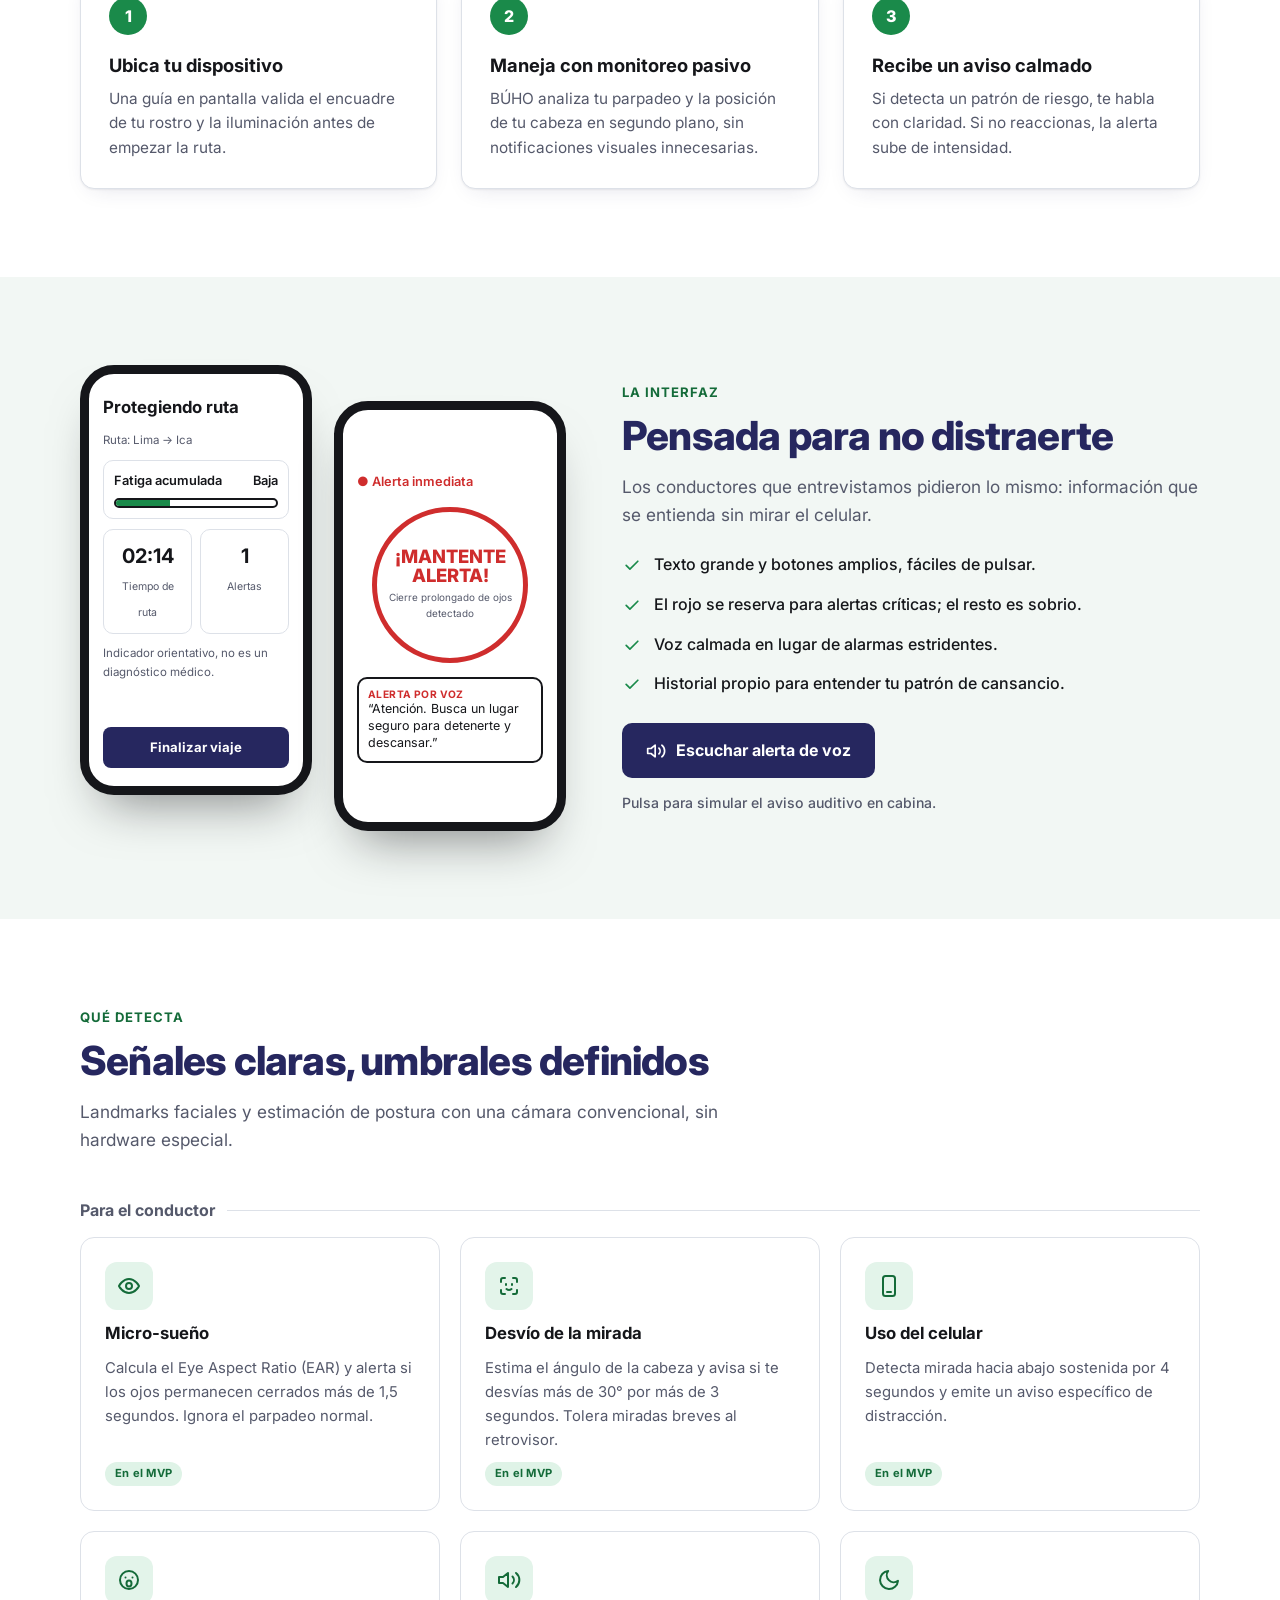
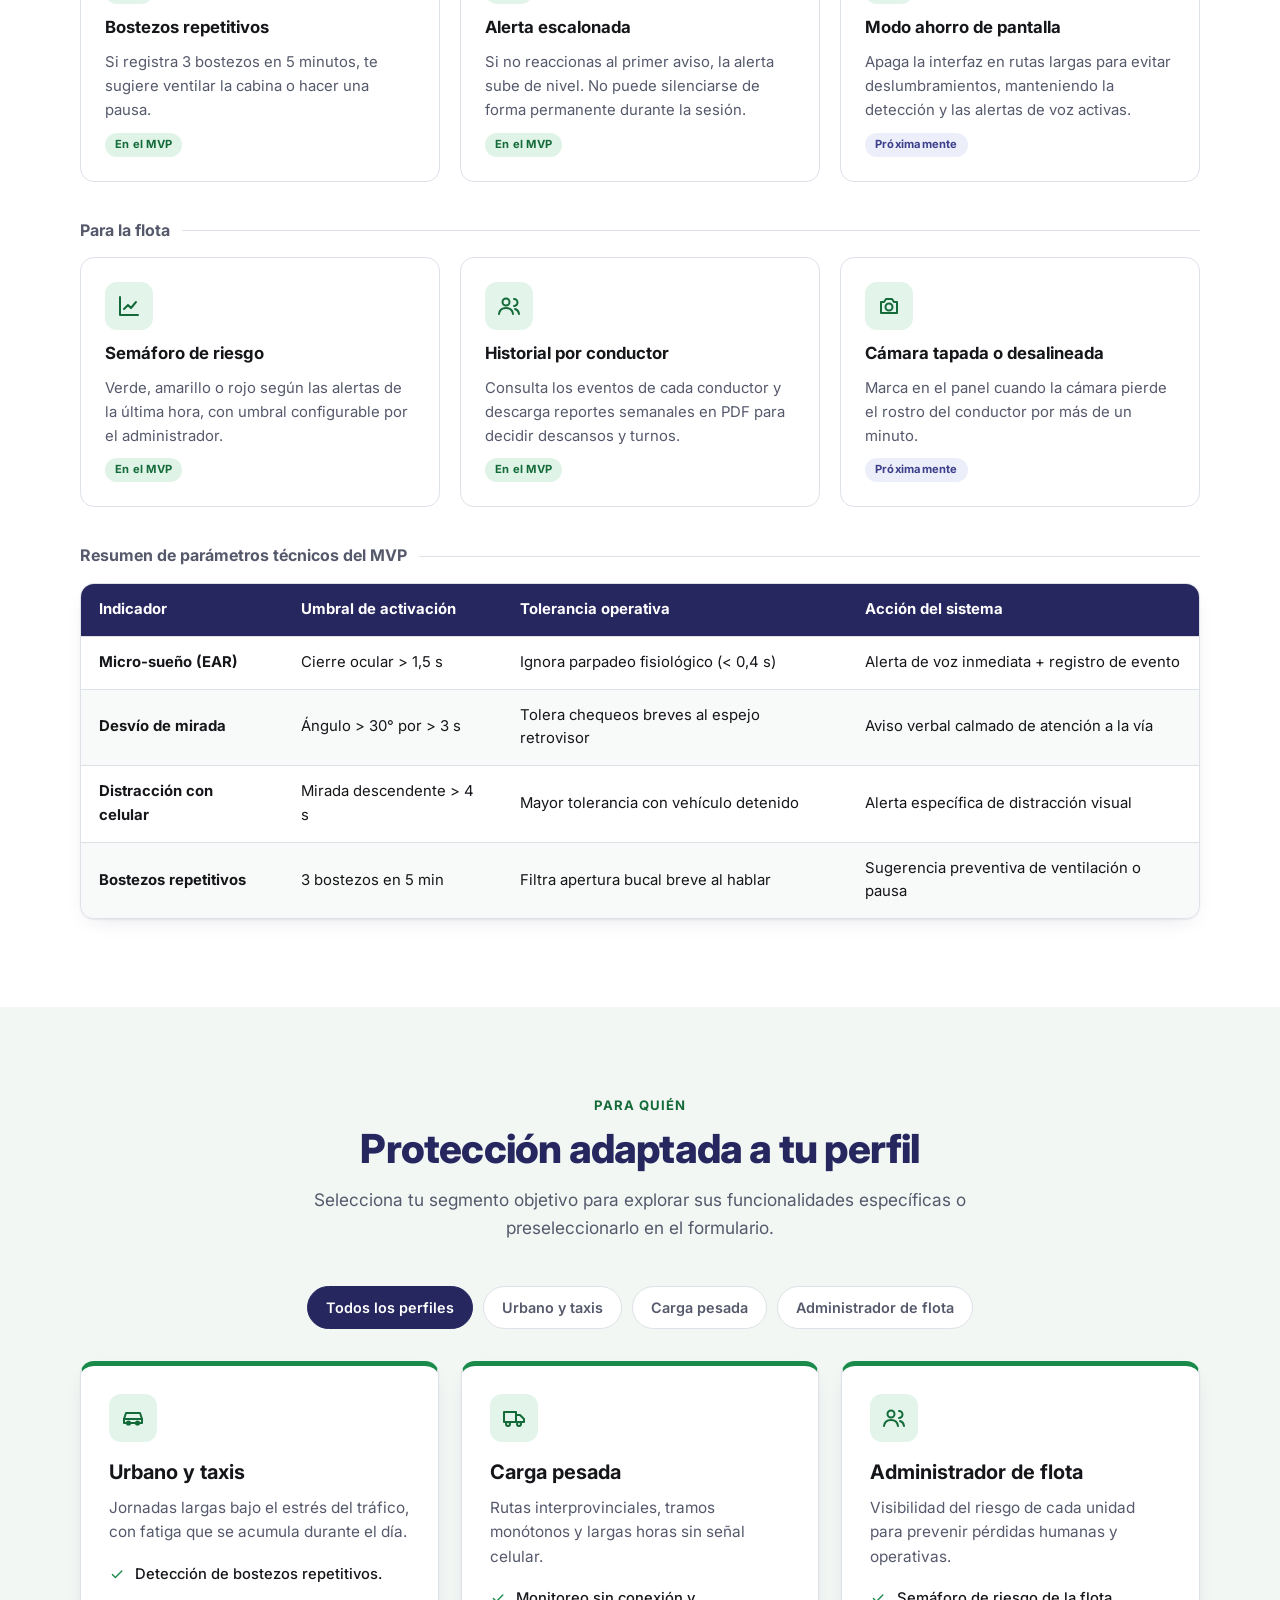
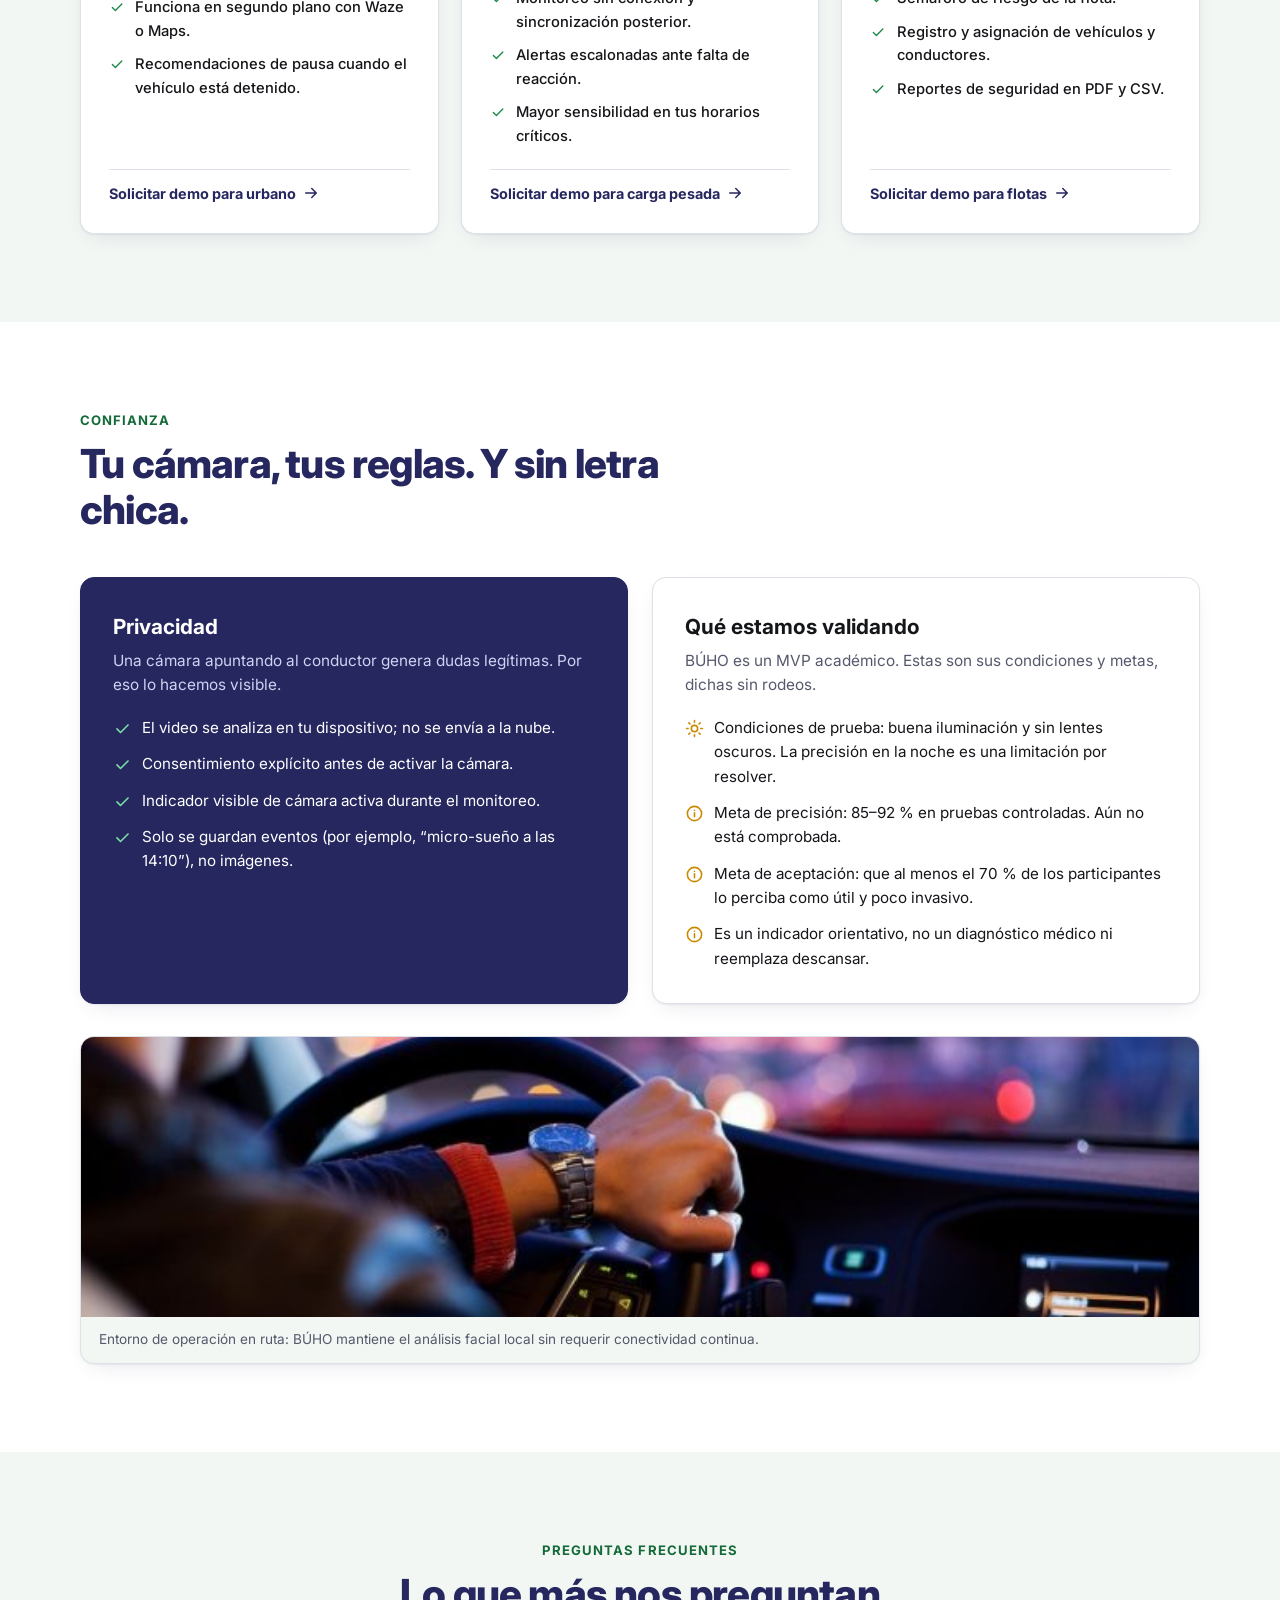
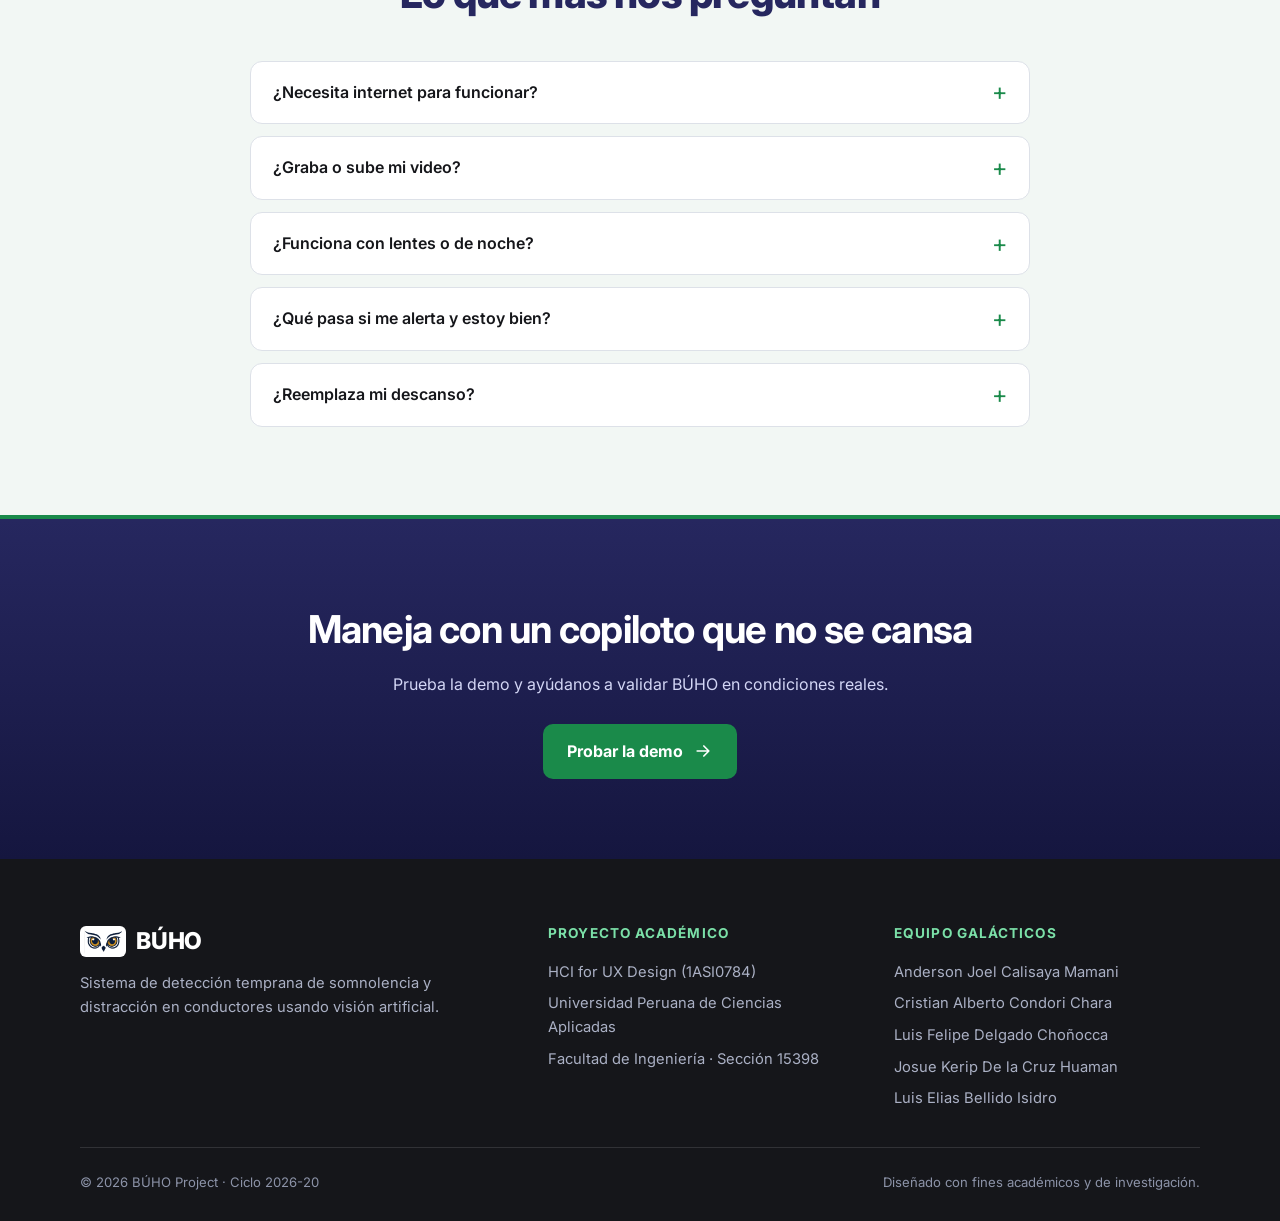
<file: BUHO-con-demo/1ASI0784-15398-BUHO-main/pages/index.html>
<!DOCTYPE html>
<html lang="es">
<head>
  <meta charset="UTF-8">
  <meta name="viewport" content="width=device-width, initial-scale=1.0">
  <title>BÚHO | Tu copiloto digital incansable</title>
  <meta name="description" content="BÚHO detecta señales de somnolencia y distracción con la cámara de tu dispositivo y te avisa con una alerta de voz calmada, sin que apartes la vista de la vía.">
  <meta name="author" content="Equipo Galácticos - UPC (1ASI0784)">

  <link rel="preconnect" href="https://fonts.googleapis.com">
  <link rel="preconnect" href="https://fonts.gstatic.com" crossorigin>
  <link href="https://fonts.googleapis.com/css2?family=Inter:wght@400;500;600;700;800&display=swap" rel="stylesheet">

  <!-- Separación de estilos en hoja externa (CSS3 Best Practices) -->
  <link rel="icon" href="../favicon.ico" type="image/x-icon">
  <link rel="stylesheet" href="../css/styles.css">
</head>
<body>
  <a class="skip" href="#contenido">Saltar al contenido</a>

  <!-- Sprite de iconos SVG reutilizables -->
  <svg class="svg-sprite" width="0" height="0" aria-hidden="true">
    <defs>
      <symbol id="i-eye" viewBox="0 0 24 24"><path d="M2 12s3.5-7 10-7 10 7 10 7-3.5 7-10 7S2 12 2 12z"/><circle cx="12" cy="12" r="3"/></symbol>
      <symbol id="i-face" viewBox="0 0 24 24"><path d="M4 8V6a2 2 0 0 1 2-2h2M16 4h2a2 2 0 0 1 2 2v2M20 16v2a2 2 0 0 1-2 2h-2M8 20H6a2 2 0 0 1-2-2v-2"/><path d="M9 10v1M15 10v1M9.5 15c1.5 1.2 3.5 1.2 5 0"/></symbol>
      <symbol id="i-phone" viewBox="0 0 24 24"><rect x="6" y="2" width="12" height="20" rx="2.5"/><path d="M10 18h4"/></symbol>
      <symbol id="i-yawn" viewBox="0 0 24 24"><circle cx="12" cy="12" r="9"/><path d="M8.5 9.5h.01M15.5 9.5h.01"/><ellipse cx="12" cy="15.5" rx="2.5" ry="3"/></symbol>
      <symbol id="i-voice" viewBox="0 0 24 24"><path d="M11 5 6 9H2v6h4l5 4V5z"/><path d="M15.5 8.5a5 5 0 0 1 0 7M19 5a9 9 0 0 1 0 14"/></symbol>
      <symbol id="i-lock" viewBox="0 0 24 24"><rect x="4" y="11" width="16" height="10" rx="2"/><path d="M8 11V7a4 4 0 0 1 8 0v4"/></symbol>
      <symbol id="i-wifi-off" viewBox="0 0 24 24"><path d="M2 2l20 20M8.5 16.4a5 5 0 0 1 7 0M2 8.8a15 15 0 0 1 4.2-2.7M10.7 5.1A15 15 0 0 1 22 8.8M5 12.9a10 10 0 0 1 5.2-2.7M14 10.3a10 10 0 0 1 5 2.6"/><path d="M12 20h.01"/></symbol>
      <symbol id="i-moon" viewBox="0 0 24 24"><path d="M21 12.8A9 9 0 1 1 11.2 3a7 7 0 0 0 9.8 9.8z"/></symbol>
      <symbol id="i-chart" viewBox="0 0 24 24"><path d="M3 3v18h18"/><path d="m7 15 4-4 3 3 5-6"/></symbol>
      <symbol id="i-clock" viewBox="0 0 24 24"><circle cx="12" cy="12" r="9"/><path d="M12 7v5l3 2"/></symbol>
      <symbol id="i-camera" viewBox="0 0 24 24"><path d="M4 8h3l2-3h6l2 3h3v11H4z"/><circle cx="12" cy="13" r="3.5"/></symbol>
      <symbol id="i-car" viewBox="0 0 24 24"><path d="M3 17v-4l2-6h14l2 6v4z"/><path d="M3 13h18"/><circle cx="7.5" cy="17" r="1.6"/><circle cx="16.5" cy="17" r="1.6"/></symbol>
      <symbol id="i-truck" viewBox="0 0 24 24"><path d="M2 6h12v10H2zM14 9h4l4 4v3h-8"/><circle cx="6" cy="18" r="2"/><circle cx="17" cy="18" r="2"/></symbol>
      <symbol id="i-users" viewBox="0 0 24 24"><circle cx="9" cy="8" r="3.5"/><path d="M2 20c.5-4 3.5-6 7-6s6.5 2 7 6M17 5a3.5 3.5 0 0 1 0 7M22 20c-.3-2.5-1.7-4.3-4-5"/></symbol>
      <symbol id="i-check" viewBox="0 0 24 24"><path d="m5 12.5 4.5 4.5L19 7.5"/></symbol>
      <symbol id="i-info" viewBox="0 0 24 24"><circle cx="12" cy="12" r="9"/><path d="M12 11v5M12 8h.01"/></symbol>
      <symbol id="i-arrow" viewBox="0 0 24 24"><path d="M5 12h14M13 6l6 6-6 6"/></symbol>
      <symbol id="i-menu" viewBox="0 0 24 24"><path d="M4 7h16M4 12h16M4 17h16"/></symbol>
      <symbol id="i-sun" viewBox="0 0 24 24"><circle cx="12" cy="12" r="4"/><path d="M12 2v2M12 20v2M2 12h2M20 12h2M4.9 4.9l1.4 1.4M17.7 17.7l1.4 1.4M4.9 19.1l1.4-1.4M17.7 6.3l1.4-1.4"/></symbol>
    </defs>
  </svg>

  <header>
    <div class="wrap barra">
      <a class="marca" href="#inicio" aria-label="BÚHO, ir al inicio">
        <img src="../assets/images/logo-buho.png" alt="Logotipo de BÚHO" width="40" height="26"> BÚHO
      </a>
      <button class="burger" id="burger" type="button" aria-expanded="false" aria-controls="menu" aria-label="Abrir menú">
        <svg class="ico" aria-hidden="true"><use href="#i-menu"/></svg>
      </button>
      <nav class="menu" id="menu" aria-label="Navegación principal">
        <a href="#como-funciona">Cómo funciona</a>
        <a href="#deteccion">Qué detecta</a>
        <a href="#para-quien">Para quién</a>
        <a href="#privacidad">Privacidad</a>
        <a href="#faq">Preguntas</a>
        <a class="btn btn-primario" href="../demo/index.html">Probar la demo</a>
      </nav>
    </div>
  </header>

  <main id="contenido">
    <!-- ================= HERO ================= -->
    <section class="hero" id="inicio" aria-labelledby="titulo-hero">
      <div class="wrap hero-grid">
        <div>
          <p class="etiqueta"><span class="punto" aria-hidden="true"></span> Proyecto académico · MVP en validación</p>
          <h1 id="titulo-hero">Tu copiloto digital <em>incansable.</em></h1>
          <p class="lead">BÚHO usa la cámara de tu dispositivo para detectar señales de somnolencia y distracción, y te avisa con una voz calmada, sin que tengas que mirar la pantalla.</p>

          <ul class="puntos-clave">
            <li><svg class="ico" aria-hidden="true"><use href="#i-voice"/></svg> Alertas de voz escalonadas: no apartas la vista de la vía.</li>
            <li><svg class="ico" aria-hidden="true"><use href="#i-wifi-off"/></svg> Detección en tu dispositivo, sin depender de internet en carretera.</li>
            <li><svg class="ico" aria-hidden="true"><use href="#i-lock"/></svg> El video se procesa localmente: no se envía a la nube.</li>
          </ul>

          <div class="hero-acciones">
            <a class="btn btn-verde" href="../demo/index.html">Probar la demo <svg class="ico" aria-hidden="true"><use href="#i-arrow"/></svg></a>
            <a class="btn btn-borde" href="#como-funciona">Ver cómo funciona</a>
          </div>
        </div>

        <!-- Formulario semántico con fieldset y legend -->
        <aside class="form-card" id="registro" aria-labelledby="titulo-form">
          <form id="form-demo" novalidate>
            <fieldset class="form-fieldset">
              <legend id="titulo-form">Acceso al piloto</legend>
              <p class="sub">Déjanos tus datos y te enviamos la versión demo.</p>

              <div class="campo" id="c-nombre">
                <label for="nombre">Nombre completo</label>
                <input id="nombre" name="nombre" type="text" autocomplete="name" placeholder="Ej. Luis Pérez" minlength="2" required aria-describedby="e-nombre">
                <p class="err" id="e-nombre" aria-live="polite"></p>
              </div>
              <div class="campo" id="c-cel">
                <label for="cel">Celular (9 dígitos)</label>
                <input id="cel" name="cel" type="tel" inputmode="numeric" autocomplete="tel-national" placeholder="987654321" maxlength="9" pattern="9[0-9]8" required aria-describedby="e-cel">
                <p class="err" id="e-cel" aria-live="polite"></p>
              </div>
              <div class="campo" id="c-correo">
                <label for="correo">Correo electrónico</label>
                <input id="correo" name="correo" type="email" autocomplete="email" placeholder="nombre@gmail.com" required aria-describedby="e-correo">
                <p class="err" id="e-correo" aria-live="polite"></p>
              </div>
              <div class="campo" id="c-perfil">
                <label for="perfil">Tu perfil</label>
                <select id="perfil" name="perfil" required aria-describedby="e-perfil">
                  <option value="" selected disabled>Selecciona…</option>
                  <option value="urbano">Conductor urbano (particular o taxi)</option>
                  <option value="pesada">Carga pesada o interprovincial</option>
                  <option value="gestor">Gerente o administrador de flota</option>
                </select>
                <p class="err" id="e-perfil" aria-live="polite"></p>
              </div>
              <label class="acepto" id="c-acepto" for="acepto">
                <input type="checkbox" id="acepto" name="acepto" required aria-describedby="e-acepto">
                <span>Acepto que usen mis datos de contacto solo para enviarme la demo (proyecto académico).</span>
              </label>
              <p class="err" id="e-acepto" aria-live="polite"></p>

              <button type="submit" class="btn btn-primario btn-bloque">Obtener versión demo <svg class="ico" aria-hidden="true"><use href="#i-arrow"/></svg></button>
            </fieldset>
          </form>

          <div class="exito" id="exito" hidden>
            <svg class="ico" aria-hidden="true"><use href="#i-check"/></svg>
            <h2>¡Registro listo!</h2>
            <p id="exito-texto">Gracias, <b id="exito-nombre"></b>. Este es un demo académico: tus datos no se enviaron a ningún servidor.</p>
            <div class="exito-acciones">
              <a class="btn btn-primario" id="btn-descarga" href="../demo/index.html">Abrir la demo <svg class="ico" aria-hidden="true"><use href="#i-arrow"/></svg></a>
              <button type="button" class="btn-link" id="btn-reiniciar">Registrar otro perfil</button>
            </div>
          </div>
        </aside>
      </div>
    </section>

    <!-- ================= CIFRAS ================= -->
    <section class="cifras" aria-label="Estadísticas de seguridad vial en Perú">
      <div class="wrap">
        <div class="cifras-grid">
          <div class="cifra reveal">
            <strong>69,1 %</strong>
            <p>de los siniestros viales del primer semestre de 2021 en Perú estuvo relacionado con factores humanos.</p>
          </div>
          <div class="cifra reveal">
            <strong>89,6 %</strong>
            <p>de 162 conductores de buses interprovinciales (Lima–Huancayo) tenía una calidad de sueño alterada.</p>
          </div>
        </div>
        <p class="fuente">Fuentes: MTC (2021), <cite>Observatorio Nacional de Seguridad Vial</cite>; Huamán Olarte y Mujica Alban (2020), <cite>Anales de la Facultad de Medicina</cite>. El 69,1 % agrupa todos los factores humanos, no solo la somnolencia.</p>
      </div>
    </section>

    <!-- ================= CÓMO FUNCIONA ================= -->
    <section id="como-funciona" aria-labelledby="t-como">
      <div class="wrap">
        <div class="cab-seccion">
          <p class="sobre">Cómo funciona</p>
          <h2 class="titulo" id="t-como">Prevenir antes de que el sueño te gane</h2>
          <p class="intro">En lugar de actuar después del choque como el cinturón o el airbag, BÚHO busca avisarte a tiempo para que corrijas tu estado.</p>
        </div>
        <ol class="pasos">
          <li class="paso reveal">
            <h3>Ubica tu dispositivo</h3>
            <p>Una guía en pantalla valida el encuadre de tu rostro y la iluminación antes de empezar la ruta.</p>
          </li>
          <li class="paso reveal">
            <h3>Maneja con monitoreo pasivo</h3>
            <p>BÚHO analiza tu parpadeo y la posición de tu cabeza en segundo plano, sin notificaciones visuales innecesarias.</p>
          </li>
          <li class="paso reveal">
            <h3>Recibe un aviso calmado</h3>
            <p>Si detecta un patrón de riesgo, te habla con claridad. Si no reaccionas, la alerta sube de intensidad.</p>
          </li>
        </ol>
      </div>
    </section>

    <!-- ================= PANTALLAS ================= -->
    <section class="pantallas" aria-labelledby="t-pant">
      <div class="wrap pantallas-grid">
        <figure class="telefonos reveal" aria-labelledby="fig-pantallas">
          <div class="tel" aria-hidden="true">
            <h4>Protegiendo ruta</h4>
            <small>Ruta: Lima → Ica</small>
            <div class="t-card">
              <div class="t-fila"><span>Fatiga acumulada</span><span>Baja</span></div>
              <div class="t-barra"><i></i></div>
            </div>
            <div class="t-metricas">
              <div class="t-card"><strong>02:14</strong><span>Tiempo de ruta</span></div>
              <div class="t-card"><strong>1</strong><span>Alertas</span></div>
            </div>
            <small>Indicador orientativo, no es un diagnóstico médico.</small>
            <div class="t-btn">Finalizar viaje</div>
          </div>
          <div class="tel t-alerta" aria-hidden="true">
            <div class="t-fila"><span class="t-estado-alerta">● Alerta inmediata</span></div>
            <div class="t-circulo"><strong>¡MANTENTE ALERTA!</strong><small>Cierre prolongado de ojos detectado</small></div>
            <div class="t-voz"><b>ALERTA POR VOZ</b>“Atención. Busca un lugar seguro para detenerte y descansar.”</div>
          </div>
          <figcaption class="sr-only" id="fig-pantallas">Vista comparativa de las pantallas de BÚHO: monitoreo activo de ruta y alerta inmediata por cierre prolongado de ojos.</figcaption>
        </figure>
        <div>
          <p class="sobre">La interfaz</p>
          <h2 class="titulo" id="t-pant">Pensada para no distraerte</h2>
          <p class="intro intro-pantallas">Los conductores que entrevistamos pidieron lo mismo: información que se entienda sin mirar el celular.</p>
          <ul class="lista-tick">
            <li><svg class="ico" aria-hidden="true"><use href="#i-check"/></svg> Texto grande y botones amplios, fáciles de pulsar.</li>
            <li><svg class="ico" aria-hidden="true"><use href="#i-check"/></svg> El rojo se reserva para alertas críticas; el resto es sobrio.</li>
            <li><svg class="ico" aria-hidden="true"><use href="#i-check"/></svg> Voz calmada en lugar de alarmas estridentes.</li>
            <li><svg class="ico" aria-hidden="true"><use href="#i-check"/></svg> Historial propio para entender tu patrón de cansancio.</li>
          </ul>

          <!-- Interacción de prueba de audio/alerta calmada -->
          <div class="demo-voz-box">
            <button type="button" class="btn btn-primario" id="btn-probar-voz">
              <svg class="ico" aria-hidden="true"><use href="#i-voice"/></svg> Escuchar alerta de voz
            </button>
            <p class="voz-estado" id="voz-estado" aria-live="polite">Pulsa para simular el aviso auditivo en cabina.</p>
          </div>
        </div>
      </div>
    </section>

    <!-- ================= QUÉ DETECTA ================= -->
    <section id="deteccion" aria-labelledby="t-det">
      <div class="wrap">
        <div class="cab-seccion">
          <p class="sobre">Qué detecta</p>
          <h2 class="titulo" id="t-det">Señales claras, umbrales definidos</h2>
          <p class="intro">Landmarks faciales y estimación de postura con una cámara convencional, sin hardware especial.</p>
        </div>

        <h3 class="grupo-titulo">Para el conductor</h3>
        <div class="grid-cards">
          <article class="feature reveal">
            <div class="f-ico"><svg class="ico" aria-hidden="true"><use href="#i-eye"/></svg></div>
            <h3>Micro-sueño</h3>
            <p>Calcula el Eye Aspect Ratio (EAR) y alerta si los ojos permanecen cerrados más de 1,5 segundos. Ignora el parpadeo normal.</p>
            <span class="tag tag-mvp">En el MVP</span>
          </article>
          <article class="feature reveal">
            <div class="f-ico"><svg class="ico" aria-hidden="true"><use href="#i-face"/></svg></div>
            <h3>Desvío de la mirada</h3>
            <p>Estima el ángulo de la cabeza y avisa si te desvías más de 30° por más de 3 segundos. Tolera miradas breves al retrovisor.</p>
            <span class="tag tag-mvp">En el MVP</span>
          </article>
          <article class="feature reveal">
            <div class="f-ico"><svg class="ico" aria-hidden="true"><use href="#i-phone"/></svg></div>
            <h3>Uso del celular</h3>
            <p>Detecta mirada hacia abajo sostenida por 4 segundos y emite un aviso específico de distracción.</p>
            <span class="tag tag-mvp">En el MVP</span>
          </article>
          <article class="feature reveal">
            <div class="f-ico"><svg class="ico" aria-hidden="true"><use href="#i-yawn"/></svg></div>
            <h3>Bostezos repetitivos</h3>
            <p>Si registra 3 bostezos en 5 minutos, te sugiere ventilar la cabina o hacer una pausa.</p>
            <span class="tag tag-mvp">En el MVP</span>
          </article>
          <article class="feature reveal">
            <div class="f-ico"><svg class="ico" aria-hidden="true"><use href="#i-voice"/></svg></div>
            <h3>Alerta escalonada</h3>
            <p>Si no reaccionas al primer aviso, la alerta sube de nivel. No puede silenciarse de forma permanente durante la sesión.</p>
            <span class="tag tag-mvp">En el MVP</span>
          </article>
          <article class="feature reveal">
            <div class="f-ico"><svg class="ico" aria-hidden="true"><use href="#i-moon"/></svg></div>
            <h3>Modo ahorro de pantalla</h3>
            <p>Apaga la interfaz en rutas largas para evitar deslumbramientos, manteniendo la detección y las alertas de voz activas.</p>
            <span class="tag tag-prox">Próximamente</span>
          </article>
        </div>

        <h3 class="grupo-titulo">Para la flota</h3>
        <div class="grid-cards">
          <article class="feature reveal">
            <div class="f-ico"><svg class="ico" aria-hidden="true"><use href="#i-chart"/></svg></div>
            <h3>Semáforo de riesgo</h3>
            <p>Verde, amarillo o rojo según las alertas de la última hora, con umbral configurable por el administrador.</p>
            <span class="tag tag-mvp">En el MVP</span>
          </article>
          <article class="feature reveal">
            <div class="f-ico"><svg class="ico" aria-hidden="true"><use href="#i-users"/></svg></div>
            <h3>Historial por conductor</h3>
            <p>Consulta los eventos de cada conductor y descarga reportes semanales en PDF para decidir descansos y turnos.</p>
            <span class="tag tag-mvp">En el MVP</span>
          </article>
          <article class="feature reveal">
            <div class="f-ico"><svg class="ico" aria-hidden="true"><use href="#i-camera"/></svg></div>
            <h3>Cámara tapada o desalineada</h3>
            <p>Marca en el panel cuando la cámara pierde el rostro del conductor por más de un minuto.</p>
            <span class="tag tag-prox">Próximamente</span>
          </article>
        </div>

        <!-- Tabla técnica estructurada (HTML5 Tables & CSS3 Responsive Tables) -->
        <h3 class="grupo-titulo">Resumen de parámetros técnicos del MVP</h3>
        <div class="tabla-contenedor reveal" role="region" aria-label="Tabla de parámetros y umbrales de detección" tabindex="0">
          <table class="tabla-datos">
            <thead>
              <tr>
                <th scope="col">Indicador</th>
                <th scope="col">Umbral de activación</th>
                <th scope="col">Tolerancia operativa</th>
                <th scope="col">Acción del sistema</th>
              </tr>
            </thead>
            <tbody>
              <tr>
                <td><strong>Micro-sueño (EAR)</strong></td>
                <td>Cierre ocular &gt; 1,5 s</td>
                <td>Ignora parpadeo fisiológico (&lt; 0,4 s)</td>
                <td>Alerta de voz inmediata + registro de evento</td>
              </tr>
              <tr>
                <td><strong>Desvío de mirada</strong></td>
                <td>Ángulo &gt; 30° por &gt; 3 s</td>
                <td>Tolera chequeos breves al espejo retrovisor</td>
                <td>Aviso verbal calmado de atención a la vía</td>
              </tr>
              <tr>
                <td><strong>Distracción con celular</strong></td>
                <td>Mirada descendente &gt; 4 s</td>
                <td>Mayor tolerancia con vehículo detenido</td>
                <td>Alerta específica de distracción visual</td>
              </tr>
              <tr>
                <td><strong>Bostezos repetitivos</strong></td>
                <td>3 bostezos en 5 min</td>
                <td>Filtra apertura bucal breve al hablar</td>
                <td>Sugerencia preventiva de ventilación o pausa</td>
              </tr>
            </tbody>
          </table>
        </div>
      </div>
    </section>

    <!-- ================= PARA QUIÉN ================= -->
    <section class="segmentos" id="para-quien" aria-labelledby="t-seg">
      <div class="wrap">
        <div class="cab-seccion centro">
          <p class="sobre">Para quién</p>
          <h2 class="titulo" id="t-seg">Protección adaptada a tu perfil</h2>
          <p class="intro">Selecciona tu segmento objetivo para explorar sus funcionalidades específicas o preseleccionarlo en el formulario.</p>
        </div>

        <!-- Selector interactivo de opciones (Capítulo V - Sección 5.3) -->
        <div class="filtro-segmentos" role="group" aria-label="Filtrar por perfil de usuario">
          <button type="button" class="filtro-btn activo" data-seg="todos" aria-pressed="true">Todos los perfiles</button>
          <button type="button" class="filtro-btn" data-seg="urbano" aria-pressed="false">Urbano y taxis</button>
          <button type="button" class="filtro-btn" data-seg="pesada" aria-pressed="false">Carga pesada</button>
          <button type="button" class="filtro-btn" data-seg="gestor" aria-pressed="false">Administrador de flota</button>
        </div>

        <div class="seg-grid" id="seg-grid">
          <article class="seg reveal" data-perfil="urbano">
            <div class="f-ico"><svg class="ico" aria-hidden="true"><use href="#i-car"/></svg></div>
            <h3>Urbano y taxis</h3>
            <p>Jornadas largas bajo el estrés del tráfico, con fatiga que se acumula durante el día.</p>
            <ul>
              <li><svg class="ico" aria-hidden="true"><use href="#i-check"/></svg> Detección de bostezos repetitivos.</li>
              <li><svg class="ico" aria-hidden="true"><use href="#i-check"/></svg> Funciona en segundo plano con Waze o Maps.</li>
              <li><svg class="ico" aria-hidden="true"><use href="#i-check"/></svg> Recomendaciones de pausa cuando el vehículo está detenido.</li>
            </ul>
            <a href="#registro" class="seg-cta" data-select-perfil="urbano">Solicitar demo para urbano <svg class="ico" aria-hidden="true"><use href="#i-arrow"/></svg></a>
          </article>
          <article class="seg reveal" data-perfil="pesada">
            <div class="f-ico"><svg class="ico" aria-hidden="true"><use href="#i-truck"/></svg></div>
            <h3>Carga pesada</h3>
            <p>Rutas interprovinciales, tramos monótonos y largas horas sin señal celular.</p>
            <ul>
              <li><svg class="ico" aria-hidden="true"><use href="#i-check"/></svg> Monitoreo sin conexión y sincronización posterior.</li>
              <li><svg class="ico" aria-hidden="true"><use href="#i-check"/></svg> Alertas escalonadas ante falta de reacción.</li>
              <li><svg class="ico" aria-hidden="true"><use href="#i-check"/></svg> Mayor sensibilidad en tus horarios críticos.</li>
            </ul>
            <a href="#registro" class="seg-cta" data-select-perfil="pesada">Solicitar demo para carga pesada <svg class="ico" aria-hidden="true"><use href="#i-arrow"/></svg></a>
          </article>
          <article class="seg reveal" data-perfil="gestor">
            <div class="f-ico"><svg class="ico" aria-hidden="true"><use href="#i-users"/></svg></div>
            <h3>Administrador de flota</h3>
            <p>Visibilidad del riesgo de cada unidad para prevenir pérdidas humanas y operativas.</p>
            <ul>
              <li><svg class="ico" aria-hidden="true"><use href="#i-check"/></svg> Semáforo de riesgo de la flota.</li>
              <li><svg class="ico" aria-hidden="true"><use href="#i-check"/></svg> Registro y asignación de vehículos y conductores.</li>
              <li><svg class="ico" aria-hidden="true"><use href="#i-check"/></svg> Reportes de seguridad en PDF y CSV.</li>
            </ul>
            <a href="#registro" class="seg-cta" data-select-perfil="gestor">Solicitar demo para flotas <svg class="ico" aria-hidden="true"><use href="#i-arrow"/></svg></a>
          </article>
        </div>
      </div>
    </section>

    <!-- ================= PRIVACIDAD Y TRANSPARENCIA ================= -->
    <section id="privacidad" aria-labelledby="t-priv">
      <div class="wrap">
        <div class="cab-seccion">
          <p class="sobre">Confianza</p>
          <h2 class="titulo" id="t-priv">Tu cámara, tus reglas. Y sin letra chica.</h2>
        </div>
        <div class="dos-col">
          <article class="panel oscuro reveal">
            <h3>Privacidad</h3>
            <p>Una cámara apuntando al conductor genera dudas legítimas. Por eso lo hacemos visible.</p>
            <ul>
              <li><svg class="ico" aria-hidden="true"><use href="#i-check"/></svg> El video se analiza en tu dispositivo; no se envía a la nube.</li>
              <li><svg class="ico" aria-hidden="true"><use href="#i-check"/></svg> Consentimiento explícito antes de activar la cámara.</li>
              <li><svg class="ico" aria-hidden="true"><use href="#i-check"/></svg> Indicador visible de cámara activa durante el monitoreo.</li>
              <li><svg class="ico" aria-hidden="true"><use href="#i-check"/></svg> Solo se guardan eventos (por ejemplo, “micro-sueño a las 14:10”), no imágenes.</li>
            </ul>
          </article>
          <article class="panel reveal">
            <h3>Qué estamos validando</h3>
            <p>BÚHO es un MVP académico. Estas son sus condiciones y metas, dichas sin rodeos.</p>
            <ul>
              <li><svg class="ico" aria-hidden="true"><use href="#i-sun"/></svg> Condiciones de prueba: buena iluminación y sin lentes oscuros. La precisión en la noche es una limitación por resolver.</li>
              <li><svg class="ico" aria-hidden="true"><use href="#i-info"/></svg> Meta de precisión: 85–92 % en pruebas controladas. Aún no está comprobada.</li>
              <li><svg class="ico" aria-hidden="true"><use href="#i-info"/></svg> Meta de aceptación: que al menos el 70 % de los participantes lo perciba como útil y poco invasivo.</li>
              <li><svg class="ico" aria-hidden="true"><use href="#i-info"/></svg> Es un indicador orientativo, no un diagnóstico médico ni reemplaza descansar.</li>
            </ul>
          </article>
        </div>

        <!-- Recurso gráfico responsivo con etiqueta HTML5 <picture> -->
        <figure class="contexto-visual reveal">
          <picture>
            <source media="(min-width: 768px)" srcset="../assets/images/fondo.jpg">
            <img src="../assets/images/fondo.jpg" alt="Entorno de conducción asistida en carretera donde opera el monitoreo preventivo BÚHO" width="700" height="467" loading="lazy">
          </picture>
          <figcaption>Entorno de operación en ruta: BÚHO mantiene el análisis facial local sin requerir conectividad continua.</figcaption>
        </figure>
      </div>
    </section>

    <!-- ================= FAQ ================= -->
    <section id="faq" class="seccion-faq" aria-labelledby="t-faq">
      <div class="wrap">
        <div class="cab-seccion centro">
          <p class="sobre">Preguntas frecuentes</p>
          <h2 class="titulo" id="t-faq">Lo que más nos preguntan</h2>
        </div>
        <div class="faq">
          <details>
            <summary>¿Necesita internet para funcionar?</summary>
            <p>No para detectar ni para alertar: el análisis ocurre en tu dispositivo. Los eventos se guardan localmente y se sincronizan cuando recuperas conexión.</p>
          </details>
          <details>
            <summary>¿Graba o sube mi video?</summary>
            <p>No. La cámara se usa para analizar tu rostro en tiempo real y el video no se envía a la nube. Lo que se guarda son eventos, como la hora y el tipo de alerta.</p>
          </details>
          <details>
            <summary>¿Funciona con lentes o de noche?</summary>
            <p>En el MVP medimos la caída de precisión con luz diurna, luz artificial, lentes transparentes y lentes oscuros. Con lentes oscuros o poca luz puede fallar, y es una limitación que estamos documentando.</p>
          </details>
          <details>
            <summary>¿Qué pasa si me alerta y estoy bien?</summary>
            <p>Puedes ajustar el tipo de alerta y el volumen. Las alertas por somnolencia no se pueden silenciar de forma permanente durante una sesión activa, por seguridad.</p>
          </details>
          <details>
            <summary>¿Reemplaza mi descanso?</summary>
            <p>No. BÚHO es un apoyo para detectar señales tempranas, no un diagnóstico médico. Si estás cansado, detente en un lugar seguro.</p>
          </details>
        </div>
      </div>
    </section>

    <!-- ================= CTA FINAL ================= -->
    <section class="cta-final" aria-labelledby="t-cta">
      <div class="wrap">
        <h2 id="t-cta">Maneja con un copiloto que no se cansa</h2>
        <p>Prueba la demo y ayúdanos a validar BÚHO en condiciones reales.</p>
        <a class="btn btn-verde" href="../demo/index.html">Probar la demo <svg class="ico" aria-hidden="true"><use href="#i-arrow"/></svg></a>
      </div>
    </section>
  </main>

  <footer>
    <div class="wrap">
      <div class="footer-grid">
        <div>
          <div class="marca"><img src="../assets/images/logo-buho.png" alt="Logotipo de BÚHO" width="40" height="26"> BÚHO</div>
          <p>Sistema de detección temprana de somnolencia y distracción en conductores usando visión artificial.</p>
        </div>
        <div>
          <h4>Proyecto académico</h4>
          <ul>
            <li>HCI for UX Design (1ASI0784)</li>
            <li>Universidad Peruana de Ciencias Aplicadas</li>
            <li>Facultad de Ingeniería · Sección 15398</li>
          </ul>
        </div>
        <div>
          <h4>Equipo Galácticos</h4>
          <ul>
            <li>Anderson Joel Calisaya Mamani</li>
            <li>Cristian Alberto Condori Chara</li>
            <li>Luis Felipe Delgado Choñocca</li>
            <li>Josue Kerip De la Cruz Huaman</li>
            <li>Luis Elias Bellido Isidro</li>
          </ul>
        </div>
      </div>
      <div class="copy">
        <span>© 2026 BÚHO Project · Ciclo 2026-20</span>
        <span>Diseñado con fines académicos y de investigación.</span>
      </div>
    </div>
  </footer>

  <!-- Carga del script externo al final del documento para acelerar el renderizado -->
  <script src="../js/main.js"></script>
</body>
</html>
</file>
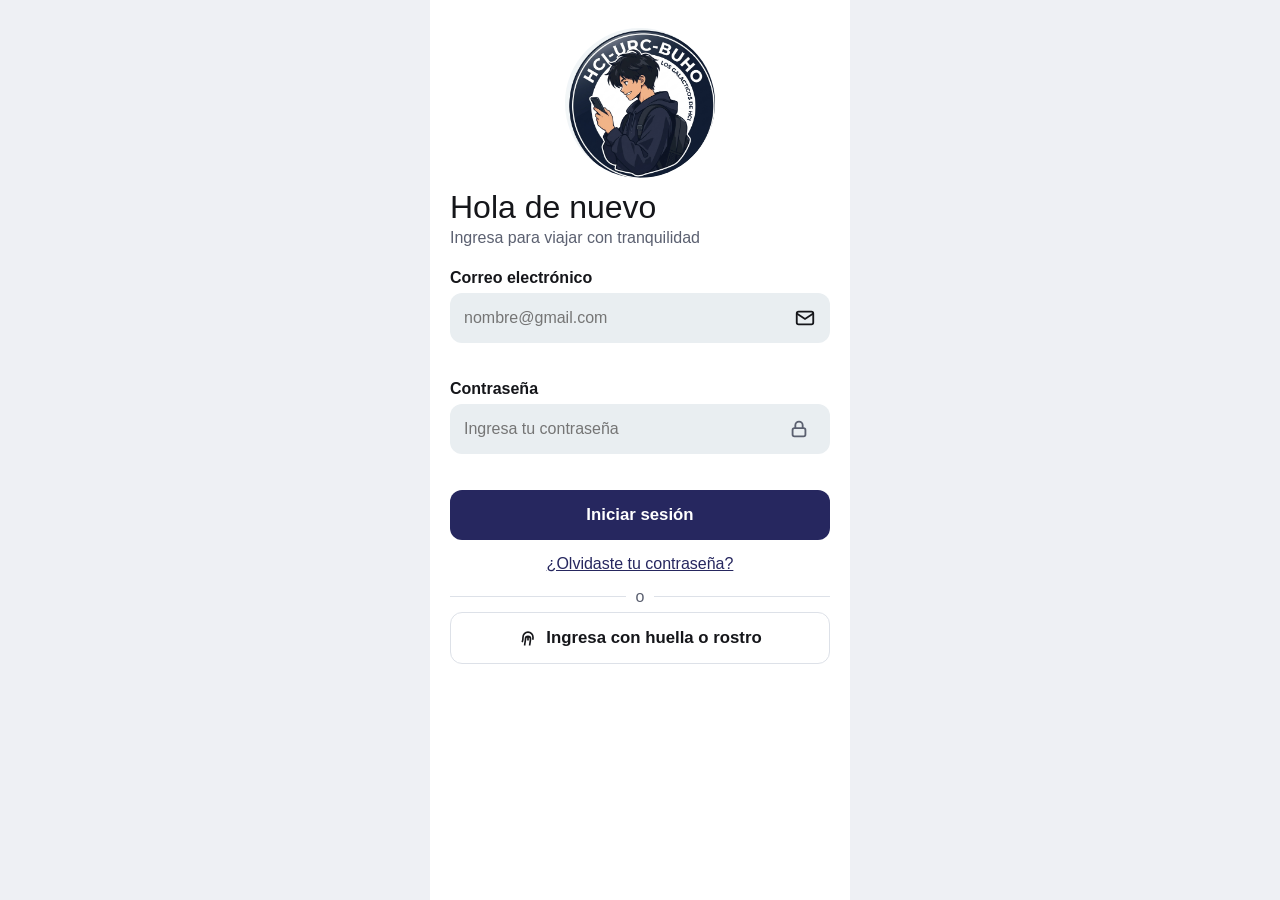
<file: BUHO-con-demo/1ASI0784-15398-BUHO-main/demo/historial.html>
<!DOCTYPE html>
<html lang="es">
<head>
  <meta charset="UTF-8">
  <meta name="viewport" content="width=device-width, initial-scale=1.0">
  <title>BÚHO · Historial</title>
  <link rel="stylesheet" href="style.css">
</head>
<body data-pagina="historial">
  <main class="app">
    <h1 class="h-pagina">Historial</h1>

    <section class="tarjeta" aria-label="Resumen general">
      <div class="resumen-grid">
        <div><strong id="h-viajes">0</strong><span>Viajes</span></div>
        <div><strong id="h-alertas">0</strong><span>Alertas</span></div>
        <div><strong id="h-prom">0</strong><span>Alertas por viaje</span></div>
      </div>
    </section>

    <section class="tarjeta" aria-labelledby="t-frec">
      <h2 id="t-frec">Frecuencia de somnolencia</h2>
      <div class="segmentado" role="group" aria-label="Tipo de gráfico">
        <button type="button" data-modo="hora" aria-pressed="true">Por hora</button>
        <button type="button" data-modo="mes" aria-pressed="false">Por mes</button>
      </div>
      <div class="grafico" id="grafico" role="img" aria-label="Gráfico de alertas"></div>
      <p class="interpreta" id="interpreta" aria-live="polite"></p>
      <p class="leyenda">Cada barra muestra su cantidad de alertas encima. La barra roja es el valor más alto. Incluye viajes de ejemplo.</p>
    </section>
  </main>

  <nav class="nav" id="nav" aria-label="Navegación principal"></nav>
  <script src="datos.js"></script>
  <script src="app.js"></script>
</body>
</html>
</file>
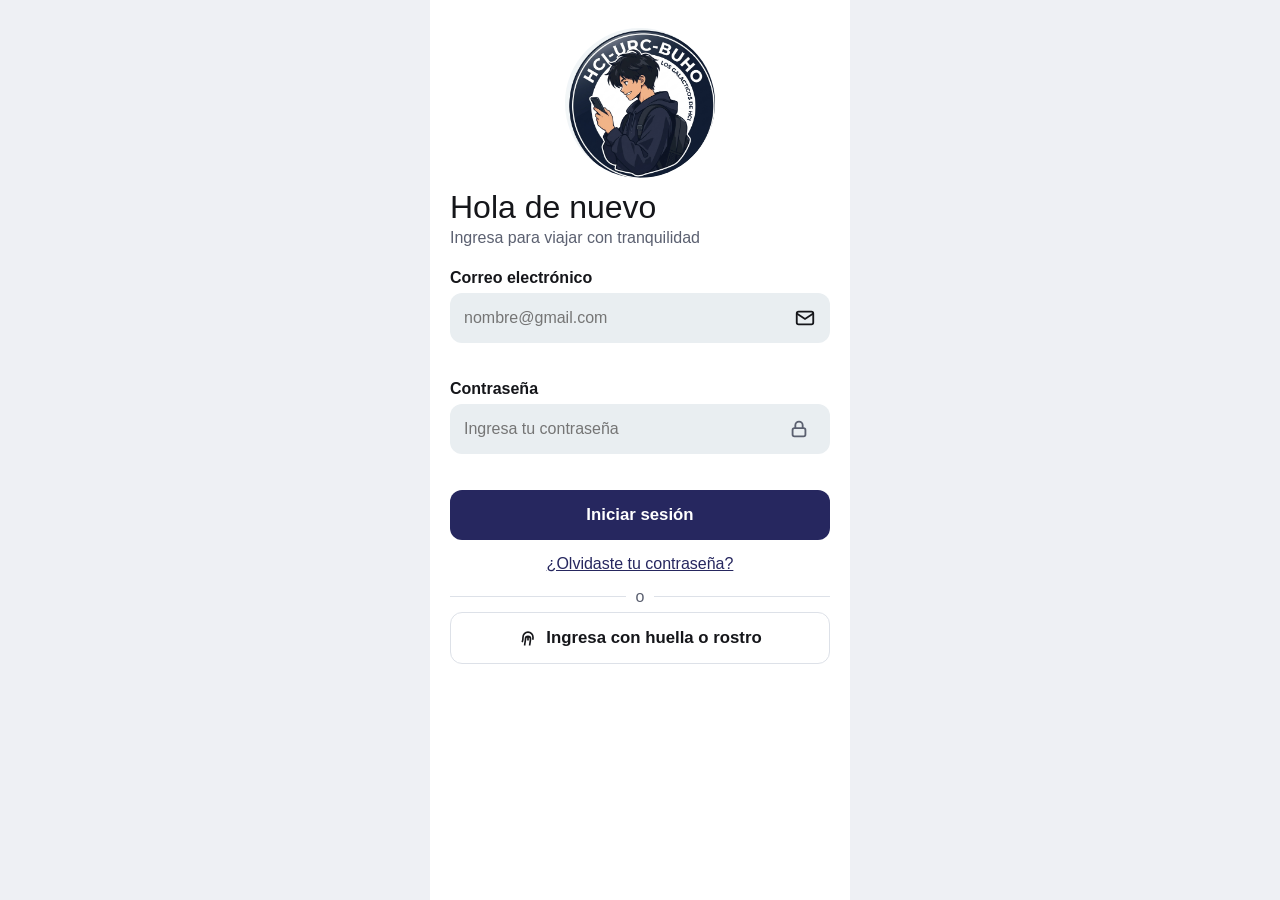
<file: BUHO-con-demo/1ASI0784-15398-BUHO-main/demo/inicio.html>
<!DOCTYPE html>
<html lang="es">
<head>
  <meta charset="UTF-8">
  <meta name="viewport" content="width=device-width, initial-scale=1.0">
  <title>BÚHO · Inicio</title>
  <link rel="stylesheet" href="style.css">
</head>
<body data-pagina="inicio">
  <main class="app">
    <header class="cabecera">
      <div class="marca"><img src="images/buho img.png" alt="">BUHO</div>
      <div class="usuario"><strong id="nombre">Conductor</strong><span id="rol">Conductor</span></div>
    </header>

    <article class="tarjeta tarjeta-control">
      <h2>¿Listo para conducir?</h2>
      <p class="subtitulo" id="estado-sistema" aria-live="polite">Sistema listo</p>

      <div class="estados">
        <div class="item">
          <svg width="26" height="26" viewBox="0 0 24 24" fill="none" stroke="currentColor" stroke-width="2" aria-hidden="true"><path d="M4 8h3l2-3h6l2 3h3v11H4z"/><circle cx="12" cy="13" r="3.5"/></svg>
          <div><strong>Cámara</strong><small id="txt-camara">pendiente</small></div>
        </div>
        <div class="item">
          <svg width="26" height="26" viewBox="0 0 24 24" fill="none" stroke="currentColor" stroke-width="2" aria-hidden="true"><path d="M2 12s4-7 10-7 10 7 10 7-4 7-10 7S2 12 2 12z"/><circle cx="12" cy="12" r="3"/></svg>
          <div><strong>Detección</strong><small id="txt-deteccion">activa</small></div>
        </div>
        <div class="item">
          <svg width="26" height="26" viewBox="0 0 24 24" fill="none" stroke="currentColor" stroke-width="2" aria-hidden="true"><circle cx="12" cy="12" r="9"/><path d="M12 7v5l3 2"/></svg>
          <div><strong>Última calibración</strong><small id="txt-calibracion">sin calibrar</small></div>
        </div>
      </div>

      <button type="button" class="btn btn-monitoreo" id="btn-monitoreo">
        <svg width="18" height="18" viewBox="0 0 24 24" fill="currentColor" aria-hidden="true" id="ico-monitoreo"><path d="M7 4v16l13-8z"/></svg>
        <span id="txt-monitoreo">Iniciar monitoreo</span>
      </button>
    </article>

    <div class="mapa" role="img" aria-label="Mapa de la ruta actual">
      <svg viewBox="0 0 380 150" preserveAspectRatio="xMidYMid slice" aria-hidden="true">
        <g stroke="#fff" stroke-width="8"><path d="M0 40h380M0 105h380M70 0v150M190 0v150M300 0v150"/></g>
        <path d="M70 105H190V40H300" fill="none" stroke="#26275f" stroke-width="4" stroke-dasharray="8 6"/>
        <circle cx="70" cy="105" r="7" fill="#1a8a4a"/><circle cx="300" cy="40" r="7" fill="#cf2d2d"/>
      </svg>
    </div>

    <section class="tarjeta" aria-labelledby="t-conduccion">
      <h2 id="t-conduccion">Mi conducción</h2>
      <div class="stats">
        <div><strong id="st-horas">—</strong><span>Horas conducidas</span></div>
        <div><strong id="st-viajes">—</strong><span>Viajes realizados</span></div>
        <div><strong id="st-ultimo">—</strong><span>Último viaje</span></div>
      </div>
      <p class="ultimo" id="txt-ultimo"></p>
    </section>

    <section class="tarjeta" aria-labelledby="t-somnolencia">
      <h2 id="t-somnolencia">Alerta de somnolencia</h2>
      <div class="nivel-fila">
        <div>
          <div class="nivel-valor bajo" id="nivel-valor" aria-live="polite">BAJO</div>
          <small class="ultimo" id="nivel-texto">Estado normal</small>
        </div>
        <div class="barra">
          <div class="barra-pista" id="barra"><i></i><i></i><i></i></div>
          <div class="barra-etiquetas"><span>Bajo</span><span>Media</span><span>Alta</span></div>
        </div>
      </div>
      <button type="button" class="btn-demo" id="btn-simular">Simular nivel de somnolencia (solo demo)</button>
    </section>

    <section aria-label="Emergencias" class="emergencias">
      <a class="emergencia em-policia" href="tel:105"><span>Policía</span><strong>105</strong></a>
      <a class="emergencia em-hospital" href="tel:106"><span>Hospital</span><strong>106</strong></a>
      <a class="emergencia em-bomberos" href="tel:116"><span>Bomberos</span><strong>116</strong></a>
    </section>
  </main>

  <nav class="nav" id="nav" aria-label="Navegación principal"></nav>

  <dialog class="alerta" id="alerta" aria-labelledby="alerta-titulo">
    <h2 id="alerta-titulo">¡Mantente alerta!</h2>
    <p>Detectamos señales de cansancio. Si puedes, detente en un lugar seguro y descansa.</p>
    <button type="button" class="btn" id="btn-alerta-ok">Estoy alerta</button>
  </dialog>

  <div class="toast" id="toast" role="status" hidden></div>
  <script src="datos.js"></script>
  <script src="app.js"></script>
</body>
</html>
</file>
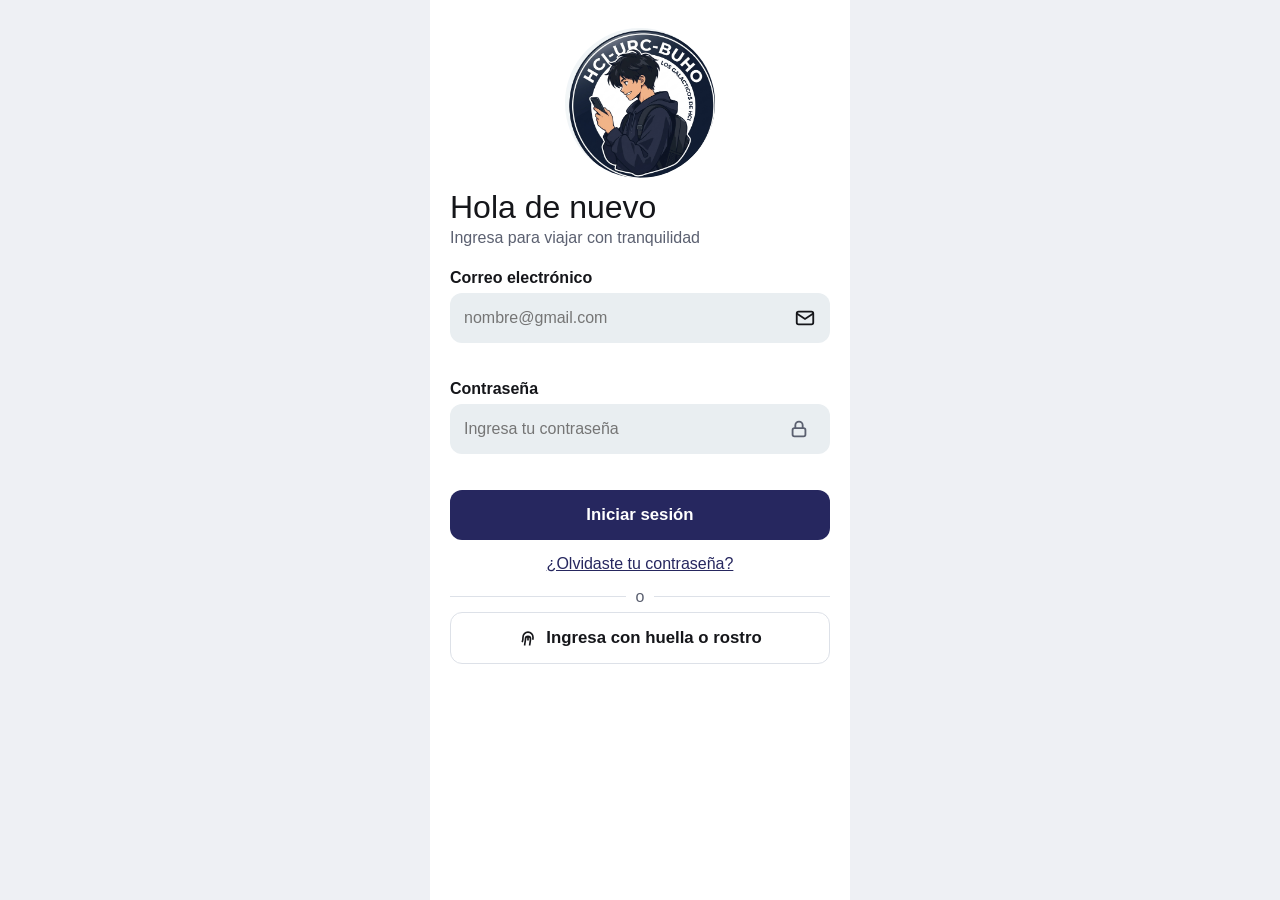
<file: BUHO-con-demo/1ASI0784-15398-BUHO-main/demo/monitoreo.html>
<!DOCTYPE html>
<html lang="es">
<head>
  <meta charset="UTF-8">
  <meta name="viewport" content="width=device-width, initial-scale=1.0">
  <title>BÚHO · Monitoreo</title>
  <link rel="stylesheet" href="style.css">
</head>
<body data-pagina="monitoreo" data-vista="v-consent">
  <main class="app">

    <!-- Vista 1: Consentimiento de privacidad (HU25) -->
    <section class="vista" id="v-consent" aria-labelledby="t-consent">
      <h1 class="h-pagina" id="t-consent" style="margin-bottom:0">Antes de activar la cámara</h1>
      <p class="subtitulo">Procesamiento 100 % local en tu dispositivo</p>

      <div class="tarjeta" style="margin:0">
        <p style="font-size:.92rem; line-height:1.45; margin-bottom:10px">
          <strong>Análisis en el dispositivo:</strong> La cámara frontal se usa únicamente para detectar señales de somnolencia (cierre de ojos, bostezos) y distracción.
        </p>
        <p style="font-size:.88rem; color:var(--muted); line-height:1.45">
          El video <strong>no se graba ni se sube a internet</strong>. Solo se guardan los eventos de alerta en tu historial local.
        </p>
      </div>

      <label class="tarjeta" style="display:flex; align-items:flex-start; gap:10px; cursor:pointer; margin:0">
        <input type="checkbox" id="chk-consent" style="width:20px; height:20px; margin-top:2px">
        <span style="font-size:.9rem">He leído y acepto el uso local de la cámara y el registro de eventos de mi jornada.</span>
      </label>

      <div style="margin-top:auto">
        <button type="button" class="btn btn-primario" id="btn-consent-ok" disabled>Aceptar y continuar</button>
        <a class="btn btn-borde" href="inicio.html">Ahora no</a>
        <p class="nota" style="text-align:center; margin-top:8px">Sin consentimiento, el monitoreo con cámara no se activa.</p>
      </div>
    </section>

    <!-- Vista 2: Calibración y encuadre (HU26 y HU37) -->
    <section class="vista" id="v-cal" hidden aria-labelledby="t-cal">
      <h1 class="h-pagina" id="t-cal" style="margin-bottom:0">Calibrar cámara</h1>
      <p class="subtitulo" id="ruta-cal">Ubica tu rostro dentro del óvalo</p>

      <div class="visor">
        <video id="video-cal" autoplay playsinline muted></video>
        <div class="guia" id="guia-cal" aria-hidden="true"></div>
        <div class="estado-cam" id="estado-cam" aria-live="polite">Iniciando cámara…</div>
      </div>

      <div class="aviso-caja" id="err-permiso" hidden role="alert">
        No se pudo acceder a la cámara. Permite el acceso en tu navegador para continuar.
        <button type="button" class="btn btn-borde" id="btn-reintentar-cam" style="margin-top:8px">Reintentar permiso</button>
      </div>

      <ul class="checks" aria-label="Verificación previa">
        <li id="chk-cam"><span class="m" aria-hidden="true"></span> Cámara encendida</li>
        <li id="chk-rostro"><span class="m" aria-hidden="true"></span> Rostro detectado y centrado</li>
        <li id="chk-luz"><span class="m" aria-hidden="true"></span> Iluminación adecuada</li>
      </ul>

      <div class="fila-btn" style="margin-top:auto">
        <a class="btn btn-borde" href="inicio.html">Cancelar</a>
        <button type="button" class="btn btn-primario" id="btn-iniciar-ruta" disabled>Iniciar monitoreo</button>
      </div>
    </section>

    <!-- Vista 3: Monitoreo activo (HU01, HU02, HU04, HU24, HU39) -->
    <section class="vista" id="v-mon" hidden aria-labelledby="t-mon">
      <div style="display:flex; justify-content:space-between; align-items:center; gap:8px">
        <h1 class="h-pagina" id="t-mon" style="margin-bottom:0">Protegiendo ruta</h1>
        <span class="tag tag-ok" id="ind-cam-activa">● Cámara activa</span>
      </div>
      <p class="subtitulo" id="ruta-mon"></p>

      <div class="aviso-caja" id="banner-rostro" hidden role="alert">
        No veo tu rostro. Acomoda el celular frente a ti.
      </div>

      <div class="tarjeta" style="margin:0">
        <div class="nivel-fila"><h2>Fatiga acumulada</h2><strong id="nivel-txt">Baja</strong></div>
        <div class="barra-fatiga" id="barra" role="progressbar" aria-valuemin="0" aria-valuemax="100" aria-valuenow="0" style="margin-top:8px">
          <div id="barra-in"></div>
        </div>
        <p class="ultimo" style="margin-top:6px">Indicador orientativo, no es un diagnóstico médico.</p>
      </div>

      <div class="metricas">
        <div class="tarjeta"><strong id="m-tiempo">00:00</strong><span>Tiempo de ruta</span></div>
        <div class="tarjeta"><strong id="m-alertas">0</strong><span>Alertas</span></div>
      </div>

      <p class="ultimo">Velocidad simulada: <strong id="m-vel">0</strong> km/h · EAR <strong id="m-ear">—</strong></p>

      <div class="fila-btn" style="margin-top:auto">
        <button type="button" class="btn btn-borde" id="btn-probar">Probar alerta</button>
        <button type="button" class="btn btn-monitoreo activo" id="btn-finalizar">Finalizar viaje</button>
      </div>
    </section>

    <!-- Vista 4: Alerta inmediata (HU01 / HU02) -->
    <section class="vista vista-alerta" id="v-alerta" hidden aria-live="assertive">
      <span class="tag tag-alerta" style="align-self:flex-start">Alerta inmediata</span>
      <div class="circulo-alerta">
        <strong id="al-titulo">¡MANTENTE ALERTA!</strong>
        <small id="al-sub">Cierre prolongado de ojos detectado</small>
      </div>
      <div class="nivel-valor"><span id="al-vel">48</span> km/h</div>
      <div class="voz"><small>ALERTA POR VOZ</small><p id="al-voz"></p></div>
      <p class="ultimo" style="color:var(--ok);font-weight:700">Alerta registrada</p>
    </section>

    <!-- Vista 5: Resumen de jornada (HU30) -->
    <section class="vista" id="v-resumen" hidden aria-labelledby="t-res">
      <span class="tag tag-ok" style="align-self:flex-start">Monitoreo finalizado</span>
      <h1 class="h-pagina" id="t-res" style="margin-bottom:0">Gracias por conducir atento</h1>
      <p class="subtitulo" id="res-sub"></p>
      <div class="metricas">
        <div class="tarjeta"><strong id="r-tiempo">0 min</strong><span>Tiempo monitoreado</span></div>
        <div class="tarjeta"><strong id="r-total">0</strong><span>Total de alertas</span></div>
      </div>
      <div class="tarjeta" style="margin:0">
        <div class="stats">
          <div><strong id="r-micro">0</strong><span>Micro-sueños</span></div>
          <div><strong id="r-bost">0</strong><span>Bostezos</span></div>
          <div><strong id="r-dis">0</strong><span>Distracciones</span></div>
        </div>
      </div>
      <div style="margin-top:auto">
        <a class="btn btn-primario" href="historial.html">Ver historial</a>
        <a class="enlace" href="inicio.html">Volver al inicio</a>
      </div>
    </section>

  </main>

  <script src="datos.js"></script>
  <script src="app.js"></script>
  <script src="monitoreo.js"></script>
</body>
</html>
</file>
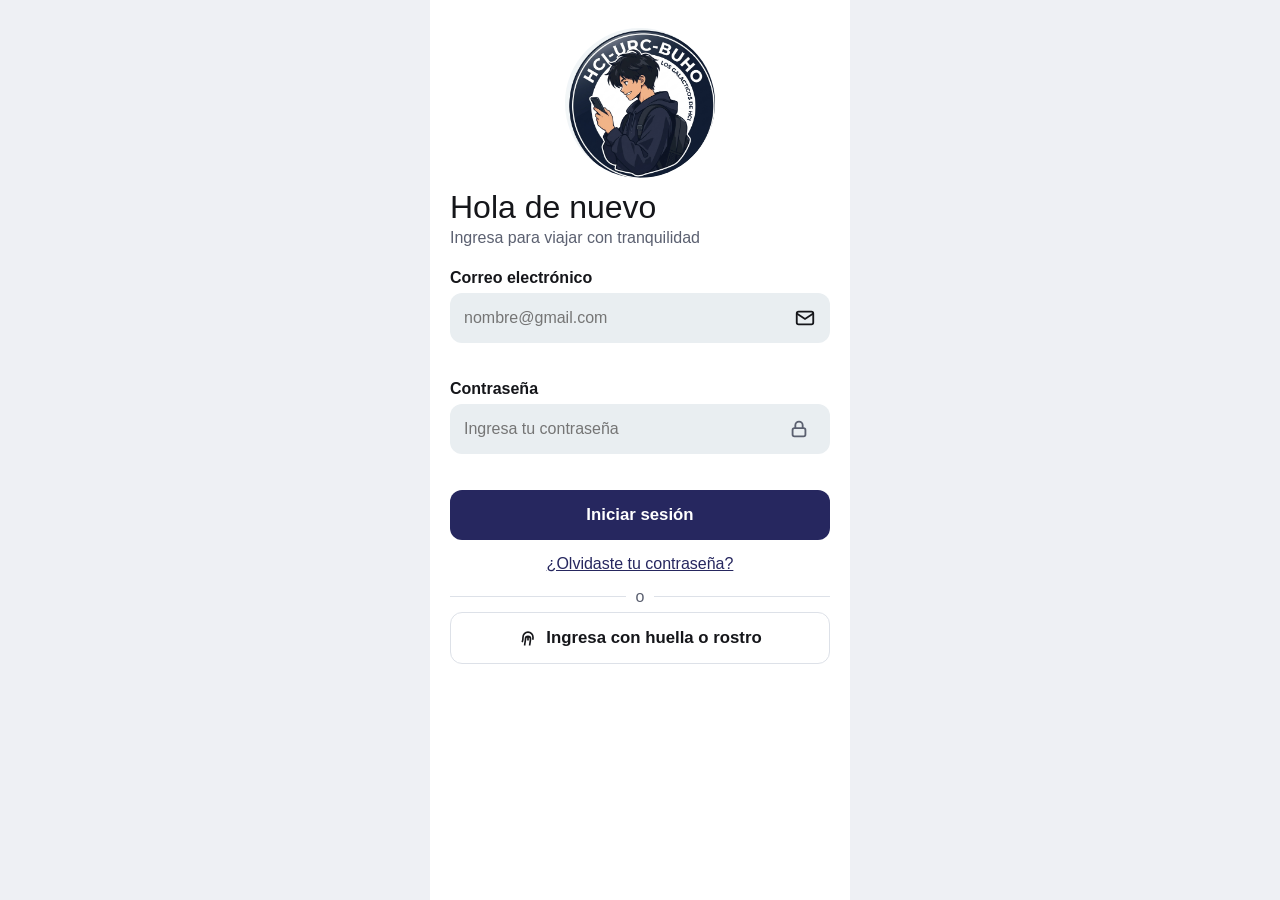
<file: BUHO-con-demo/1ASI0784-15398-BUHO-main/demo/perfil.html>
<!DOCTYPE html>
<html lang="es">
<head>
  <meta charset="UTF-8">
  <meta name="viewport" content="width=device-width, initial-scale=1.0">
  <title>BÚHO · Perfil</title>
  <link rel="stylesheet" href="style.css">
</head>
<body data-pagina="perfil">
  <main class="app">

    <header class="perfil-top">
      <a href="inicio.html" class="btn-volver" aria-label="Volver al inicio">
        <svg width="24" height="24" viewBox="0 0 24 24" fill="none" stroke="currentColor" stroke-width="2.5" stroke-linecap="round" stroke-linejoin="round" aria-hidden="true"><path d="M19 12H5M12 19l-7-7 7-7"/></svg>
      </a>
      <h1>Perfil</h1>
      <span aria-hidden="true"></span>
    </header>

    <section class="perfil-cab">
      <div class="avatar avatar-lg" id="avatar">
        <img src="images/perfil.jpg" alt="Foto de perfil">
      </div>
      <h2 id="perfil-nombre">Josue</h2>
      <p class="perfil-rol" id="perfil-rol">conductor</p>
    </section>

    <!-- Tarjeta: Datos Personales -->
    <button type="button" class="tarjeta-info" id="card-datos">
      <svg class="ico-info" width="26" height="26" viewBox="0 0 24 24" fill="none" stroke="currentColor" stroke-width="1.8" aria-hidden="true">
        <circle cx="12" cy="8" r="4"/><path d="M4 21c1-4 4-6 8-6s7 2 8 6"/>
      </svg>
      <div class="info-txt">
        <strong>Datos Personales</strong>
        <small>Nombre: <span id="v-nombre">—</span></small>
        <small>Licencia: <span id="v-licencia">—</span></small>
        <small>Teléfono: <span id="v-tel">—</span></small>
      </div>
      <span class="chev" aria-hidden="true">›</span>
    </button>

    <!-- Tarjeta: Contactos de emergencia -->
    <button type="button" class="tarjeta-info" id="card-contacto">
      <svg class="ico-info" width="26" height="26" viewBox="0 0 24 24" fill="none" stroke="currentColor" stroke-width="1.8" aria-hidden="true">
        <path d="M22 16.92v3a2 2 0 0 1-2.18 2 19.79 19.79 0 0 1-8.63-3.07 19.5 19.5 0 0 1-6-6 19.79 19.79 0 0 1-3.07-8.67A2 2 0 0 1 4.11 2h3a2 2 0 0 1 2 1.72c.12.96.36 1.9.7 2.81a2 2 0 0 1-.45 2.11L8.09 9.91a16 16 0 0 0 6 6l1.27-1.27a2 2 0 0 1 2.11-.45c.91.34 1.85.58 2.81.7A2 2 0 0 1 22 16.92z"/>
      </svg>
      <div class="info-txt">
        <strong>Contactos de emergencia</strong>
        <small>Nombre familiar: <span id="v-contacto">—</span></small>
        <small>Teléfono: <span id="v-ctel">—</span></small>
        <small>Correo: <span id="v-ccorreo">—</span></small>
      </div>
      <span class="chev" aria-hidden="true">›</span>
    </button>

    <!-- Tarjeta: Menú de opciones -->
    <section class="tarjeta lista-opciones" aria-label="Configuración">
      <a href="monitoreo.html" class="opcion-fila">
        <svg width="22" height="22" viewBox="0 0 24 24" fill="none" stroke="currentColor" stroke-width="2" aria-hidden="true"><path d="M4 8h3l2-3h6l2 3h3v11H4z"/><circle cx="12" cy="13" r="3.5"/></svg>
        <span>Cámara y permisos</span>
        <span class="chev" aria-hidden="true">›</span>
      </a>
      <button type="button" class="opcion-fila" id="op-sensibilidad">
        <svg width="22" height="22" viewBox="0 0 24 24" fill="none" stroke="currentColor" stroke-width="2" aria-hidden="true"><path d="M18 8A6 6 0 0 0 6 8c0 7-3 9-3 9h18s-3-2-3-9"/><path d="M13.73 21a2 2 0 0 1-3.46 0"/></svg>
        <span>Sensibilidad de alertas</span>
        <span class="chev" aria-hidden="true">›</span>
      </button>
      <button type="button" class="opcion-fila" id="op-sonido">
        <svg width="22" height="22" viewBox="0 0 24 24" fill="none" stroke="currentColor" stroke-width="2" aria-hidden="true"><polygon points="11 5 6 9 2 9 2 15 6 15 11 19 11 5"/><path d="M15.54 8.46a5 5 0 0 1 0 7.07M19.07 4.93a10 10 0 0 1 0 14.14"/></svg>
        <span>Sonido y vibración</span>
        <span class="chev" aria-hidden="true">›</span>
      </button>
      <button type="button" class="opcion-fila" data-pronto="Ingreso con huella o rostro activado para este dispositivo.">
        <svg width="22" height="22" viewBox="0 0 24 24" fill="none" stroke="currentColor" stroke-width="2" aria-hidden="true"><path d="M12 11v4M8 21c0-3 1-5 1-8a3 3 0 0 1 6 0c0 3-1 6-1 8M5 17c1-2 1-4 1-6a6 6 0 0 1 12 0c0 1 0 2-.3 3"/></svg>
        <span>Huella o rostro</span>
        <span class="chev" aria-hidden="true">›</span>
      </button>
    </section>

    <button type="button" class="enlace" id="btn-salir">Cerrar sesión</button>
  </main>

  <!-- Modal: Editar Datos Personales y Contacto -->
  <dialog class="modal" id="dlg-perfil">
    <form id="form-perfil" novalidate>
      <h2 style="margin-bottom:12px">Editar perfil</h2>
      <div class="campo">
        <label for="p-nombre">Nombre</label>
        <div class="entrada" id="caja-nombre"><input id="p-nombre" type="text"></div>
        <p class="msg-error" id="err-nombre"></p>
      </div>
      <div class="campo">
        <label for="p-licencia">Licencia</label>
        <div class="entrada"><input id="p-licencia" type="text" placeholder="A-IIb / 1whc-04"></div>
      </div>
      <div class="campo">
        <label for="p-tel">Teléfono</label>
        <div class="entrada" id="caja-tel"><input id="p-tel" type="tel" inputmode="numeric"></div>
        <p class="msg-error" id="err-tel"></p>
      </div>
      <div class="campo">
        <label for="p-contacto">Contacto de emergencia</label>
        <div class="entrada"><input id="p-contacto" type="text"></div>
      </div>
      <div class="campo">
        <label for="p-ctel">Teléfono de emergencia</label>
        <div class="entrada"><input id="p-ctel" type="tel" inputmode="numeric"></div>
      </div>
      <div class="campo">
        <label for="p-ccorreo">Correo de emergencia</label>
        <div class="entrada"><input id="p-ccorreo" type="email"></div>
      </div>
      <div class="fila-btn">
        <button type="button" class="btn btn-borde" id="btn-cerrar-perfil">Cancelar</button>
        <button type="submit" class="btn btn-primario">Guardar</button>
      </div>
    </form>
  </dialog>

  <!-- Modal: Sensibilidad de alertas (HU40) -->
  <dialog class="modal" id="dlg-sens">
    <h2 style="margin-bottom:8px">Sensibilidad de alertas</h2>
    <p class="subtitulo">Tiempo de ojos cerrados antes de emitir alerta.</p>
    <div class="campo">
      <div class="entrada">
        <select id="s-nivel">
          <option value="alta">Alta (1.0 s)</option>
          <option value="media">Media (1.5 s · recomendada)</option>
          <option value="baja">Baja (2.0 s)</option>
        </select>
      </div>
    </div>
    <div class="fila-btn">
      <button type="button" class="btn btn-borde" onclick="document.getElementById('dlg-sens').close()">Cancelar</button>
      <button type="button" class="btn btn-primario" id="btn-guardar-sens">Guardar</button>
    </div>
  </dialog>

  <!-- Modal: Sonido y vibración (HU06 / HU07) -->
  <dialog class="modal" id="dlg-sonido">
    <h2 style="margin-bottom:8px">Sonido y vibración</h2>
    <div class="campo">
      <label for="s-tipo">Tipo de alerta</label>
      <div class="entrada">
        <select id="s-tipo">
          <option value="voz">Voz calmada</option>
          <option value="tono">Tono corto</option>
        </select>
      </div>
    </div>
    <div class="campo">
      <label for="s-vol">Volumen: <strong id="s-vol-txt">70%</strong></label>
      <input id="s-vol" type="range" min="20" max="100" value="70" style="width:100%">
      <p class="nota">Por seguridad, el volumen mínimo permitido es 20%.</p>
    </div>
    <div class="fila-btn">
      <button type="button" class="btn btn-borde" onclick="document.getElementById('dlg-sonido').close()">Cancelar</button>
      <button type="button" class="btn btn-primario" id="btn-guardar-sonido">Guardar</button>
    </div>
  </dialog>

  <nav class="nav" id="nav" aria-label="Navegación principal"></nav>
  <script src="datos.js"></script>
  <script src="app.js"></script>
</body>
</html>
</file>
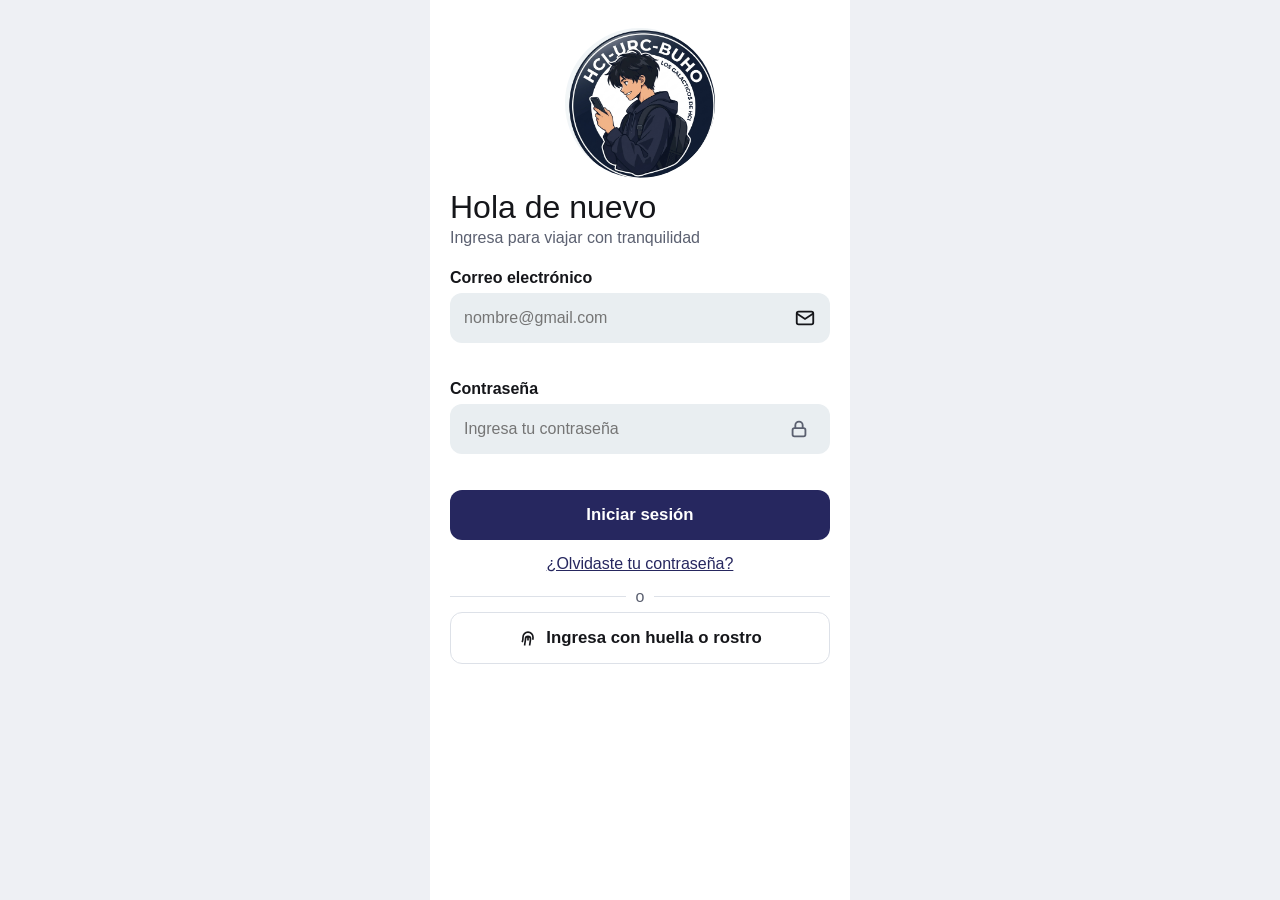
<file: BUHO-con-demo/1ASI0784-15398-BUHO-main/demo/rutas.html>
<!DOCTYPE html>
<html lang="es">
<head>
  <meta charset="UTF-8">
  <meta name="viewport" content="width=device-width, initial-scale=1.0">
  <title>BÚHO · Rutas</title>
  <link rel="stylesheet" href="style.css">
</head>
<body data-pagina="rutas">
  <main class="app">
    <h1 class="h-pagina">Rutas</h1>

    <section class="tarjeta" aria-labelledby="t-actual">
      <h2 id="t-actual">Ruta actual</h2>
      <div id="ruta-actual"></div>
    </section>

    <section class="tarjeta" aria-labelledby="t-elegir">
      <h2 id="t-elegir">Elegir ruta</h2>
      <p class="subtitulo">Al iniciar, BÚHO monitorea tu cansancio durante todo el viaje.</p>
      <div id="lista-rutas"></div>
    </section>

    <h2 class="h-seccion">Últimos viajes</h2>
    <div id="lista-viajes"></div>
    <p class="leyenda">Los viajes marcados como “ejemplo” son datos de muestra del demo. Los “real” se guardan al finalizar un monitoreo.</p>
  </main>

  <nav class="nav" id="nav" aria-label="Navegación principal"></nav>
  <script src="datos.js"></script>
  <script src="app.js"></script>
</body>
</html>
</file>
<file: css/styles.css>
/* ==========================================================================
   BÚHO · Landing Page · Hoja de estilos externa (CSS3 & Responsive Design)
   Guía visual: fondo claro (#fff / #f2f7f4), azul marino (#26275f) para acciones,
   verde esmeralda (#1a8a4a) para acentos preventivos y rojo (#cf2d2d) solo en alertas.
   ========================================================================== */

:root {
  --navy: #26275f;
  --navy-dark: #15163f;
  --navy-soft: #eceefa;
  --ink: #15161a;
  --muted: #55596b;
  --bg: #f2f7f4;
  --card: #ffffff;
  --line: #dde1e8;
  --ok: #1a8a4a;
  --green: #1a8a4a;
  --green-dark: #146b39;
  --green-soft: #e3f4ea;
  --mint: #7be0a8;
  --warn: #c98a00;
  --danger: #cf2d2d;
  --radius: 14px;
  --shadow: 0 1px 2px rgba(21, 22, 26, .06), 0 8px 24px -12px rgba(38, 39, 95, .18);
  --max: 1120px;
}

/* ---------- 1. Box Model & Reset ---------- */
*, *::before, *::after {
  box-sizing: border-box;
  margin: 0;
  padding: 0;
}

html {
  scroll-behavior: smooth;
  scroll-padding-top: 84px;
}

body {
  font-family: "Inter", system-ui, "Segoe UI", sans-serif;
  color: var(--ink);
  background: #fff;
  line-height: 1.6;
  -webkit-font-smoothing: antialiased;
}

img, svg, picture {
  display: block;
  max-width: 100%;
  height: auto;
}

a { color: inherit; }

:focus-visible {
  outline: 3px solid #3b82f6;
  outline-offset: 3px;
  border-radius: 6px;
}

.wrap {
  width: min(var(--max), 100% - 40px);
  margin-inline: auto;
}

.ico {
  width: 1.25em;
  height: 1.25em;
  fill: none;
  stroke: currentColor;
  stroke-width: 2;
  stroke-linecap: round;
  stroke-linejoin: round;
  flex: none;
}

.svg-sprite { position: absolute; }

.sr-only {
  position: absolute;
  width: 1px;
  height: 1px;
  padding: 0;
  margin: -1px;
  overflow: hidden;
  clip: rect(0, 0, 0, 0);
  white-space: nowrap;
  border: 0;
}

.skip {
  position: absolute;
  left: 12px;
  top: -60px;
  background: var(--navy);
  color: #fff;
  padding: 10px 16px;
  border-radius: 8px;
  z-index: 2000;
  text-decoration: none;
  font-weight: 600;
}
.skip:focus { top: 12px; }

/* ---------- 2. Botones y Pseudoclases ---------- */
.btn {
  display: inline-flex;
  align-items: center;
  justify-content: center;
  gap: 10px;
  border: 2px solid transparent;
  border-radius: 10px;
  padding: 13px 22px;
  font: inherit;
  font-weight: 700;
  font-size: 1rem;
  cursor: pointer;
  text-decoration: none;
  transition: background .2s, color .2s, border-color .2s, transform .2s;
}
.btn-primario { background: var(--navy); color: #fff; }
.btn-primario:hover { background: var(--navy-dark); transform: translateY(-1px); }
.btn-borde { background: transparent; color: #fff; border-color: rgba(255, 255, 255, .5); }
.btn-borde:hover { background: rgba(255, 255, 255, .1); border-color: #fff; }
.btn-blanco { background: #fff; color: var(--navy); }
.btn-blanco:hover { background: var(--navy-soft); }
.btn-verde { background: var(--green); color: #fff; }
.btn-verde:hover { background: var(--green-dark); transform: translateY(-1px); }
.btn-bloque { width: 100%; }

.btn-link {
  background: none;
  border: none;
  color: var(--navy);
  font: inherit;
  font-size: .88rem;
  font-weight: 600;
  text-decoration: underline;
  cursor: pointer;
  margin-top: 10px;
}
.btn-link:hover { color: var(--green-dark); }

/* ---------- 3. Cabecera y Navegación Flexbox ---------- */
header {
  position: sticky;
  top: 0;
  z-index: 1000;
  background: rgba(255, 255, 255, .94);
  backdrop-filter: blur(10px);
  -webkit-backdrop-filter: blur(10px);
  border-bottom: 1px solid var(--line);
}

.barra {
  display: flex;
  align-items: center;
  justify-content: space-between;
  height: 68px;
  gap: 16px;
}

.marca {
  display: flex;
  align-items: center;
  gap: 10px;
  font-weight: 800;
  font-size: 1.45rem;
  color: var(--navy);
  text-decoration: none;
  letter-spacing: -.01em;
}

.marca img {
  width: 40px;
  height: auto;
}

.menu {
  display: flex;
  align-items: center;
  gap: 28px;
}

.menu a:not(.btn) {
  text-decoration: none;
  color: var(--muted);
  font-weight: 500;
  font-size: .95rem;
  padding: 6px 2px;
  border-bottom: 2px solid transparent;
  transition: color .2s, border-color .2s;
}

.menu a:not(.btn):hover {
  color: var(--navy);
  border-color: var(--green);
}

.menu .btn {
  padding: 10px 20px;
  font-size: .92rem;
}

.burger {
  display: none;
  background: none;
  border: 1.5px solid var(--line);
  border-radius: 10px;
  width: 44px;
  height: 44px;
  place-items: center;
  color: var(--navy);
  cursor: pointer;
}

/* ---------- 4. Hero & Tipografía Fluida ---------- */
.hero {
  position: relative;
  color: #fff;
  background: var(--navy-dark);
  padding: 76px 0 96px;
  overflow: hidden;
  isolation: isolate;
}

.hero::before {
  content: "";
  position: absolute;
  inset: 0;
  z-index: -2;
  background: var(--navy) url("../assets/images/fondo.jpg") center / cover no-repeat;
  background-blend-mode: luminosity;
  filter: saturate(1.1) contrast(1.05);
}

.hero::after {
  content: "";
  position: absolute;
  inset: 0;
  z-index: -1;
  background: linear-gradient(90deg, rgba(21, 22, 63, .92) 0%, rgba(30, 31, 82, .78) 45%, rgba(38, 39, 95, .55) 100%),
              linear-gradient(180deg, rgba(21, 22, 63, .0) 55%, rgba(21, 22, 63, .9) 100%);
}

.hero-grid {
  display: grid;
  grid-template-columns: 1.1fr .9fr;
  gap: 56px;
  align-items: center;
}

.etiqueta {
  display: inline-flex;
  align-items: center;
  gap: 8px;
  background: rgba(123, 224, 168, .12);
  border: 1px solid rgba(123, 224, 168, .4);
  padding: 6px 14px;
  border-radius: 999px;
  font-size: .8rem;
  font-weight: 600;
  margin-bottom: 22px;
}

.punto {
  width: 8px;
  height: 8px;
  border-radius: 50%;
  background: var(--mint);
  box-shadow: 0 0 0 4px rgba(123, 224, 168, .25);
}

.hero h1 {
  font-size: clamp(2.3rem, 5.4vw, 3.75rem);
  line-height: 1.06;
  letter-spacing: -.03em;
  font-weight: 800;
  margin-bottom: 20px;
}

.hero h1 em {
  font-style: normal;
  color: var(--mint);
}

.hero .lead {
  font-size: 1.12rem;
  color: #d3d6f5;
  max-width: 34em;
  margin-bottom: 28px;
}

.puntos-clave {
  list-style: none;
  display: grid;
  gap: 14px;
  margin-bottom: 32px;
}

.puntos-clave li {
  display: flex;
  gap: 12px;
  align-items: flex-start;
  color: #eceefc;
  font-weight: 500;
  font-size: .98rem;
}

.puntos-clave .ico {
  margin-top: 2px;
  color: var(--mint);
  background: rgba(123, 224, 168, .16);
  padding: 5px;
  border-radius: 50%;
  width: 28px;
  height: 28px;
}

.hero-acciones {
  display: flex;
  flex-wrap: wrap;
  gap: 12px;
}

/* ---------- 5. Formulario con Fieldset ---------- */
.form-card {
  background: #fff;
  color: var(--ink);
  border-radius: 18px;
  padding: 32px;
  box-shadow: 0 30px 60px -20px rgba(0, 0, 0, .55);
}

.form-fieldset {
  border: none;
  padding: 0;
  margin: 0;
}

.form-fieldset legend {
  font-size: 1.5rem;
  font-weight: 800;
  color: var(--navy);
  letter-spacing: -.01em;
}

.form-card .sub {
  color: var(--muted);
  font-size: .92rem;
  margin: 4px 0 22px;
}

.campo { margin-bottom: 14px; }

.campo label {
  display: block;
  font-weight: 600;
  font-size: .85rem;
  margin-bottom: 5px;
}

.campo input,
.campo select {
  width: 100%;
  padding: 12px 14px;
  border: 1.5px solid var(--line);
  border-radius: 10px;
  background: #f7f8fb;
  font: inherit;
  font-size: .97rem;
  color: var(--ink);
  transition: border-color .2s, box-shadow .2s, background .2s;
}

.campo input:focus,
.campo select:focus {
  outline: none;
  border-color: var(--navy);
  background: #fff;
  box-shadow: 0 0 0 4px rgba(38, 39, 95, .12);
}

.campo.error input,
.campo.error select {
  border-color: var(--danger);
}

.err {
  color: var(--danger);
  font-size: .8rem;
  min-height: 1.1em;
  margin-top: 3px;
}

.acepto {
  display: flex;
  gap: 10px;
  align-items: flex-start;
  font-size: .8rem;
  color: var(--muted);
  margin: 6px 0 4px;
  line-height: 1.45;
}

.acepto input {
  margin-top: 3px;
  width: 18px;
  height: 18px;
  accent-color: var(--navy);
  flex: none;
}

.acepto.error { color: var(--danger); }
#e-acepto { margin-bottom: 14px; }

.exito {
  text-align: center;
  padding: 18px 4px;
}

.exito .ico {
  width: 54px;
  height: 54px;
  margin: 0 auto 14px;
  color: var(--ok);
  background: #e3f4ea;
  border-radius: 50%;
  padding: 13px;
}

.exito h2 {
  font-size: 1.45rem;
  color: var(--navy);
  margin-bottom: 8px;
}

.exito p {
  color: var(--muted);
  font-size: .95rem;
  margin-bottom: 16px;
}

.exito-acciones {
  display: flex;
  flex-direction: column;
  align-items: center;
  gap: 6px;
}

/* ---------- 6. Secciones Generales ---------- */
section { padding: 88px 0; }

.cab-seccion {
  max-width: 680px;
  margin-bottom: 44px;
}

.cab-seccion.centro {
  margin-inline: auto;
  text-align: center;
}

.sobre {
  color: var(--green-dark);
  font-weight: 700;
  font-size: .82rem;
  letter-spacing: .08em;
  text-transform: uppercase;
  margin-bottom: 10px;
}

h2.titulo {
  font-size: clamp(1.8rem, 3.6vw, 2.5rem);
  line-height: 1.15;
  letter-spacing: -.02em;
  color: var(--navy);
  font-weight: 800;
}

.cab-seccion p.intro,
.intro-pantallas {
  color: var(--muted);
  font-size: 1.08rem;
  margin-top: 14px;
}

/* ---------- 7. Cifras ---------- */
.cifras {
  background: var(--bg);
  padding: 56px 0;
}

.cifras-grid {
  display: grid;
  grid-template-columns: repeat(2, 1fr);
  gap: 20px;
}

.cifra {
  background: #fff;
  border: 1px solid var(--line);
  border-left: 5px solid var(--danger);
  border-radius: var(--radius);
  padding: 26px 28px;
  display: flex;
  gap: 22px;
  align-items: center;
  box-shadow: var(--shadow);
}

.cifra strong {
  font-size: clamp(2.6rem, 5vw, 3.6rem);
  line-height: 1;
  letter-spacing: -.03em;
  color: var(--navy);
  font-weight: 800;
  white-space: nowrap;
}

.cifra p {
  color: var(--muted);
  font-size: .96rem;
}

.fuente {
  margin-top: 16px;
  font-size: .78rem;
  color: var(--muted);
}

/* ---------- 8. Cómo funciona ---------- */
.pasos {
  list-style: none;
  display: grid;
  grid-template-columns: repeat(3, 1fr);
  gap: 24px;
  counter-reset: paso;
}

.paso {
  position: relative;
  background: #fff;
  border: 1px solid var(--line);
  border-radius: var(--radius);
  padding: 28px;
  box-shadow: var(--shadow);
  counter-increment: paso;
}

.paso::before {
  content: counter(paso);
  display: grid;
  place-items: center;
  width: 38px;
  height: 38px;
  border-radius: 50%;
  background: var(--green);
  color: #fff;
  font-weight: 800;
  margin-bottom: 16px;
}

.paso h3 {
  font-size: 1.15rem;
  margin-bottom: 6px;
  color: var(--ink);
}

.paso p {
  color: var(--muted);
  font-size: .96rem;
}

/* ---------- 9. Pantallas & Demo Voz ---------- */
.pantallas { background: var(--bg); }

.pantallas-grid {
  display: grid;
  grid-template-columns: .9fr 1.1fr;
  gap: 56px;
  align-items: center;
}

.telefonos {
  display: flex;
  gap: 22px;
  justify-content: center;
  align-items: flex-start;
}

.tel {
  width: 232px;
  border: 9px solid var(--ink);
  border-radius: 34px;
  background: #fff;
  padding: 20px 14px 18px;
  box-shadow: 0 30px 50px -24px rgba(21, 22, 26, .5);
  min-height: 430px;
  display: flex;
  flex-direction: column;
  gap: 10px;
}

.tel:nth-child(2) { margin-top: 36px; }
.tel h4 { font-size: 1.05rem; color: var(--ink); }
.tel small { color: var(--muted); font-size: .72rem; }
.t-card { border: 1px solid var(--line); border-radius: 10px; padding: 10px; }
.t-fila { display: flex; justify-content: space-between; align-items: center; font-size: .8rem; font-weight: 600; }
.t-estado-alerta { color: var(--danger); }
.t-barra { height: 10px; border: 2px solid var(--ink); border-radius: 999px; overflow: hidden; margin-top: 7px; }
.t-barra i { display: block; height: 100%; width: 34%; background: var(--ok); }
.t-metricas { display: grid; grid-template-columns: 1fr 1fr; gap: 8px; text-align: center; }
.t-metricas strong { display: block; font-size: 1.25rem; }
.t-metricas span { font-size: .66rem; color: var(--muted); }
.t-btn { margin-top: auto; background: var(--navy); color: #fff; text-align: center; padding: 10px; border-radius: 8px; font-weight: 700; font-size: .82rem; }
.t-alerta { text-align: center; justify-content: center; }
.t-circulo { border: 5px solid var(--danger); border-radius: 50%; width: 156px; aspect-ratio: 1; margin: 4px auto; display: grid; place-content: center; padding: 10px; }
.t-circulo strong { color: var(--danger); font-size: 1.15rem; line-height: 1.05; font-weight: 800; }
.t-circulo small { margin-top: 5px; font-size: .62rem; }
.t-voz { border: 2px solid var(--ink); border-radius: 10px; padding: 9px; text-align: left; font-size: .78rem; line-height: 1.35; }
.t-voz b { display: block; color: var(--danger); font-size: .64rem; letter-spacing: .04em; }

.lista-tick {
  list-style: none;
  display: grid;
  gap: 14px;
  margin-top: 24px;
}

.lista-tick li {
  display: flex;
  gap: 12px;
  color: var(--ink);
  font-weight: 500;
}

.lista-tick .ico {
  color: var(--ok);
  margin-top: 3px;
}

.demo-voz-box {
  margin-top: 26px;
  display: flex;
  flex-wrap: wrap;
  align-items: center;
  gap: 14px;
}

.voz-estado {
  font-size: .88rem;
  color: var(--muted);
  font-weight: 500;
}

/* ---------- 10. Qué detecta & Tabla de Parámetros ---------- */
.grupo-titulo {
  font-size: 1rem;
  font-weight: 700;
  color: var(--muted);
  margin: 0 0 14px;
  display: flex;
  align-items: center;
  gap: 12px;
}

.grupo-titulo::after {
  content: "";
  flex: 1;
  height: 1px;
  background: var(--line);
}

.grid-cards {
  display: grid;
  grid-template-columns: repeat(3, 1fr);
  gap: 20px;
  margin-bottom: 36px;
}

.feature {
  background: #fff;
  border: 1px solid var(--line);
  border-radius: var(--radius);
  padding: 24px;
  display: flex;
  flex-direction: column;
  gap: 10px;
  transition: box-shadow .25s, transform .25s, border-color .25s;
}

.feature:hover {
  box-shadow: var(--shadow);
  transform: translateY(-3px);
  border-color: #a9d9bc;
}

.f-ico {
  width: 48px;
  height: 48px;
  border-radius: 12px;
  background: var(--green-soft);
  color: var(--green-dark);
  display: grid;
  place-items: center;
}

.f-ico .ico {
  width: 24px;
  height: 24px;
}

.feature h3 { font-size: 1.05rem; }

.feature p {
  color: var(--muted);
  font-size: .93rem;
  flex: 1;
}

.tag {
  align-self: flex-start;
  font-size: .7rem;
  font-weight: 700;
  padding: 3px 10px;
  border-radius: 999px;
  letter-spacing: .02em;
}

.tag-mvp { background: #dff3e7; color: #146b39; }
.tag-prox { background: #eceefa; color: #3c3f8a; }

/* Tabla técnica CSS3 */
.tabla-contenedor {
  overflow-x: auto;
  border: 1px solid var(--line);
  border-radius: var(--radius);
  box-shadow: var(--shadow);
  background: #fff;
}

.tabla-datos {
  width: 100%;
  border-collapse: collapse;
  text-align: left;
  font-size: .93rem;
}

.tabla-datos thead {
  background: var(--navy);
  color: #fff;
}

.tabla-datos th,
.tabla-datos td {
  padding: 14px 18px;
  border-bottom: 1px solid var(--line);
}

.tabla-datos tbody tr:nth-child(even) {
  background: #f8faf9;
}

.tabla-datos tbody tr:hover {
  background: var(--green-soft);
}

.tabla-datos tbody tr:last-child td {
  border-bottom: none;
}

/* ---------- 11. Segmentos y Selección Interactiva ---------- */
.segmentos { background: var(--bg); }

.filtro-segmentos {
  display: flex;
  flex-wrap: wrap;
  justify-content: center;
  gap: 10px;
  margin-bottom: 32px;
}

.filtro-btn {
  border: 1.5px solid var(--line);
  background: #fff;
  color: var(--muted);
  padding: 9px 18px;
  border-radius: 999px;
  font: inherit;
  font-size: .9rem;
  font-weight: 600;
  cursor: pointer;
  transition: background .2s, color .2s, border-color .2s;
}

.filtro-btn:hover {
  border-color: var(--navy);
  color: var(--navy);
}

.filtro-btn.activo {
  background: var(--navy);
  border-color: var(--navy);
  color: #fff;
}

.seg-grid {
  display: grid;
  grid-template-columns: repeat(3, 1fr);
  gap: 22px;
}

.seg {
  background: #fff;
  border: 1px solid var(--line);
  border-top: 5px solid var(--green);
  border-radius: var(--radius);
  padding: 28px;
  box-shadow: var(--shadow);
  display: flex;
  flex-direction: column;
  transition: opacity .25s, transform .25s, border-color .25s;
}

.seg.destacado {
  border-color: var(--navy);
  box-shadow: 0 12px 28px -10px rgba(38, 39, 95, .28);
}

.seg.atenuado {
  opacity: .48;
}

.seg .f-ico { margin-bottom: 14px; }
.seg h3 { font-size: 1.25rem; margin-bottom: 8px; }

.seg > p {
  color: var(--muted);
  font-size: .96rem;
  margin-bottom: 18px;
}

.seg ul {
  list-style: none;
  display: grid;
  gap: 10px;
  margin-bottom: 20px;
}

.seg li {
  display: flex;
  gap: 10px;
  font-size: .92rem;
  font-weight: 500;
}

.seg li .ico {
  color: var(--ok);
  margin-top: 3px;
  width: 1.1em;
  height: 1.1em;
}

.seg-cta {
  margin-top: auto;
  display: inline-flex;
  align-items: center;
  gap: 6px;
  color: var(--navy);
  font-weight: 700;
  font-size: .9rem;
  text-decoration: none;
  padding-top: 12px;
  border-top: 1px solid var(--line);
}

.seg-cta:hover { color: var(--green-dark); }

/* ---------- 12. Privacidad, Transparencia & Picture ---------- */
.dos-col {
  display: grid;
  grid-template-columns: 1fr 1fr;
  gap: 24px;
}

.panel {
  border-radius: var(--radius);
  padding: 32px;
  border: 1px solid var(--line);
  background: #fff;
  box-shadow: var(--shadow);
}

.panel.oscuro {
  background: var(--navy);
  color: #fff;
  border-color: var(--navy);
}

.panel h3 {
  font-size: 1.3rem;
  margin-bottom: 6px;
}

.panel > p {
  color: var(--muted);
  margin-bottom: 18px;
  font-size: .96rem;
}

.panel.oscuro > p { color: #cfd2f3; }

.panel ul {
  list-style: none;
  display: grid;
  gap: 12px;
}

.panel li {
  display: flex;
  gap: 10px;
  font-size: .95rem;
}

.panel li .ico {
  margin-top: 3px;
  flex: none;
}

.panel.oscuro li .ico { color: #7be0a8; }
.panel:not(.oscuro) li .ico { color: var(--warn); }

.contexto-visual {
  margin-top: 32px;
  border-radius: var(--radius);
  overflow: hidden;
  border: 1px solid var(--line);
  background: var(--bg);
  box-shadow: var(--shadow);
}

.contexto-visual img {
  width: 100%;
  max-height: 280px;
  object-fit: cover;
}

.contexto-visual figcaption {
  padding: 12px 18px;
  font-size: .85rem;
  color: var(--muted);
}

/* ---------- 13. FAQ ---------- */
.seccion-faq { background: var(--bg); }

.faq {
  max-width: 780px;
  margin-inline: auto;
  display: grid;
  gap: 12px;
}

.faq details {
  background: #fff;
  border: 1px solid var(--line);
  border-radius: 12px;
}

.faq summary {
  list-style: none;
  cursor: pointer;
  padding: 18px 22px;
  font-weight: 600;
  display: flex;
  justify-content: space-between;
  align-items: center;
  gap: 16px;
}

.faq summary::-webkit-details-marker { display: none; }

.faq summary::after {
  content: "+";
  font-size: 1.5rem;
  line-height: 1;
  color: var(--green);
  font-weight: 400;
}

.faq details[open] summary::after { content: "−"; }

.faq details[open] {
  border-color: #a9d9bc;
  box-shadow: var(--shadow);
}

.faq details p {
  padding: 0 22px 20px;
  color: var(--muted);
}

/* ---------- 14. CTA Final ---------- */
.cta-final {
  background: linear-gradient(180deg, var(--navy) 0%, var(--navy-dark) 100%);
  border-top: 4px solid var(--green);
  color: #fff;
  text-align: center;
  padding: 80px 0;
}

.cta-final h2 {
  font-size: clamp(1.7rem, 3.6vw, 2.4rem);
  letter-spacing: -.02em;
  margin-bottom: 12px;
}

.cta-final p {
  color: #d3d6f5;
  max-width: 560px;
  margin: 0 auto 26px;
}

/* ---------- 15. Footer ---------- */
footer {
  background: var(--ink);
  color: #fff;
  padding: 64px 0 28px;
}

.footer-grid {
  display: grid;
  grid-template-columns: 1.4fr 1fr 1fr;
  gap: 40px;
  padding-bottom: 36px;
  border-bottom: 1px solid rgba(255, 255, 255, .12);
  margin-bottom: 24px;
}

footer .marca {
  color: #fff;
  margin-bottom: 12px;
}

footer .marca img {
  background: #fff;
  border-radius: 6px;
  padding: 3px 4px;
  width: 46px;
}

footer p,
footer li {
  color: #aab0c4;
  font-size: .92rem;
}

footer h4 {
  font-size: .85rem;
  letter-spacing: .08em;
  text-transform: uppercase;
  margin-bottom: 16px;
  color: var(--mint);
}

footer ul {
  list-style: none;
  display: grid;
  gap: 8px;
}

.copy {
  display: flex;
  justify-content: space-between;
  flex-wrap: wrap;
  gap: 12px;
  color: #8c93a8;
  font-size: .82rem;
}

/* ---------- 16. Animación de entrada y Accesibilidad ---------- */
.js .reveal {
  opacity: 0;
  transform: translateY(18px);
  transition: opacity .6s ease, transform .6s ease;
}

.js .reveal.visto {
  opacity: 1;
  transform: none;
}

@media (prefers-reduced-motion: reduce) {
  html { scroll-behavior: auto; }
  .js .reveal { opacity: 1; transform: none; transition: none; }
  .btn, .feature, .seg { transition: none; }
}

/* ---------- 17. Media Queries (Tablet <= 980px, Mobile <= 760px) ---------- */
@media (max-width: 980px) {
  .hero-grid,
  .pantallas-grid,
  .dos-col {
    grid-template-columns: 1fr;
    gap: 40px;
  }
  .pasos,
  .seg-grid {
    grid-template-columns: 1fr;
  }
  .grid-cards {
    grid-template-columns: repeat(2, 1fr);
  }
  .footer-grid {
    grid-template-columns: 1fr 1fr;
  }
  .footer-grid > :first-child {
    grid-column: 1 / -1;
  }
}

@media (max-width: 760px) {
  .grid-cards { grid-template-columns: 1fr; }
  section { padding: 64px 0; }
  .hero { padding: 48px 0 64px; }
  .burger { display: grid; }
  .menu {
    position: absolute;
    left: 0;
    right: 0;
    top: 68px;
    background: #fff;
    border-bottom: 1px solid var(--line);
    flex-direction: column;
    align-items: stretch;
    gap: 0;
    padding: 8px 20px 20px;
    display: none;
    box-shadow: 0 16px 24px -16px rgba(0, 0, 0, .25);
  }
  .menu.abierto { display: flex; }
  .menu a:not(.btn) {
    padding: 14px 2px;
    border-bottom: 1px solid var(--line);
    font-size: 1rem;
  }
  .menu .btn { margin-top: 14px; }
  .cifras-grid { grid-template-columns: 1fr; }
  .cifra {
    flex-direction: column;
    align-items: flex-start;
    gap: 8px;
  }
  .telefonos {
    flex-direction: column;
    align-items: center;
  }
  .tel:nth-child(2) { margin-top: 0; }
  .form-card { padding: 24px 20px; }
  .footer-grid { grid-template-columns: 1fr; }
}
</file>
<file: BUHO-con-demo/1ASI0784-15398-BUHO-main/css/styles.css>
/* ==========================================================================
   BÚHO · Landing Page · Hoja de estilos externa (CSS3 & Responsive Design)
   Guía visual: fondo claro (#fff / #f2f7f4), azul marino (#26275f) para acciones,
   verde esmeralda (#1a8a4a) para acentos preventivos y rojo (#cf2d2d) solo en alertas.
   ========================================================================== */

:root {
  --navy: #26275f;
  --navy-dark: #15163f;
  --navy-soft: #eceefa;
  --ink: #15161a;
  --muted: #55596b;
  --bg: #f2f7f4;
  --card: #ffffff;
  --line: #dde1e8;
  --ok: #1a8a4a;
  --green: #1a8a4a;
  --green-dark: #146b39;
  --green-soft: #e3f4ea;
  --mint: #7be0a8;
  --warn: #c98a00;
  --danger: #cf2d2d;
  --radius: 14px;
  --shadow: 0 1px 2px rgba(21, 22, 26, .06), 0 8px 24px -12px rgba(38, 39, 95, .18);
  --max: 1120px;
}

/* ---------- 1. Box Model & Reset ---------- */
*, *::before, *::after {
  box-sizing: border-box;
  margin: 0;
  padding: 0;
}

html {
  scroll-behavior: smooth;
  scroll-padding-top: 84px;
}

body {
  font-family: "Inter", system-ui, "Segoe UI", sans-serif;
  color: var(--ink);
  background: #fff;
  line-height: 1.6;
  -webkit-font-smoothing: antialiased;
}

img, svg, picture {
  display: block;
  max-width: 100%;
  height: auto;
}

a { color: inherit; }

:focus-visible {
  outline: 3px solid #3b82f6;
  outline-offset: 3px;
  border-radius: 6px;
}

.wrap {
  width: min(var(--max), 100% - 40px);
  margin-inline: auto;
}

.ico {
  width: 1.25em;
  height: 1.25em;
  fill: none;
  stroke: currentColor;
  stroke-width: 2;
  stroke-linecap: round;
  stroke-linejoin: round;
  flex: none;
}

.svg-sprite { position: absolute; }

.sr-only {
  position: absolute;
  width: 1px;
  height: 1px;
  padding: 0;
  margin: -1px;
  overflow: hidden;
  clip: rect(0, 0, 0, 0);
  white-space: nowrap;
  border: 0;
}

.skip {
  position: absolute;
  left: 12px;
  top: -60px;
  background: var(--navy);
  color: #fff;
  padding: 10px 16px;
  border-radius: 8px;
  z-index: 2000;
  text-decoration: none;
  font-weight: 600;
}
.skip:focus { top: 12px; }

/* ---------- 2. Botones y Pseudoclases ---------- */
.btn {
  display: inline-flex;
  align-items: center;
  justify-content: center;
  gap: 10px;
  border: 2px solid transparent;
  border-radius: 10px;
  padding: 13px 22px;
  font: inherit;
  font-weight: 700;
  font-size: 1rem;
  cursor: pointer;
  text-decoration: none;
  transition: background .2s, color .2s, border-color .2s, transform .2s;
}
.btn-primario { background: var(--navy); color: #fff; }
.btn-primario:hover { background: var(--navy-dark); transform: translateY(-1px); }
.btn-borde { background: transparent; color: #fff; border-color: rgba(255, 255, 255, .5); }
.btn-borde:hover { background: rgba(255, 255, 255, .1); border-color: #fff; }
.btn-blanco { background: #fff; color: var(--navy); }
.btn-blanco:hover { background: var(--navy-soft); }
.btn-verde { background: var(--green); color: #fff; }
.btn-verde:hover { background: var(--green-dark); transform: translateY(-1px); }
.btn-bloque { width: 100%; }

.btn-link {
  background: none;
  border: none;
  color: var(--navy);
  font: inherit;
  font-size: .88rem;
  font-weight: 600;
  text-decoration: underline;
  cursor: pointer;
  margin-top: 10px;
}
.btn-link:hover { color: var(--green-dark); }

/* ---------- 3. Cabecera y Navegación Flexbox ---------- */
header {
  position: sticky;
  top: 0;
  z-index: 1000;
  background: rgba(255, 255, 255, .94);
  backdrop-filter: blur(10px);
  -webkit-backdrop-filter: blur(10px);
  border-bottom: 1px solid var(--line);
}

.barra {
  display: flex;
  align-items: center;
  justify-content: space-between;
  height: 68px;
  gap: 16px;
}

.marca {
  display: flex;
  align-items: center;
  gap: 10px;
  font-weight: 800;
  font-size: 1.45rem;
  color: var(--navy);
  text-decoration: none;
  letter-spacing: -.01em;
}

.marca img {
  width: 40px;
  height: auto;
}

.menu {
  display: flex;
  align-items: center;
  gap: 28px;
}

.menu a:not(.btn) {
  text-decoration: none;
  color: var(--muted);
  font-weight: 500;
  font-size: .95rem;
  padding: 6px 2px;
  border-bottom: 2px solid transparent;
  transition: color .2s, border-color .2s;
}

.menu a:not(.btn):hover {
  color: var(--navy);
  border-color: var(--green);
}

.menu .btn {
  padding: 10px 20px;
  font-size: .92rem;
}

.burger {
  display: none;
  background: none;
  border: 1.5px solid var(--line);
  border-radius: 10px;
  width: 44px;
  height: 44px;
  place-items: center;
  color: var(--navy);
  cursor: pointer;
}

/* ---------- 4. Hero & Tipografía Fluida ---------- */
.hero {
  position: relative;
  color: #fff;
  background: var(--navy-dark);
  padding: 76px 0 96px;
  overflow: hidden;
  isolation: isolate;
}

.hero::before {
  content: "";
  position: absolute;
  inset: 0;
  z-index: -2;
  background: var(--navy) url("../assets/images/fondo.jpg") center / cover no-repeat;
  background-blend-mode: luminosity;
  filter: saturate(1.1) contrast(1.05);
}

.hero::after {
  content: "";
  position: absolute;
  inset: 0;
  z-index: -1;
  background: linear-gradient(90deg, rgba(21, 22, 63, .92) 0%, rgba(30, 31, 82, .78) 45%, rgba(38, 39, 95, .55) 100%),
              linear-gradient(180deg, rgba(21, 22, 63, .0) 55%, rgba(21, 22, 63, .9) 100%);
}

.hero-grid {
  display: grid;
  grid-template-columns: 1.1fr .9fr;
  gap: 56px;
  align-items: center;
}

.etiqueta {
  display: inline-flex;
  align-items: center;
  gap: 8px;
  background: rgba(123, 224, 168, .12);
  border: 1px solid rgba(123, 224, 168, .4);
  padding: 6px 14px;
  border-radius: 999px;
  font-size: .8rem;
  font-weight: 600;
  margin-bottom: 22px;
}

.punto {
  width: 8px;
  height: 8px;
  border-radius: 50%;
  background: var(--mint);
  box-shadow: 0 0 0 4px rgba(123, 224, 168, .25);
}

.hero h1 {
  font-size: clamp(2.3rem, 5.4vw, 3.75rem);
  line-height: 1.06;
  letter-spacing: -.03em;
  font-weight: 800;
  margin-bottom: 20px;
}

.hero h1 em {
  font-style: normal;
  color: var(--mint);
}

.hero .lead {
  font-size: 1.12rem;
  color: #d3d6f5;
  max-width: 34em;
  margin-bottom: 28px;
}

.puntos-clave {
  list-style: none;
  display: grid;
  gap: 14px;
  margin-bottom: 32px;
}

.puntos-clave li {
  display: flex;
  gap: 12px;
  align-items: flex-start;
  color: #eceefc;
  font-weight: 500;
  font-size: .98rem;
}

.puntos-clave .ico {
  margin-top: 2px;
  color: var(--mint);
  background: rgba(123, 224, 168, .16);
  padding: 5px;
  border-radius: 50%;
  width: 28px;
  height: 28px;
}

.hero-acciones {
  display: flex;
  flex-wrap: wrap;
  gap: 12px;
}

/* ---------- 5. Formulario con Fieldset ---------- */
.form-card {
  background: #fff;
  color: var(--ink);
  border-radius: 18px;
  padding: 32px;
  box-shadow: 0 30px 60px -20px rgba(0, 0, 0, .55);
}

.form-fieldset {
  border: none;
  padding: 0;
  margin: 0;
}

.form-fieldset legend {
  font-size: 1.5rem;
  font-weight: 800;
  color: var(--navy);
  letter-spacing: -.01em;
}

.form-card .sub {
  color: var(--muted);
  font-size: .92rem;
  margin: 4px 0 22px;
}

.campo { margin-bottom: 14px; }

.campo label {
  display: block;
  font-weight: 600;
  font-size: .85rem;
  margin-bottom: 5px;
}

.campo input,
.campo select {
  width: 100%;
  padding: 12px 14px;
  border: 1.5px solid var(--line);
  border-radius: 10px;
  background: #f7f8fb;
  font: inherit;
  font-size: .97rem;
  color: var(--ink);
  transition: border-color .2s, box-shadow .2s, background .2s;
}

.campo input:focus,
.campo select:focus {
  outline: none;
  border-color: var(--navy);
  background: #fff;
  box-shadow: 0 0 0 4px rgba(38, 39, 95, .12);
}

.campo.error input,
.campo.error select {
  border-color: var(--danger);
}

.err {
  color: var(--danger);
  font-size: .8rem;
  min-height: 1.1em;
  margin-top: 3px;
}

.acepto {
  display: flex;
  gap: 10px;
  align-items: flex-start;
  font-size: .8rem;
  color: var(--muted);
  margin: 6px 0 4px;
  line-height: 1.45;
}

.acepto input {
  margin-top: 3px;
  width: 18px;
  height: 18px;
  accent-color: var(--navy);
  flex: none;
}

.acepto.error { color: var(--danger); }
#e-acepto { margin-bottom: 14px; }

.exito {
  text-align: center;
  padding: 18px 4px;
}

.exito .ico {
  width: 54px;
  height: 54px;
  margin: 0 auto 14px;
  color: var(--ok);
  background: #e3f4ea;
  border-radius: 50%;
  padding: 13px;
}

.exito h2 {
  font-size: 1.45rem;
  color: var(--navy);
  margin-bottom: 8px;
}

.exito p {
  color: var(--muted);
  font-size: .95rem;
  margin-bottom: 16px;
}

.exito-acciones {
  display: flex;
  flex-direction: column;
  align-items: center;
  gap: 6px;
}

/* ---------- 6. Secciones Generales ---------- */
section { padding: 88px 0; }

.cab-seccion {
  max-width: 680px;
  margin-bottom: 44px;
}

.cab-seccion.centro {
  margin-inline: auto;
  text-align: center;
}

.sobre {
  color: var(--green-dark);
  font-weight: 700;
  font-size: .82rem;
  letter-spacing: .08em;
  text-transform: uppercase;
  margin-bottom: 10px;
}

h2.titulo {
  font-size: clamp(1.8rem, 3.6vw, 2.5rem);
  line-height: 1.15;
  letter-spacing: -.02em;
  color: var(--navy);
  font-weight: 800;
}

.cab-seccion p.intro,
.intro-pantallas {
  color: var(--muted);
  font-size: 1.08rem;
  margin-top: 14px;
}

/* ---------- 7. Cifras ---------- */
.cifras {
  background: var(--bg);
  padding: 56px 0;
}

.cifras-grid {
  display: grid;
  grid-template-columns: repeat(2, 1fr);
  gap: 20px;
}

.cifra {
  background: #fff;
  border: 1px solid var(--line);
  border-left: 5px solid var(--danger);
  border-radius: var(--radius);
  padding: 26px 28px;
  display: flex;
  gap: 22px;
  align-items: center;
  box-shadow: var(--shadow);
}

.cifra strong {
  font-size: clamp(2.6rem, 5vw, 3.6rem);
  line-height: 1;
  letter-spacing: -.03em;
  color: var(--navy);
  font-weight: 800;
  white-space: nowrap;
}

.cifra p {
  color: var(--muted);
  font-size: .96rem;
}

.fuente {
  margin-top: 16px;
  font-size: .78rem;
  color: var(--muted);
}

/* ---------- 8. Cómo funciona ---------- */
.pasos {
  list-style: none;
  display: grid;
  grid-template-columns: repeat(3, 1fr);
  gap: 24px;
  counter-reset: paso;
}

.paso {
  position: relative;
  background: #fff;
  border: 1px solid var(--line);
  border-radius: var(--radius);
  padding: 28px;
  box-shadow: var(--shadow);
  counter-increment: paso;
}

.paso::before {
  content: counter(paso);
  display: grid;
  place-items: center;
  width: 38px;
  height: 38px;
  border-radius: 50%;
  background: var(--green);
  color: #fff;
  font-weight: 800;
  margin-bottom: 16px;
}

.paso h3 {
  font-size: 1.15rem;
  margin-bottom: 6px;
  color: var(--ink);
}

.paso p {
  color: var(--muted);
  font-size: .96rem;
}

/* ---------- 9. Pantallas & Demo Voz ---------- */
.pantallas { background: var(--bg); }

.pantallas-grid {
  display: grid;
  grid-template-columns: .9fr 1.1fr;
  gap: 56px;
  align-items: center;
}

.telefonos {
  display: flex;
  gap: 22px;
  justify-content: center;
  align-items: flex-start;
}

.tel {
  width: 232px;
  border: 9px solid var(--ink);
  border-radius: 34px;
  background: #fff;
  padding: 20px 14px 18px;
  box-shadow: 0 30px 50px -24px rgba(21, 22, 26, .5);
  min-height: 430px;
  display: flex;
  flex-direction: column;
  gap: 10px;
}

.tel:nth-child(2) { margin-top: 36px; }
.tel h4 { font-size: 1.05rem; color: var(--ink); }
.tel small { color: var(--muted); font-size: .72rem; }
.t-card { border: 1px solid var(--line); border-radius: 10px; padding: 10px; }
.t-fila { display: flex; justify-content: space-between; align-items: center; font-size: .8rem; font-weight: 600; }
.t-estado-alerta { color: var(--danger); }
.t-barra { height: 10px; border: 2px solid var(--ink); border-radius: 999px; overflow: hidden; margin-top: 7px; }
.t-barra i { display: block; height: 100%; width: 34%; background: var(--ok); }
.t-metricas { display: grid; grid-template-columns: 1fr 1fr; gap: 8px; text-align: center; }
.t-metricas strong { display: block; font-size: 1.25rem; }
.t-metricas span { font-size: .66rem; color: var(--muted); }
.t-btn { margin-top: auto; background: var(--navy); color: #fff; text-align: center; padding: 10px; border-radius: 8px; font-weight: 700; font-size: .82rem; }
.t-alerta { text-align: center; justify-content: center; }
.t-circulo { border: 5px solid var(--danger); border-radius: 50%; width: 156px; aspect-ratio: 1; margin: 4px auto; display: grid; place-content: center; padding: 10px; }
.t-circulo strong { color: var(--danger); font-size: 1.15rem; line-height: 1.05; font-weight: 800; }
.t-circulo small { margin-top: 5px; font-size: .62rem; }
.t-voz { border: 2px solid var(--ink); border-radius: 10px; padding: 9px; text-align: left; font-size: .78rem; line-height: 1.35; }
.t-voz b { display: block; color: var(--danger); font-size: .64rem; letter-spacing: .04em; }

.lista-tick {
  list-style: none;
  display: grid;
  gap: 14px;
  margin-top: 24px;
}

.lista-tick li {
  display: flex;
  gap: 12px;
  color: var(--ink);
  font-weight: 500;
}

.lista-tick .ico {
  color: var(--ok);
  margin-top: 3px;
}

.demo-voz-box {
  margin-top: 26px;
  display: flex;
  flex-wrap: wrap;
  align-items: center;
  gap: 14px;
}

.voz-estado {
  font-size: .88rem;
  color: var(--muted);
  font-weight: 500;
}

/* ---------- 10. Qué detecta & Tabla de Parámetros ---------- */
.grupo-titulo {
  font-size: 1rem;
  font-weight: 700;
  color: var(--muted);
  margin: 0 0 14px;
  display: flex;
  align-items: center;
  gap: 12px;
}

.grupo-titulo::after {
  content: "";
  flex: 1;
  height: 1px;
  background: var(--line);
}

.grid-cards {
  display: grid;
  grid-template-columns: repeat(3, 1fr);
  gap: 20px;
  margin-bottom: 36px;
}

.feature {
  background: #fff;
  border: 1px solid var(--line);
  border-radius: var(--radius);
  padding: 24px;
  display: flex;
  flex-direction: column;
  gap: 10px;
  transition: box-shadow .25s, transform .25s, border-color .25s;
}

.feature:hover {
  box-shadow: var(--shadow);
  transform: translateY(-3px);
  border-color: #a9d9bc;
}

.f-ico {
  width: 48px;
  height: 48px;
  border-radius: 12px;
  background: var(--green-soft);
  color: var(--green-dark);
  display: grid;
  place-items: center;
}

.f-ico .ico {
  width: 24px;
  height: 24px;
}

.feature h3 { font-size: 1.05rem; }

.feature p {
  color: var(--muted);
  font-size: .93rem;
  flex: 1;
}

.tag {
  align-self: flex-start;
  font-size: .7rem;
  font-weight: 700;
  padding: 3px 10px;
  border-radius: 999px;
  letter-spacing: .02em;
}

.tag-mvp { background: #dff3e7; color: #146b39; }
.tag-prox { background: #eceefa; color: #3c3f8a; }

/* Tabla técnica CSS3 */
.tabla-contenedor {
  overflow-x: auto;
  border: 1px solid var(--line);
  border-radius: var(--radius);
  box-shadow: var(--shadow);
  background: #fff;
}

.tabla-datos {
  width: 100%;
  border-collapse: collapse;
  text-align: left;
  font-size: .93rem;
}

.tabla-datos thead {
  background: var(--navy);
  color: #fff;
}

.tabla-datos th,
.tabla-datos td {
  padding: 14px 18px;
  border-bottom: 1px solid var(--line);
}

.tabla-datos tbody tr:nth-child(even) {
  background: #f8faf9;
}

.tabla-datos tbody tr:hover {
  background: var(--green-soft);
}

.tabla-datos tbody tr:last-child td {
  border-bottom: none;
}

/* ---------- 11. Segmentos y Selección Interactiva ---------- */
.segmentos { background: var(--bg); }

.filtro-segmentos {
  display: flex;
  flex-wrap: wrap;
  justify-content: center;
  gap: 10px;
  margin-bottom: 32px;
}

.filtro-btn {
  border: 1.5px solid var(--line);
  background: #fff;
  color: var(--muted);
  padding: 9px 18px;
  border-radius: 999px;
  font: inherit;
  font-size: .9rem;
  font-weight: 600;
  cursor: pointer;
  transition: background .2s, color .2s, border-color .2s;
}

.filtro-btn:hover {
  border-color: var(--navy);
  color: var(--navy);
}

.filtro-btn.activo {
  background: var(--navy);
  border-color: var(--navy);
  color: #fff;
}

.seg-grid {
  display: grid;
  grid-template-columns: repeat(3, 1fr);
  gap: 22px;
}

.seg {
  background: #fff;
  border: 1px solid var(--line);
  border-top: 5px solid var(--green);
  border-radius: var(--radius);
  padding: 28px;
  box-shadow: var(--shadow);
  display: flex;
  flex-direction: column;
  transition: opacity .25s, transform .25s, border-color .25s;
}

.seg.destacado {
  border-color: var(--navy);
  box-shadow: 0 12px 28px -10px rgba(38, 39, 95, .28);
}

.seg.atenuado {
  opacity: .48;
}

.seg .f-ico { margin-bottom: 14px; }
.seg h3 { font-size: 1.25rem; margin-bottom: 8px; }

.seg > p {
  color: var(--muted);
  font-size: .96rem;
  margin-bottom: 18px;
}

.seg ul {
  list-style: none;
  display: grid;
  gap: 10px;
  margin-bottom: 20px;
}

.seg li {
  display: flex;
  gap: 10px;
  font-size: .92rem;
  font-weight: 500;
}

.seg li .ico {
  color: var(--ok);
  margin-top: 3px;
  width: 1.1em;
  height: 1.1em;
}

.seg-cta {
  margin-top: auto;
  display: inline-flex;
  align-items: center;
  gap: 6px;
  color: var(--navy);
  font-weight: 700;
  font-size: .9rem;
  text-decoration: none;
  padding-top: 12px;
  border-top: 1px solid var(--line);
}

.seg-cta:hover { color: var(--green-dark); }

/* ---------- 12. Privacidad, Transparencia & Picture ---------- */
.dos-col {
  display: grid;
  grid-template-columns: 1fr 1fr;
  gap: 24px;
}

.panel {
  border-radius: var(--radius);
  padding: 32px;
  border: 1px solid var(--line);
  background: #fff;
  box-shadow: var(--shadow);
}

.panel.oscuro {
  background: var(--navy);
  color: #fff;
  border-color: var(--navy);
}

.panel h3 {
  font-size: 1.3rem;
  margin-bottom: 6px;
}

.panel > p {
  color: var(--muted);
  margin-bottom: 18px;
  font-size: .96rem;
}

.panel.oscuro > p { color: #cfd2f3; }

.panel ul {
  list-style: none;
  display: grid;
  gap: 12px;
}

.panel li {
  display: flex;
  gap: 10px;
  font-size: .95rem;
}

.panel li .ico {
  margin-top: 3px;
  flex: none;
}

.panel.oscuro li .ico { color: #7be0a8; }
.panel:not(.oscuro) li .ico { color: var(--warn); }

.contexto-visual {
  margin-top: 32px;
  border-radius: var(--radius);
  overflow: hidden;
  border: 1px solid var(--line);
  background: var(--bg);
  box-shadow: var(--shadow);
}

.contexto-visual img {
  width: 100%;
  max-height: 280px;
  object-fit: cover;
}

.contexto-visual figcaption {
  padding: 12px 18px;
  font-size: .85rem;
  color: var(--muted);
}

/* ---------- 13. FAQ ---------- */
.seccion-faq { background: var(--bg); }

.faq {
  max-width: 780px;
  margin-inline: auto;
  display: grid;
  gap: 12px;
}

.faq details {
  background: #fff;
  border: 1px solid var(--line);
  border-radius: 12px;
}

.faq summary {
  list-style: none;
  cursor: pointer;
  padding: 18px 22px;
  font-weight: 600;
  display: flex;
  justify-content: space-between;
  align-items: center;
  gap: 16px;
}

.faq summary::-webkit-details-marker { display: none; }

.faq summary::after {
  content: "+";
  font-size: 1.5rem;
  line-height: 1;
  color: var(--green);
  font-weight: 400;
}

.faq details[open] summary::after { content: "−"; }

.faq details[open] {
  border-color: #a9d9bc;
  box-shadow: var(--shadow);
}

.faq details p {
  padding: 0 22px 20px;
  color: var(--muted);
}

/* ---------- 14. CTA Final ---------- */
.cta-final {
  background: linear-gradient(180deg, var(--navy) 0%, var(--navy-dark) 100%);
  border-top: 4px solid var(--green);
  color: #fff;
  text-align: center;
  padding: 80px 0;
}

.cta-final h2 {
  font-size: clamp(1.7rem, 3.6vw, 2.4rem);
  letter-spacing: -.02em;
  margin-bottom: 12px;
}

.cta-final p {
  color: #d3d6f5;
  max-width: 560px;
  margin: 0 auto 26px;
}

/* ---------- 15. Footer ---------- */
footer {
  background: var(--ink);
  color: #fff;
  padding: 64px 0 28px;
}

.footer-grid {
  display: grid;
  grid-template-columns: 1.4fr 1fr 1fr;
  gap: 40px;
  padding-bottom: 36px;
  border-bottom: 1px solid rgba(255, 255, 255, .12);
  margin-bottom: 24px;
}

footer .marca {
  color: #fff;
  margin-bottom: 12px;
}

footer .marca img {
  background: #fff;
  border-radius: 6px;
  padding: 3px 4px;
  width: 46px;
}

footer p,
footer li {
  color: #aab0c4;
  font-size: .92rem;
}

footer h4 {
  font-size: .85rem;
  letter-spacing: .08em;
  text-transform: uppercase;
  margin-bottom: 16px;
  color: var(--mint);
}

footer ul {
  list-style: none;
  display: grid;
  gap: 8px;
}

.copy {
  display: flex;
  justify-content: space-between;
  flex-wrap: wrap;
  gap: 12px;
  color: #8c93a8;
  font-size: .82rem;
}

/* ---------- 16. Animación de entrada y Accesibilidad ---------- */
.js .reveal {
  opacity: 0;
  transform: translateY(18px);
  transition: opacity .6s ease, transform .6s ease;
}

.js .reveal.visto {
  opacity: 1;
  transform: none;
}

@media (prefers-reduced-motion: reduce) {
  html { scroll-behavior: auto; }
  .js .reveal { opacity: 1; transform: none; transition: none; }
  .btn, .feature, .seg { transition: none; }
}

/* ---------- 17. Media Queries (Tablet <= 980px, Mobile <= 760px) ---------- */
@media (max-width: 980px) {
  .hero-grid,
  .pantallas-grid,
  .dos-col {
    grid-template-columns: 1fr;
    gap: 40px;
  }
  .pasos,
  .seg-grid {
    grid-template-columns: 1fr;
  }
  .grid-cards {
    grid-template-columns: repeat(2, 1fr);
  }
  .footer-grid {
    grid-template-columns: 1fr 1fr;
  }
  .footer-grid > :first-child {
    grid-column: 1 / -1;
  }
}

@media (max-width: 760px) {
  .grid-cards { grid-template-columns: 1fr; }
  section { padding: 64px 0; }
  .hero { padding: 48px 0 64px; }
  .burger { display: grid; }
  .menu {
    position: absolute;
    left: 0;
    right: 0;
    top: 68px;
    background: #fff;
    border-bottom: 1px solid var(--line);
    flex-direction: column;
    align-items: stretch;
    gap: 0;
    padding: 8px 20px 20px;
    display: none;
    box-shadow: 0 16px 24px -16px rgba(0, 0, 0, .25);
  }
  .menu.abierto { display: flex; }
  .menu a:not(.btn) {
    padding: 14px 2px;
    border-bottom: 1px solid var(--line);
    font-size: 1rem;
  }
  .menu .btn { margin-top: 14px; }
  .cifras-grid { grid-template-columns: 1fr; }
  .cifra {
    flex-direction: column;
    align-items: flex-start;
    gap: 8px;
  }
  .telefonos {
    flex-direction: column;
    align-items: center;
  }
  .tel:nth-child(2) { margin-top: 0; }
  .form-card { padding: 24px 20px; }
  .footer-grid { grid-template-columns: 1fr; }
}
</file>
<file: BUHO-con-demo/1ASI0784-15398-BUHO-main/demo/style.css>
/* ===== BÚHO · estilos compartidos (login + dashboard) ===== */
:root {
  --navy: #26275f;
  --ink: #15161a;
  --muted: #5b6070;
  --bg: #eef0f4;
  --card: #ffffff;
  --line: #dde1e8;
  --field: #e9eef1;
  --ok: #1a8a4a;
  --warn: #c98a00;
  --danger: #cf2d2d;
  --radius: 14px;
}

* { box-sizing: border-box; margin: 0; }

body {
  font-family: "Segoe UI", Tahoma, Geneva, Verdana, sans-serif;
  color: var(--ink);
  background: var(--bg);
  min-height: 100vh;
  display: flex;
  justify-content: center;
}

/* Contenedor tipo celular: se ve bien en móvil y en laptop */
.app {
  width: 100%;
  max-width: 420px;
  min-height: 100vh;
  background: #fff;
  padding: 20px 20px 96px;
}

:focus-visible { outline: 3px solid #3b82f6; outline-offset: 2px; }

button { font: inherit; cursor: pointer; }

/* ---------- Login ---------- */
.logo {
  display: block;
  width: 150px;
  height: 150px;
  margin: 8px auto 12px;
  border-radius: 50%;
  object-fit: cover;
}

.titulo { font-size: 2rem; font-weight: 500; line-height: 1.1; }
.subtitulo-login { color: var(--muted); margin: 4px 0 22px; }

.campo { margin-bottom: 16px; }
.campo label { display: block; font-weight: 600; margin-bottom: 6px; }

.entrada {
  display: flex;
  align-items: center;
  gap: 8px;
  background: var(--field);
  border: 2px solid transparent;
  border-radius: 12px;
  padding: 0 12px;
}
.entrada:focus-within { border-color: var(--navy); }
.entrada.error { border-color: var(--danger); }

.entrada input {
  flex: 1;
  min-width: 0;
  border: 0;
  background: transparent;
  font: inherit;
  padding: 14px 0;
}
.entrada input:focus { outline: none; }

.icono-btn {
  background: none;
  border: 0;
  padding: 6px;
  color: var(--muted);
  display: grid;
  place-items: center;
}

.msg-error { color: var(--danger); font-size: .85rem; min-height: 1.2em; margin-top: 4px; }

.btn {
  width: 100%;
  border: 0;
  border-radius: 12px;
  padding: 15px;
  font-weight: 700;
  font-size: 1.05rem;
  display: flex;
  align-items: center;
  justify-content: center;
  gap: 8px;
}
.btn-primario { background: var(--navy); color: #fff; }
.btn-primario:disabled { opacity: .7; cursor: wait; }
.btn-borde { background: #fff; color: var(--ink); border: 1.5px solid var(--line); margin-top: 6px; }

.enlace { display: block; margin: 14px auto; background: none; border: 0; color: var(--navy); text-decoration: underline; }

.divisor { display: flex; align-items: center; gap: 10px; color: var(--muted); margin: 6px 0; }
.divisor::before, .divisor::after { content: ""; flex: 1; height: 1px; background: var(--line); }

/* ---------- Dashboard ---------- */
.cabecera { display: flex; align-items: center; justify-content: space-between; margin-bottom: 14px; }
.marca { display: flex; align-items: center; gap: 8px; font-size: 1.7rem; font-weight: 800; }
.marca img { width: 40px; height: 40px; object-fit: contain; }
.usuario { text-align: right; line-height: 1.2; }
.usuario strong { display: block; text-transform: uppercase; font-size: .85rem; }
.usuario span { font-size: .8rem; color: var(--muted); }

.tarjeta {
  background: var(--card);
  border: 1px solid var(--line);
  border-radius: var(--radius);
  padding: 14px;
  margin-bottom: 14px;
}
.tarjeta h2 { font-size: 1.05rem; }
.subtitulo { color: var(--muted); font-size: .85rem; margin-bottom: 10px; }
.tarjeta-control { text-align: center; }

.estados { display: flex; justify-content: space-between; gap: 6px; margin-bottom: 12px; }
.item { display: flex; align-items: center; gap: 6px; text-align: left; font-size: .75rem; line-height: 1.2; }
.item strong { display: block; }
.item small { color: var(--muted); }
.item svg { flex: none; }

.btn-monitoreo { background: var(--ink); color: #fff; }
.btn-monitoreo.activo { background: var(--danger); }

.mapa {
  height: 150px;
  border-radius: var(--radius);
  border: 1px solid var(--line);
  margin-bottom: 14px;
  overflow: hidden;
  background: #e8ecef;
}
.mapa svg { width: 100%; height: 100%; display: block; }

.stats { display: grid; grid-template-columns: repeat(3, 1fr); text-align: center; margin: 8px 0; }
.stats strong { display: block; font-size: 1.35rem; }
.stats span { font-size: .72rem; color: var(--muted); }
.ultimo { font-size: .75rem; color: var(--muted); }

.nivel-fila { display: flex; justify-content: space-between; align-items: center; gap: 12px; }
.nivel-valor { font-size: 1.4rem; font-weight: 800; }
.nivel-valor.bajo { color: var(--ok); }
.nivel-valor.media { color: var(--warn); }
.nivel-valor.alta { color: var(--danger); }
.barra { flex: 1; max-width: 170px; }
.barra-pista { display: grid; grid-template-columns: repeat(3, 1fr); gap: 3px; height: 14px; }
.barra-pista i { background: #d6dae2; border-radius: 4px; }
.barra-pista i.on-bajo { background: var(--ok); }
.barra-pista i.on-media { background: var(--warn); }
.barra-pista i.on-alta { background: var(--danger); }
.barra-etiquetas { display: grid; grid-template-columns: repeat(3, 1fr); font-size: .7rem; color: var(--muted); text-align: center; margin-top: 2px; }
.btn-demo { margin-top: 8px; background: none; border: 1px dashed var(--line); border-radius: 8px; padding: 6px 10px; font-size: .75rem; color: var(--muted); }

.emergencias { display: grid; grid-template-columns: repeat(3, 1fr); gap: 10px; }
.emergencia {
  display: flex; flex-direction: column; align-items: center; gap: 2px;
  padding: 10px 4px; border-radius: 12px; text-decoration: none; color: var(--ink);
  font-size: .72rem; font-weight: 700; text-transform: uppercase;
}
.emergencia strong { font-size: 1.4rem; }
.em-policia { background: #fde3e3; }
.em-hospital { background: #d9f1f3; }
.em-bomberos { background: #fdecc8; }

/* Navegación inferior */
.nav {
  position: fixed; bottom: 0; left: 50%; transform: translateX(-50%);
  width: 100%; max-width: 420px; background: #fff; border-top: 1px solid var(--line);
  display: grid; grid-template-columns: repeat(4, 1fr); padding: 6px 0 10px;
}
.nav a, .nav button { background: none; border: 0; display: flex; flex-direction: column; align-items: center; gap: 2px; font-size: .72rem; color: var(--muted); padding: 6px; text-decoration: none; }
.nav a[aria-current="page"], .nav button[aria-current="page"] { color: var(--navy); font-weight: 700; }

/* Aviso temporal (retroalimentación) */
.toast {
  position: fixed; left: 50%; bottom: 84px; transform: translateX(-50%);
  background: var(--ink); color: #fff; padding: 10px 16px; border-radius: 10px;
  font-size: .85rem; max-width: 90%; z-index: 20;
}
.toast[hidden] { display: none; }

/* Alerta de somnolencia a pantalla completa */
dialog.alerta {
  border: 0; border-radius: var(--radius); padding: 24px; width: min(90vw, 360px);
  text-align: center; background: var(--danger); color: #fff;
}
dialog.alerta::backdrop { background: rgba(0, 0, 0, .6); }
dialog.alerta h2 { font-size: 1.6rem; margin-bottom: 8px; }
dialog.alerta p { margin-bottom: 18px; }
dialog.alerta .btn { background: #fff; color: var(--danger); }

@media (prefers-reduced-motion: no-preference) {
  .barra-pista i { transition: background .3s; }
}


/* =====================================================================
   NUEVO · páginas Rutas, Historial, Perfil y Monitoreo
   (usan las mismas variables de color de arriba)
   ===================================================================== */
.h-pagina { font-size: 1.6rem; font-weight: 700; margin-bottom: 14px; }
.h-seccion { font-size: 1.05rem; margin: 18px 0 8px; }
.fila-btn { display: flex; gap: 8px; margin-top: 10px; }
.fila-btn .btn { padding: 12px; font-size: .95rem; text-decoration: none; }
a.btn { text-decoration: none; }

/* etiquetas */
.tag { display: inline-block; font-size: .7rem; font-weight: 700; padding: 3px 8px; border-radius: 999px; background: #e9eef1; color: var(--muted); }
.tag-ok { background: #d9f2e3; color: var(--ok); }
.tag-aviso { background: #fdecc8; color: #8a5d00; }
.tag-alerta { background: #fde3e3; color: var(--danger); }

/* Rutas */
.mapa-mini { height: 110px; margin: 10px 0 0; }
.ruta-nombre { font-weight: 700; font-size: 1.1rem; margin: 6px 0 2px; }
.ruta-item { display: flex; justify-content: space-between; align-items: center; gap: 10px; padding: 10px 0; border-top: 1px solid var(--line); }
.ruta-item:first-of-type { border-top: 0; }
.ruta-item .btn { width: auto; padding: 8px 16px; font-size: .9rem; }
.ruta-item small { color: var(--muted); display: block; font-size: .75rem; }
.viaje { background: var(--card); border: 1px solid var(--line); border-radius: var(--radius); padding: 12px 14px; margin-bottom: 10px; }
.viaje-cab { display: flex; justify-content: space-between; align-items: center; gap: 8px; }
.viaje strong { font-size: 1.02rem; }
.viaje p { color: var(--muted); font-size: .82rem; margin-top: 2px; }
.viaje .chips { display: flex; gap: 6px; margin-top: 8px; flex-wrap: wrap; }

/* Historial */
.segmentado { display: grid; grid-template-columns: 1fr 1fr; background: var(--field); border-radius: 12px; padding: 4px; margin-bottom: 14px; }
.segmentado button { border: 0; background: none; padding: 10px; border-radius: 9px; font-weight: 600; color: var(--muted); }
.segmentado button[aria-pressed="true"] { background: #fff; color: var(--navy); box-shadow: 0 1px 4px rgba(0,0,0,.12); }
.resumen-grid { display: grid; grid-template-columns: repeat(3, 1fr); text-align: center; }
.resumen-grid strong { display: block; font-size: 1.4rem; }
.resumen-grid span { font-size: .72rem; color: var(--muted); }
.grafico { display: flex; align-items: flex-end; gap: 4px; height: 190px; padding-top: 8px; }
.grafico .col { flex: 1; min-width: 0; display: flex; flex-direction: column; justify-content: flex-end; align-items: center; gap: 3px; }
.grafico .num { font-size: .7rem; font-weight: 700; }
.grafico .barra-g { width: 100%; background: var(--navy); border-radius: 5px 5px 0 0; min-height: 3px; }
.grafico .barra-g.cero { background: #d6dae2; }
.grafico .barra-g.pico { background: var(--danger); }
.grafico .eti { font-size: .68rem; color: var(--muted); }
.interpreta { margin-top: 12px; font-size: .92rem; line-height: 1.4; padding: 10px 12px; background: #f3f5f9; border-radius: 10px; }
.leyenda { font-size: .72rem; color: var(--muted); margin-top: 8px; }

/* Perfil */
.avatar {
  width: 84px;
  height: 84px;
  border-radius: 50%;
  background: var(--navy);
  color: #fff;
  font-size: 2.2rem;
  font-weight: 700;
  display: grid;
  place-items: center;
  margin: 0 auto 8px;
  overflow: hidden; /* Recorta la foto dentro del círculo */
  padding: 0;       /* Evita márgenes internos */
}

.avatar img {
  width: 100%;
  height: 100%;
  object-fit: cover;  /* Llena el círculo sin deformarse */
  display: block;
}
.perfil-cab { text-align: center; margin-bottom: 16px; }
.perfil-cab h1 { font-size: 1.4rem; font-weight: 700; text-transform: capitalize; }
.entrada select { flex: 1; min-width: 0; border: 0; background: transparent; font: inherit; padding: 14px 0; }
.entrada select:focus { outline: none; }
.dos-col { display: grid; grid-template-columns: 1fr 1fr; gap: 12px; }
.nota { font-size: .75rem; color: var(--muted); margin: 4px 0 12px; }

/* Monitoreo con cámara */
.vista { display: flex; flex-direction: column; gap: 14px; min-height: calc(100vh - 40px); }
.vista[hidden] { display: none; }
.visor { position: relative; border-radius: var(--radius); overflow: hidden; background: #111; aspect-ratio: 3 / 4; max-height: 42vh; width: 100%; border: 2px solid var(--ink); }
.visor video { position: absolute; inset: 0; width: 100%; height: 100%; object-fit: cover; transform: scaleX(-1); }
.guia { position: absolute; inset: 8% 18%; border: 3px dashed rgba(255,255,255,.8); border-radius: 50%; pointer-events: none; }
.guia.ok { border: 3px solid #3adb9b; }
.estado-cam { position: absolute; left: 10px; right: 10px; bottom: 10px; background: rgba(0,0,0,.68); color: #fff; border-radius: 10px; padding: 8px 10px; font-size: .88rem; font-weight: 600; }
.checks { list-style: none; padding: 0; display: flex; flex-direction: column; gap: 8px; }
.checks li { display: flex; align-items: center; gap: 10px; font-weight: 600; }
.checks .m { width: 24px; height: 24px; border-radius: 6px; border: 2px solid var(--ink); display: grid; place-items: center; font-weight: 800; }
.checks li.ok .m { background: var(--ok); border-color: var(--ok); color: #fff; }
.checks li.ok .m::after { content: "✓"; }
.checks li.mal .m { border-color: var(--danger); color: var(--danger); }
.checks li.mal .m::after { content: "!"; }
.btn:disabled { opacity: .45; cursor: not-allowed; }
.aviso-caja { background: #fff4e0; color: #7a4a00; border: 2px solid var(--warn); border-radius: 12px; padding: 10px 12px; font-weight: 600; font-size: .9rem; }
.aviso-caja[hidden] { display: none; }
.barra-fatiga { height: 16px; border: 2px solid var(--ink); border-radius: 999px; overflow: hidden; }
.barra-fatiga div { height: 100%; width: 4%; background: var(--ok); transition: width .4s, background .4s; }
.metricas { display: grid; grid-template-columns: 1fr 1fr; gap: 10px; }
.metricas .tarjeta { margin: 0; text-align: center; }
.metricas strong { display: block; font-size: 1.6rem; }
.metricas span { font-size: .75rem; color: var(--muted); }
.vista-alerta { text-align: center; justify-content: center; }
.circulo-alerta { border: 6px solid var(--danger); border-radius: 50%; width: min(72vw, 280px); aspect-ratio: 1; margin: 6px auto; display: grid; place-content: center; padding: 18px; }
.circulo-alerta strong { color: var(--danger); font-size: 1.9rem; line-height: 1.05; font-weight: 800; }
.circulo-alerta small { color: var(--muted); margin-top: 6px; }
.voz { border: 2px solid var(--ink); border-radius: 12px; padding: 12px; text-align: left; }
.voz small { color: var(--danger); font-weight: 700; }
.voz p { font-size: 1.1rem; margin-top: 4px; line-height: 1.3; }
body[data-vista="v-alerta"] .app { animation: parpadeo 1s steps(2, jump-none) infinite; }
@keyframes parpadeo { 0% { box-shadow: inset 0 0 0 8px var(--danger); } 50% { box-shadow: inset 0 0 0 0 var(--danger); } }
@media (prefers-reduced-motion: reduce) { body[data-vista="v-alerta"] .app { animation: none; box-shadow: inset 0 0 0 8px var(--danger); } }
/* Perfil estilo mockup */
.perfil-top { display: grid; grid-template-columns: 36px 1fr 36px; align-items: center; margin-bottom: 10px; }
.perfil-top h1 { text-align: center; font-size: 1.5rem; font-weight: 800; }
.btn-volver { color: var(--ink); display: grid; place-items: center; padding: 4px; text-decoration: none; }

.avatar-lg { width: 112px; height: 112px; margin-bottom: 10px; }
.perfil-cab h2 { font-size: 1.45rem; font-weight: 600; text-transform: capitalize; }
.perfil-rol { color: var(--muted); font-size: .95rem; text-transform: lowercase; }

.tarjeta-info {
  width: 100%; display: flex; align-items: center; gap: 12px; text-align: left;
  background: var(--card); border: 1px solid var(--line); border-radius: var(--radius);
  padding: 14px; margin-bottom: 12px; color: var(--ink);
}
.ico-info { flex: none; color: var(--ink); }
.info-txt { flex: 1; min-width: 0; }
.info-txt strong { display: block; font-size: .95rem; margin-bottom: 3px; }
.info-txt small { display: block; font-size: .78rem; color: var(--muted); line-height: 1.35; }
.chev { font-size: 1.3rem; color: var(--muted); font-weight: 600; }

.lista-opciones { padding: 4px 14px; }
.opcion-fila {
  width: 100%; display: flex; align-items: center; gap: 12px; padding: 13px 0;
  background: none; border: 0; border-top: 1px solid var(--line); color: var(--ink);
  text-decoration: none; font-weight: 600; font-size: .92rem; text-align: left;
}
.opcion-fila:first-child { border-top: 0; }
.opcion-fila span:nth-of-type(1) { flex: 1; }

dialog.modal {
  border: 0; border-radius: var(--radius); padding: 20px; width: min(92vw, 380px);
  margin: auto; background: #fff; color: var(--ink);
}
dialog.modal::backdrop { background: rgba(0, 0, 0, .55); }
</file>
